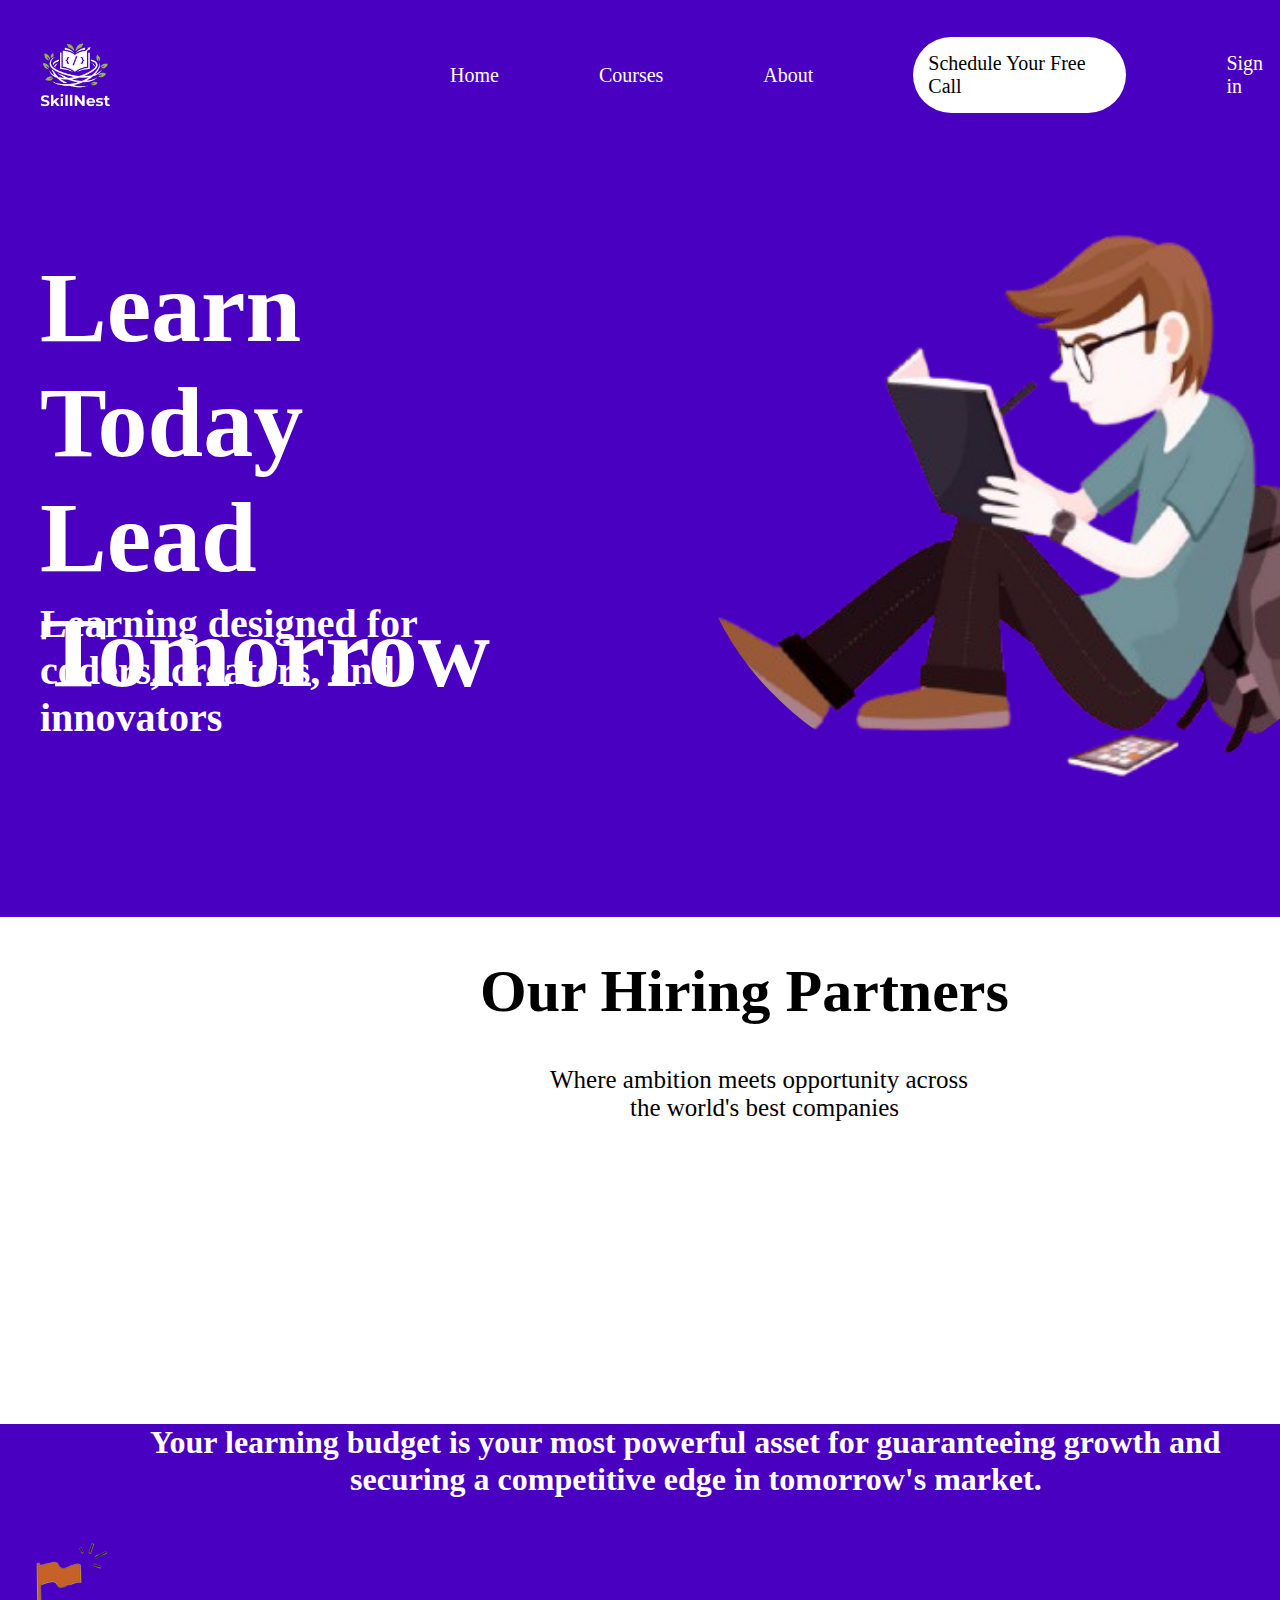
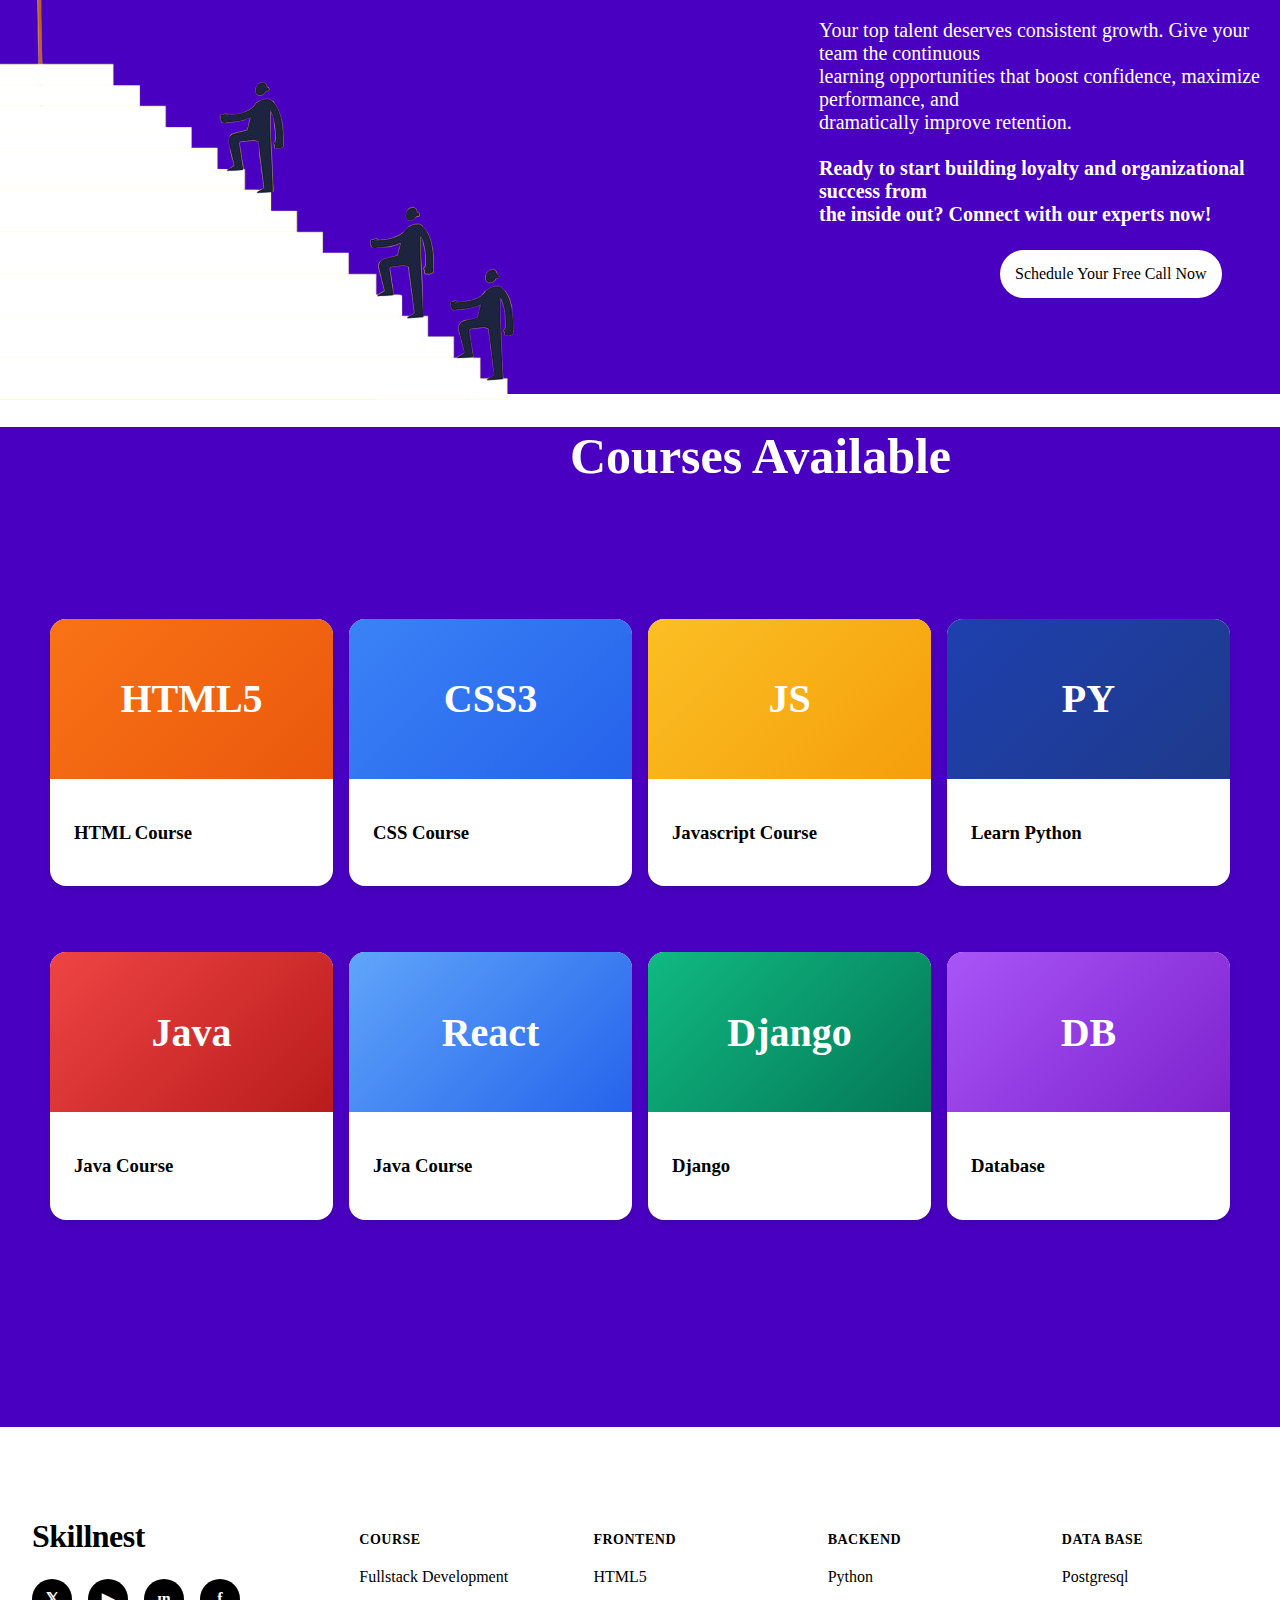
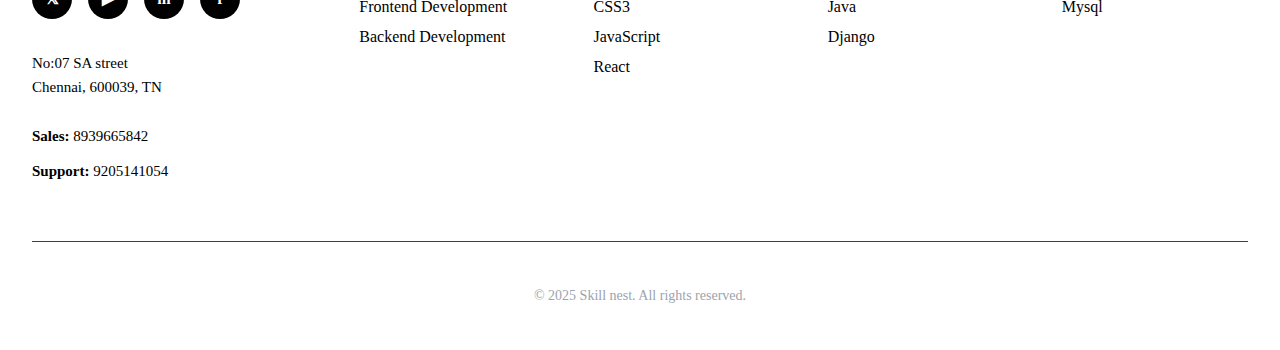
<file: index.html>
<!DOCTYPE html>
<html lang="en">
<head>
    <meta charset="UTF-8">
    <meta name="viewport" content="width=device-width, initial-scale=1.0">
    <title>Document</title>
    <link rel="stylesheet" href="index.css">
</head>
<body>
  
       <div class="class">
        <div class="navbar">
            <img class="logo" src="assests/Gemini_Generated_Image_x40bmax40bmax40b-removebg-preview.png" alt="logo image">
            <a class="firsta" href="#">Home</a>
            <a  href="Courses">Courses</a>
            <a href="/pages/about.html">About</a>
            <a class="fcall" href="/pages/call.html"><span class="call">Schedule Your Free Call</span></a>
            <a class="Signin" href="pages/login.html">Sign in</a>
        </div>
   
    
        <div class="maintag">
            <h1 class="tagline">Learn Today <br> Lead Tomorrow</h1>
            <img src="/assests/study-digital-art-mdvztdvpqpto6n63-removebg-preview.png" alt="">
        </div>
        <h1 class="subtag">Learning designed for <br> coders, creators, and <br>innovators</h1>
    </div>
    <div class="hiring">
        <h1 class="hire">Our Hiring Partners</h1>
        <p class="hirep">Where ambition meets opportunity across <br> <span class="hirespace">the world's best companies</span></p>
    </div>

    <div class="wapper">
        <img class="item item1" src="/assests/kula.png" alt="">
        <img class="item item2" src="/assests/kiss.png" alt="">
        <img class="item item3" src="/assests/lumel.png" alt="">
        <img class="item item4" src="/assests/box.png" alt="">
        <img class="item item5" src="/assests/agni.png" alt="">
        <img class="item item6" src="/assests/maxy.png" alt="">
        <img class="item item7" src="/assests/invi.png" alt="">
        <img class="item item8" src="/assests/super.png" alt="">

    </div>

        <div class="wapper-d">
        <img class="itemd item1d" src="/assests/kula.png" alt="">
        <img class="itemd item2d" src="/assests/kiss.png" alt="">
        <img class="itemd item3d" src="/assests/lumel.png" alt="">
        <img class="itemd item4d" src="/assests/box.png" alt="">
        <img class="itemd item5d" src="/assests/agni.png" alt="">
        <img class="itemd item6d" src="/assests/maxy.png" alt="">
        <img class="itemd item7d" src="/assests/invi.png" alt="">
        <img class="itemd item8d" src="/assests/super.png" alt="">

    </div>

    <div class="step">
        <h1 class="quote" > Your learning budget is your most powerful asset for guaranteeing growth and <br><span> securing a competitive  edge in tomorrow's  market. </span></h1>
        <div class="flex">
            <img src="/assests/Screenshot_2025-11-01_173402-removebg-preview.png" alt="">
            <p>Your top talent deserves consistent growth. Give your team the continuous <br> learning opportunities that boost confidence, maximize performance, and <br>dramatically improve retention. <br><br>
 <b> Ready to start building loyalty and organizational success from <br>the inside out? Connect with our experts now! </b></p>
        </div>
          <a class="fcall scall"  href="/pages/call.html"><span class="call">Schedule Your Free Call Now</span></a>
    </div>

    <div id="course-a" class="course">
        <h1 class="titlecourse">Courses Available</h1>
       
   
  
            <div class="courses-grid">
                <div class="course-card">
                    <div class="course-header html">HTML5</div>
                    <div class="course-body">
                        <h3 class="course-title">HTML Course</h3>
                     
                    </div>
                </div>

                <div class="course-card">
                    <div class="course-header css">CSS3</div>
                    <div class="course-body">
                        <h3 class="course-title">CSS Course</h3>
                       
                    </div>
                </div>

                <div class="course-card">
                    <div class="course-header js">JS</div>
                    <div class="course-body">
                        <h3 class="course-title">Javascript Course</h3>
                       
                    </div>
                </div>

                <div class="course-card">
                    <div class="course-header python">PY</div>
                    <div class="course-body">
                        <h3 class="course-title">Learn Python</h3>
                     
                    </div>
                </div>
                 <div class="course-card">
                    <div class="course-header java">Java</div>
                    <div class="course-body">
                        <h3 class="course-title">Java Course</h3>
                       
                    </div>
                </div>

                 <div class="course-card">
                    <div class="course-header React">React</div>
                    <div class="course-body">
                        <h3 class="course-title">Java Course</h3>
                       
                    </div>
                </div>

                 <div class="course-card">
                    <div class="course-header Django">Django</div>
                    <div class="course-body">
                        <h3 class="course-title">Django</h3>
                       
                    </div>
                </div>

                 <div class="course-card">
                    <div class="course-header DB">DB</div>
                    <div class="course-body">
                        <h3 class="course-title">Database</h3>
                       
                    </div>
                </div>
                 </div>
                 
    <footer class="footer">
        <div class="footer-container">
            <div class="footer-grid">
    
                <div class="footer-brand">
                    <div class="brand-logo">Skillnest</div>
                    
                    <div class="social-icons">
                        <a href="#" class="social-icon" >&#120143;</a>
                        <a href="#" class="social-icon" >&#9654;</a>
                        <a href="#" class="social-icon" >&#618&#110;</a>
                        <a href="#" class="social-icon" >&#102;</a>
                        
                    </div>

                    <div class="footer-address">
                        No:07 SA street<br>
                        Chennai, 600039, TN
                    </div>

                    <div class="footer-contact">
                        <div>
                            <span class="contact-label">Sales:</span>
                            <span class="contact-value">8939665842</span>
                        </div>
                        <div>
                            <span class="contact-label">Support:</span>
                            <span class="contact-value">9205141054</span>
                        </div>
                    </div>
                </div>

      
                <div class="footer-column">
                    <h3>course</h3>
                    <ul class="footer-links">
                        <li>Fullstack Development</li>
                        <li>Frontend Development</li>
                        <li>Backend Development</li>
                    </ul>
                </div>

                <div class="footer-column">
                    <h3>Frontend</h3>
                    <ul class="footer-links">
                        <li>HTML5</li>
                        <li>CSS3</li>
                        <li>JavaScript</li>
                        <li>React</li>
                       
                    </ul>
                </div>

                <div class="footer-column">
                    <h3>Backend</h3>
                    <ul class="footer-links">
                        <li>Python</li>
                        <li>Java</li>
                        <li>Django</li>
                    </ul>

              
                </div>
                <div class="footer-column">
                    <h3>Data base</h3>
                    <ul class="footer-links">
                        <li>Postgresql</li>
                        <li>Mysql</li>
                    </ul>

                </div>
            </div>

          
            <div class="footer-bottom">
                <p>&copy; 2025 Skill nest. All rights reserved.</p>
            </div>
        </div>
    </footer>

</body>
</html>
</file>
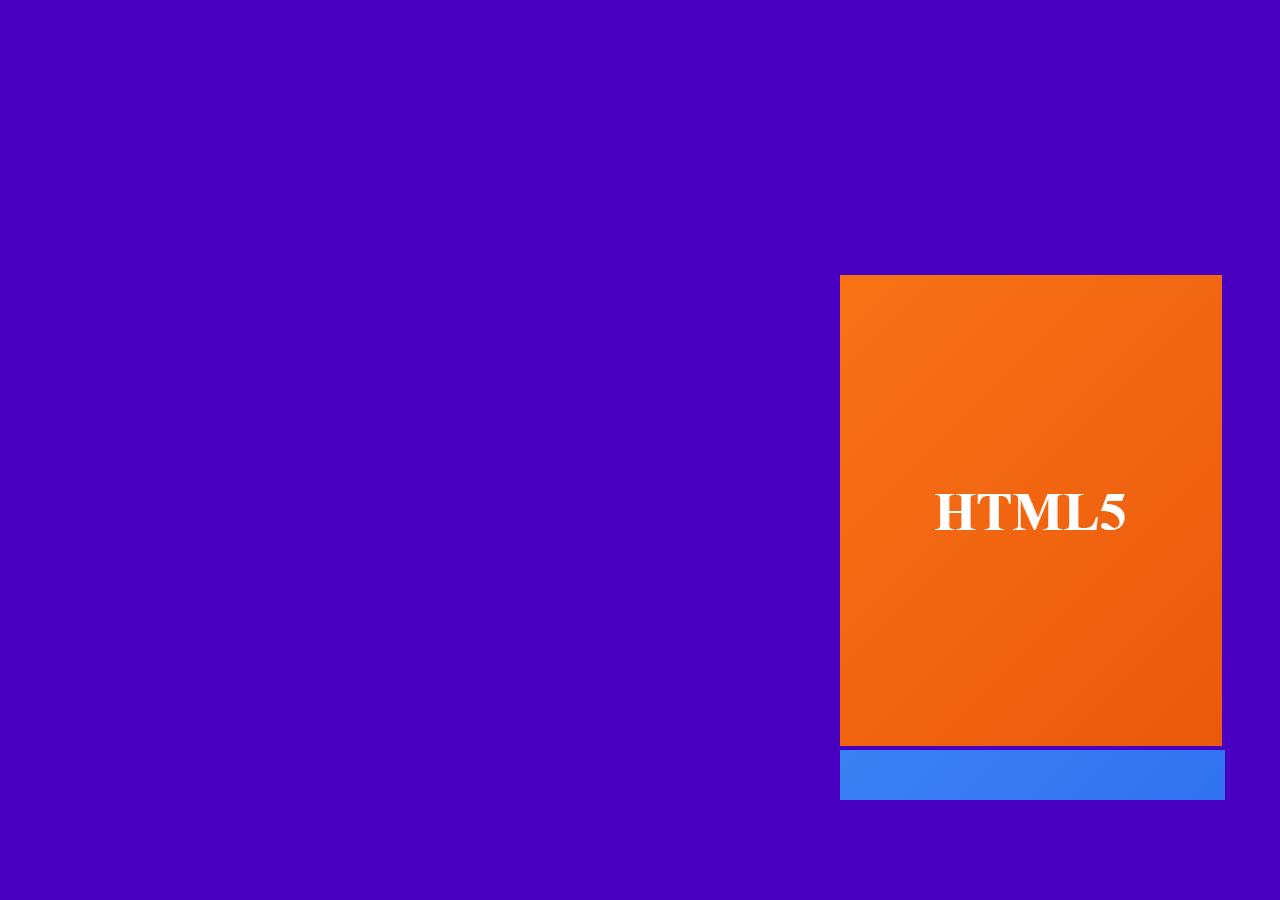
<file: pages/2.html>
<!DOCTYPE html>
<html lang="en">
<head>
    <meta charset="UTF-8">
    <meta name="viewport" content="width=device-width, initial-scale=1.0">
    <title>3D Slider</title>
    <link rel="stylesheet" href="/css/2.css">
    <style>
        html, body {
            height: 100%;
            margin: 0;
            padding: 0;
            background-color:#4900c1;
        }
    </style>
</head>
<body>
    <div class="banner">
        <div class="slider">
            <div class="item" style="--position: 1; --quantity: 8;"><img src="/assests/html.png" alt="HTML"></div>
            <div class="item" style="--position: 2; --quantity: 8;"><img src="/assests/css.png" alt="CSS"></div>
            <div class="item" style="--position: 3; --quantity: 8;"><img src="/assests/js.png" alt="JavaScript"></div>
            <div class="item" style="--position: 4; --quantity: 8;"><img src="/assests/py.png" alt="Python"></div>
            <div class="item" style="--position: 5; --quantity: 8;"><img src="/assests/java.png" alt="Java"></div>
            <div class="item" style="--position: 6; --quantity: 8;"><img src="/assests/react.png" alt="React"></div>
            <div class="item" style="--position: 7; --quantity: 8;"><img src="/assests/dj.png" alt="Django"></div>
            <div class="item" style="--position: 8; --quantity: 8;"><img src="/assests/db.png" alt="Database"></div>
        </div>
    </div>
</body>
</html>
</file>
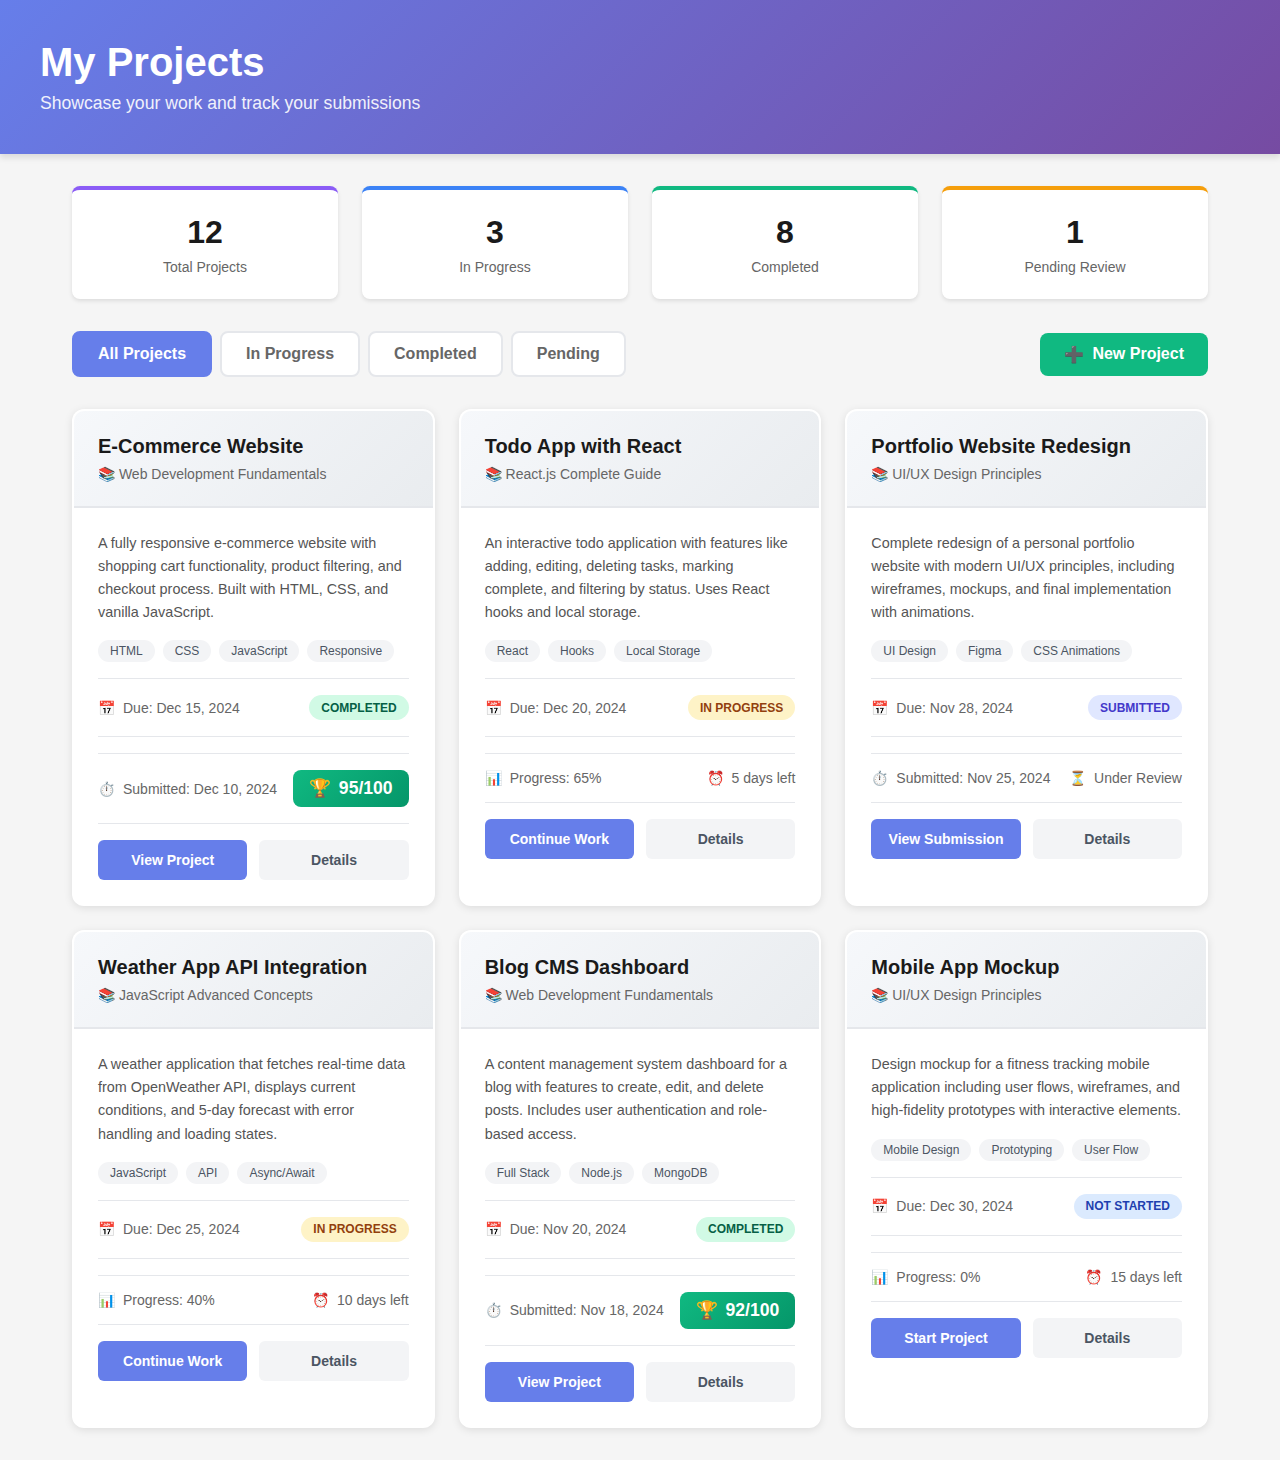
<file: pages/4.html>
<!DOCTYPE html>
<html lang="en">
<head>
    <meta charset="UTF-8">
    <meta name="viewport" content="width=device-width, initial-scale=1.0">
    <title>My Projects - LMS Student Portal</title>
    <style>
        * {
            margin: 0;
            padding: 0;
            box-sizing: border-box;
        }

        body {
            font-family: 'Segoe UI', Tahoma, Geneva, Verdana, sans-serif;
            background-color: #f5f5f5;
            color: #333;
        }

        .header {
            background: linear-gradient(135deg, #667eea 0%, #764ba2 100%);
            color: #fff;
            padding: 2.5rem 2rem;
            box-shadow: 0 4px 6px rgba(0,0,0,0.1);
        }

        .header-content {
            max-width: 1200px;
            margin: 0 auto;
        }

        .header h1 {
            font-size: 2.5rem;
            margin-bottom: 0.5rem;
        }

        .header p {
            font-size: 1.1rem;
            opacity: 0.9;
        }

        .container {
            max-width: 1200px;
            margin: 0 auto;
            padding: 2rem;
        }

        .action-bar {
            display: flex;
            justify-content: space-between;
            align-items: center;
            margin-bottom: 2rem;
            flex-wrap: wrap;
            gap: 1rem;
        }

        .filter-tabs {
            display: flex;
            gap: 0.5rem;
            flex-wrap: wrap;
        }

        .filter-btn {
            padding: 0.75rem 1.5rem;
            border: 2px solid #e5e7eb;
            background: #fff;
            color: #666;
            border-radius: 8px;
            font-weight: 600;
            cursor: pointer;
            transition: all 0.3s;
            text-decoration: none;
            display: inline-block;
        }

        .filter-btn:hover {
            border-color: #667eea;
            color: #667eea;
        }

        .filter-btn.active {
            background: #667eea;
            color: #fff;
            border-color: #667eea;
        }

        .new-project-btn {
            padding: 0.75rem 1.5rem;
            background: #10b981;
            color: #fff;
            border-radius: 8px;
            font-weight: 600;
            text-decoration: none;
            display: inline-flex;
            align-items: center;
            gap: 0.5rem;
            transition: background 0.3s;
        }

        .new-project-btn:hover {
            background: #059669;
        }

        .stats-row {
            display: grid;
            grid-template-columns: repeat(auto-fit, minmax(200px, 1fr));
            gap: 1.5rem;
            margin-bottom: 2rem;
        }

        .stat-box {
            background: #fff;
            padding: 1.5rem;
            border-radius: 8px;
            box-shadow: 0 2px 4px rgba(0,0,0,0.1);
            text-align: center;
            border-top: 4px solid;
        }

        .stat-box.purple { border-top-color: #8b5cf6; }
        .stat-box.blue { border-top-color: #3b82f6; }
        .stat-box.green { border-top-color: #10b981; }
        .stat-box.orange { border-top-color: #f59e0b; }

        .stat-box h3 {
            font-size: 2rem;
            color: #1a1a1a;
            margin-bottom: 0.5rem;
        }

        .stat-box p {
            color: #666;
            font-size: 0.875rem;
        }

        .projects-grid {
            display: grid;
            grid-template-columns: repeat(auto-fill, minmax(320px, 1fr));
            gap: 1.5rem;
        }

        .project-card {
            background: #fff;
            border-radius: 12px;
            overflow: hidden;
            box-shadow: 0 2px 8px rgba(0,0,0,0.1);
            transition: all 0.3s;
            border: 2px solid transparent;
        }

        .project-card:hover {
            transform: translateY(-4px);
            box-shadow: 0 8px 16px rgba(0,0,0,0.15);
            border-color: #667eea;
        }

        .project-header {
            padding: 1.5rem;
            background: linear-gradient(135deg, #f6f8fb 0%, #e9ecef 100%);
            border-bottom: 2px solid #e5e7eb;
        }

        .project-title {
            font-size: 1.25rem;
            font-weight: 700;
            color: #1a1a1a;
            margin-bottom: 0.5rem;
        }

        .project-course {
            color: #666;
            font-size: 0.875rem;
            display: flex;
            align-items: center;
            gap: 0.5rem;
        }

        .project-body {
            padding: 1.5rem;
        }

        .project-description {
            color: #555;
            font-size: 0.9rem;
            line-height: 1.6;
            margin-bottom: 1rem;
        }

        .project-meta {
            display: flex;
            justify-content: space-between;
            align-items: center;
            padding: 1rem 0;
            border-top: 1px solid #e5e7eb;
            border-bottom: 1px solid #e5e7eb;
            margin-bottom: 1rem;
            font-size: 0.875rem;
        }

        .meta-item {
            display: flex;
            align-items: center;
            gap: 0.5rem;
            color: #666;
        }

        .status-badge {
            display: inline-block;
            padding: 0.35rem 0.75rem;
            border-radius: 20px;
            font-size: 0.75rem;
            font-weight: 700;
            text-transform: uppercase;
        }

        .status-completed {
            background: #d1fae5;
            color: #065f46;
        }

        .status-progress {
            background: #fef3c7;
            color: #92400e;
        }

        .status-pending {
            background: #dbeafe;
            color: #1e40af;
        }

        .status-submitted {
            background: #e0e7ff;
            color: #4338ca;
        }

        .project-tags {
            display: flex;
            flex-wrap: wrap;
            gap: 0.5rem;
            margin-bottom: 1rem;
        }

        .tag {
            padding: 0.25rem 0.75rem;
            background: #f3f4f6;
            color: #4b5563;
            border-radius: 12px;
            font-size: 0.75rem;
            font-weight: 500;
        }

        .project-footer {
            display: flex;
            gap: 0.75rem;
        }

        .btn {
            flex: 1;
            padding: 0.75rem;
            border-radius: 6px;
            text-align: center;
            text-decoration: none;
            font-weight: 600;
            font-size: 0.875rem;
            transition: all 0.3s;
        }

        .btn-primary {
            background: #667eea;
            color: #fff;
        }

        .btn-primary:hover {
            background: #5568d3;
        }

        .btn-secondary {
            background: #f3f4f6;
            color: #4b5563;
        }

        .btn-secondary:hover {
            background: #e5e7eb;
        }

        .grade-badge {
            display: inline-flex;
            align-items: center;
            gap: 0.5rem;
            padding: 0.5rem 1rem;
            background: linear-gradient(135deg, #10b981 0%, #059669 100%);
            color: #fff;
            border-radius: 8px;
            font-weight: 700;
            font-size: 1.1rem;
        }

        .empty-state {
            text-align: center;
            padding: 4rem 2rem;
            background: #fff;
            border-radius: 12px;
            box-shadow: 0 2px 4px rgba(0,0,0,0.1);
        }

        .empty-state-icon {
            font-size: 4rem;
            margin-bottom: 1rem;
        }

        .empty-state h3 {
            font-size: 1.5rem;
            color: #1a1a1a;
            margin-bottom: 0.5rem;
        }

        .empty-state p {
            color: #666;
            margin-bottom: 1.5rem;
        }

        @media (max-width: 768px) {
            .header {
                padding: 2rem 1rem;
            }

            .header h1 {
                font-size: 1.75rem;
            }

            .container {
                padding: 1rem;
            }

            .action-bar {
                flex-direction: column;
                align-items: stretch;
            }

            .filter-tabs {
                justify-content: center;
            }

            .projects-grid {
                grid-template-columns: 1fr;
            }

            .stats-row {
                grid-template-columns: repeat(2, 1fr);
            }
        }
    </style>
</head>
<body>
    <!-- Header -->
    <div class="header">
        <div class="header-content">
            <h1>My Projects</h1>
            <p>Showcase your work and track your submissions</p>
        </div>
    </div>

    <!-- Main Container -->
    <div class="container">
        <!-- Stats Row -->
        <div class="stats-row">
            <div class="stat-box purple">
                <h3>12</h3>
                <p>Total Projects</p>
            </div>
            <div class="stat-box blue">
                <h3>3</h3>
                <p>In Progress</p>
            </div>
            <div class="stat-box green">
                <h3>8</h3>
                <p>Completed</p>
            </div>
            <div class="stat-box orange">
                <h3>1</h3>
                <p>Pending Review</p>
            </div>
        </div>

        <!-- Action Bar -->
        <div class="action-bar">
            <div class="filter-tabs">
                <a href="#all" class="filter-btn active">All Projects</a>
                <a href="#progress" class="filter-btn">In Progress</a>
                <a href="#completed" class="filter-btn">Completed</a>
                <a href="#pending" class="filter-btn">Pending</a>
            </div>
            <a href="#new" class="new-project-btn">
                <span>➕</span>
                <span>New Project</span>
            </a>
        </div>

        <!-- Projects Grid -->
        <div class="projects-grid">
            <!-- Project Card 1 -->
            <div class="project-card">
                <div class="project-header">
                    <h3 class="project-title">E-Commerce Website</h3>
                    <p class="project-course">📚 Web Development Fundamentals</p>
                </div>
                <div class="project-body">
                    <p class="project-description">
                        A fully responsive e-commerce website with shopping cart functionality, product filtering, and checkout process. Built with HTML, CSS, and vanilla JavaScript.
                    </p>
                    
                    <div class="project-tags">
                        <span class="tag">HTML</span>
                        <span class="tag">CSS</span>
                        <span class="tag">JavaScript</span>
                        <span class="tag">Responsive</span>
                    </div>

                    <div class="project-meta">
                        <div class="meta-item">
                            <span>📅</span>
                            <span>Due: Dec 15, 2024</span>
                        </div>
                        <span class="status-badge status-completed">Completed</span>
                    </div>

                    <div class="project-meta">
                        <div class="meta-item">
                            <span>⏱️</span>
                            <span>Submitted: Dec 10, 2024</span>
                        </div>
                        <div class="grade-badge">
                            <span>🏆</span>
                            <span>95/100</span>
                        </div>
                    </div>

                    <div class="project-footer">
                        <a href="#view" class="btn btn-primary">View Project</a>
                        <a href="#details" class="btn btn-secondary">Details</a>
                    </div>
                </div>
            </div>

            <!-- Project Card 2 -->
            <div class="project-card">
                <div class="project-header">
                    <h3 class="project-title">Todo App with React</h3>
                    <p class="project-course">📚 React.js Complete Guide</p>
                </div>
                <div class="project-body">
                    <p class="project-description">
                        An interactive todo application with features like adding, editing, deleting tasks, marking complete, and filtering by status. Uses React hooks and local storage.
                    </p>
                    
                    <div class="project-tags">
                        <span class="tag">React</span>
                        <span class="tag">Hooks</span>
                        <span class="tag">Local Storage</span>
                    </div>

                    <div class="project-meta">
                        <div class="meta-item">
                            <span>📅</span>
                            <span>Due: Dec 20, 2024</span>
                        </div>
                        <span class="status-badge status-progress">In Progress</span>
                    </div>

                    <div class="project-meta">
                        <div class="meta-item">
                            <span>📊</span>
                            <span>Progress: 65%</span>
                        </div>
                        <div class="meta-item">
                            <span>⏰</span>
                            <span>5 days left</span>
                        </div>
                    </div>

                    <div class="project-footer">
                        <a href="#continue" class="btn btn-primary">Continue Work</a>
                        <a href="#details" class="btn btn-secondary">Details</a>
                    </div>
                </div>
            </div>

            <!-- Project Card 3 -->
            <div class="project-card">
                <div class="project-header">
                    <h3 class="project-title">Portfolio Website Redesign</h3>
                    <p class="project-course">📚 UI/UX Design Principles</p>
                </div>
                <div class="project-body">
                    <p class="project-description">
                        Complete redesign of a personal portfolio website with modern UI/UX principles, including wireframes, mockups, and final implementation with animations.
                    </p>
                    
                    <div class="project-tags">
                        <span class="tag">UI Design</span>
                        <span class="tag">Figma</span>
                        <span class="tag">CSS Animations</span>
                    </div>

                    <div class="project-meta">
                        <div class="meta-item">
                            <span>📅</span>
                            <span>Due: Nov 28, 2024</span>
                        </div>
                        <span class="status-badge status-submitted">Submitted</span>
                    </div>

                    <div class="project-meta">
                        <div class="meta-item">
                            <span>⏱️</span>
                            <span>Submitted: Nov 25, 2024</span>
                        </div>
                        <div class="meta-item">
                            <span>⏳</span>
                            <span>Under Review</span>
                        </div>
                    </div>

                    <div class="project-footer">
                        <a href="#view" class="btn btn-primary">View Submission</a>
                        <a href="#details" class="btn btn-secondary">Details</a>
                    </div>
                </div>
            </div>

            <!-- Project Card 4 -->
            <div class="project-card">
                <div class="project-header">
                    <h3 class="project-title">Weather App API Integration</h3>
                    <p class="project-course">📚 JavaScript Advanced Concepts</p>
                </div>
                <div class="project-body">
                    <p class="project-description">
                        A weather application that fetches real-time data from OpenWeather API, displays current conditions, and 5-day forecast with error handling and loading states.
                    </p>
                    
                    <div class="project-tags">
                        <span class="tag">JavaScript</span>
                        <span class="tag">API</span>
                        <span class="tag">Async/Await</span>
                    </div>

                    <div class="project-meta">
                        <div class="meta-item">
                            <span>📅</span>
                            <span>Due: Dec 25, 2024</span>
                        </div>
                        <span class="status-badge status-progress">In Progress</span>
                    </div>

                    <div class="project-meta">
                        <div class="meta-item">
                            <span>📊</span>
                            <span>Progress: 40%</span>
                        </div>
                        <div class="meta-item">
                            <span>⏰</span>
                            <span>10 days left</span>
                        </div>
                    </div>

                    <div class="project-footer">
                        <a href="#continue" class="btn btn-primary">Continue Work</a>
                        <a href="#details" class="btn btn-secondary">Details</a>
                    </div>
                </div>
            </div>

            <!-- Project Card 5 -->
            <div class="project-card">
                <div class="project-header">
                    <h3 class="project-title">Blog CMS Dashboard</h3>
                    <p class="project-course">📚 Web Development Fundamentals</p>
                </div>
                <div class="project-body">
                    <p class="project-description">
                        A content management system dashboard for a blog with features to create, edit, and delete posts. Includes user authentication and role-based access.
                    </p>
                    
                    <div class="project-tags">
                        <span class="tag">Full Stack</span>
                        <span class="tag">Node.js</span>
                        <span class="tag">MongoDB</span>
                    </div>

                    <div class="project-meta">
                        <div class="meta-item">
                            <span>📅</span>
                            <span>Due: Nov 20, 2024</span>
                        </div>
                        <span class="status-badge status-completed">Completed</span>
                    </div>

                    <div class="project-meta">
                        <div class="meta-item">
                            <span>⏱️</span>
                            <span>Submitted: Nov 18, 2024</span>
                        </div>
                        <div class="grade-badge">
                            <span>🏆</span>
                            <span>92/100</span>
                        </div>
                    </div>

                    <div class="project-footer">
                        <a href="#view" class="btn btn-primary">View Project</a>
                        <a href="#details" class="btn btn-secondary">Details</a>
                    </div>
                </div>
            </div>

            <!-- Project Card 6 -->
            <div class="project-card">
                <div class="project-header">
                    <h3 class="project-title">Mobile App Mockup</h3>
                    <p class="project-course">📚 UI/UX Design Principles</p>
                </div>
                <div class="project-body">
                    <p class="project-description">
                        Design mockup for a fitness tracking mobile application including user flows, wireframes, and high-fidelity prototypes with interactive elements.
                    </p>
                    
                    <div class="project-tags">
                        <span class="tag">Mobile Design</span>
                        <span class="tag">Prototyping</span>
                        <span class="tag">User Flow</span>
                    </div>

                    <div class="project-meta">
                        <div class="meta-item">
                            <span>📅</span>
                            <span>Due: Dec 30, 2024</span>
                        </div>
                        <span class="status-badge status-pending">Not Started</span>
                    </div>

                    <div class="project-meta">
                        <div class="meta-item">
                            <span>📊</span>
                            <span>Progress: 0%</span>
                        </div>
                        <div class="meta-item">
                            <span>⏰</span>
                            <span>15 days left</span>
                        </div>
                    </div>

                    <div class="project-footer">
                        <a href="#start" class="btn btn-primary">Start Project</a>
                        <a href="#details" class="btn btn-secondary">Details</a>
                    </div>
                </div>
            </div>
        </div>
    </div>
</body>
</html>
</file>
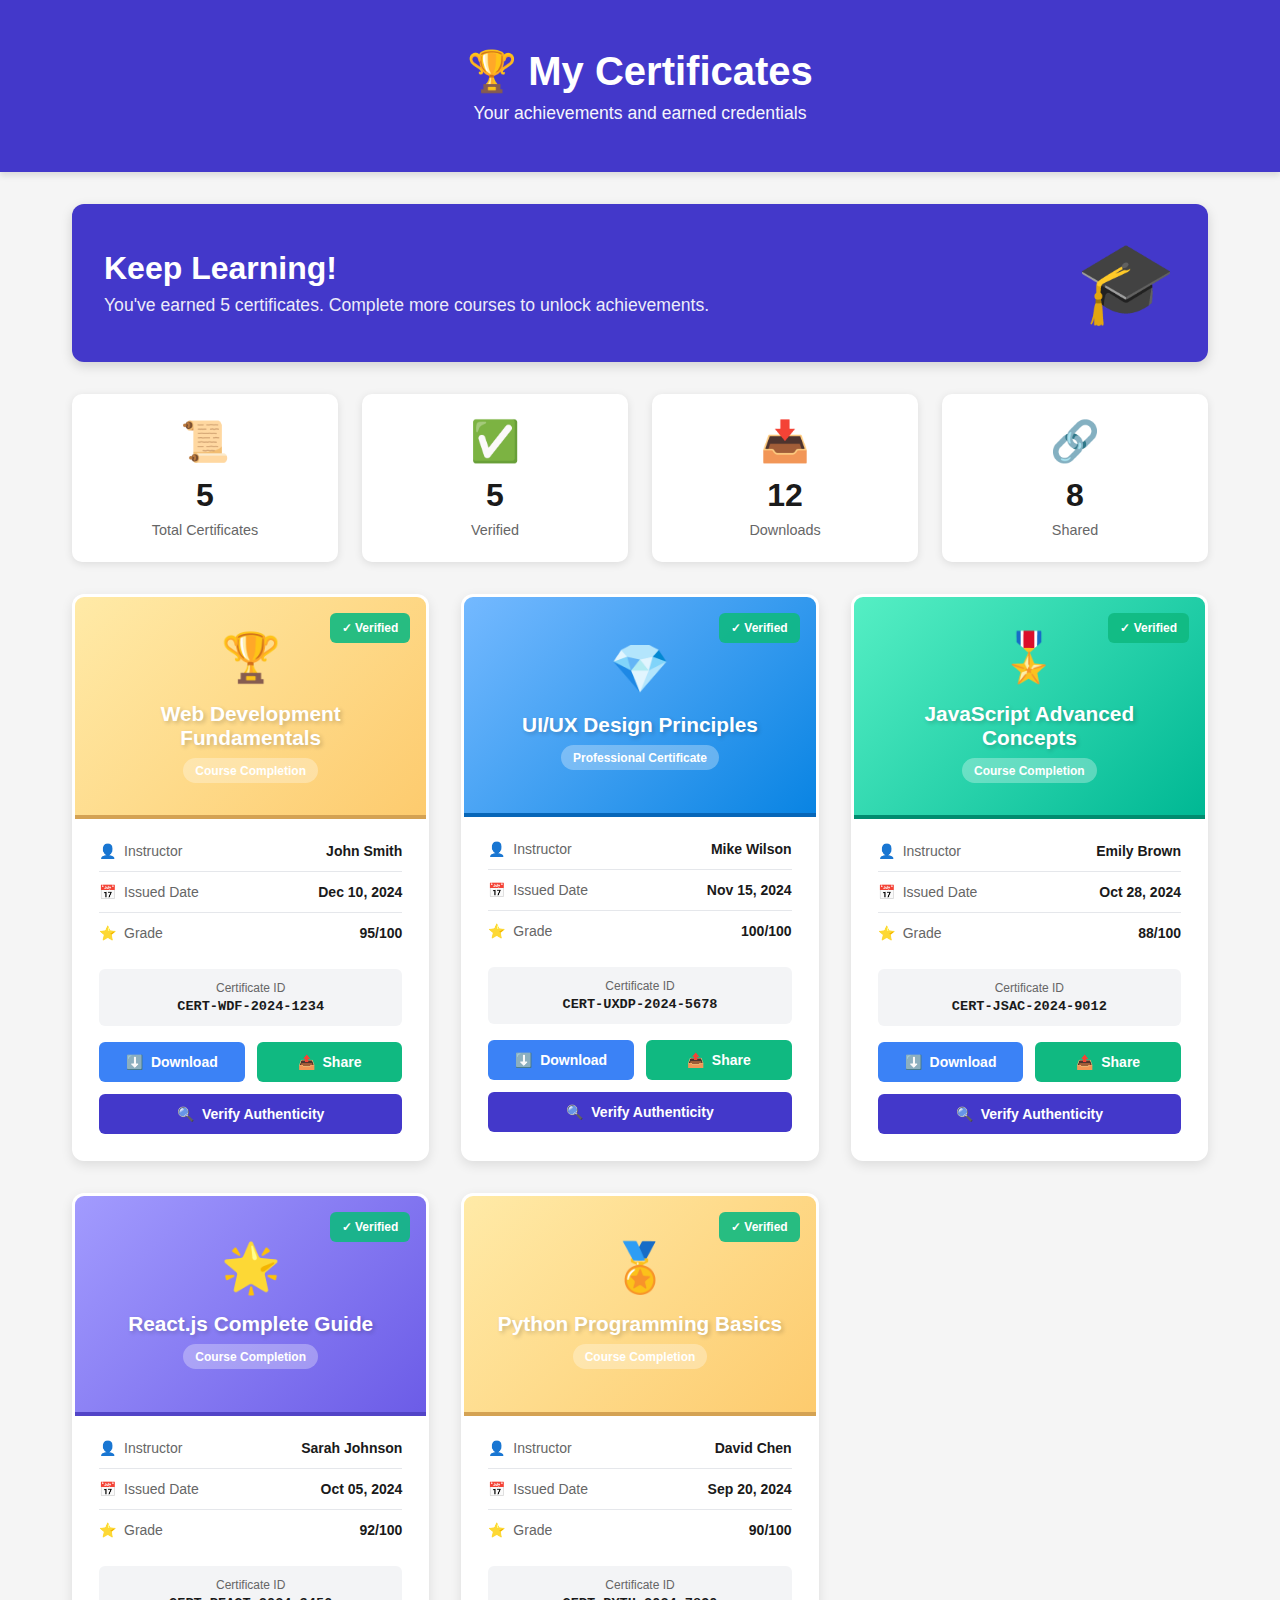
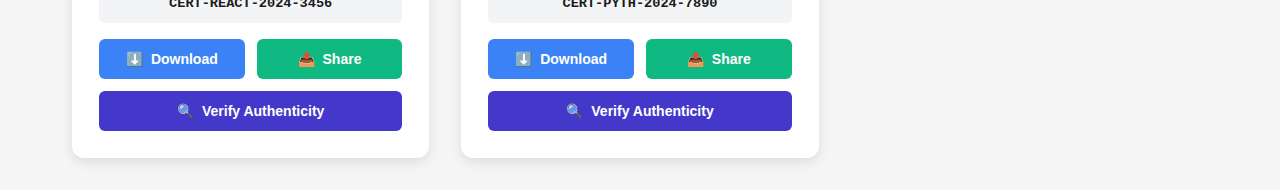
<file: pages/5.html>
<!DOCTYPE html>
<html lang="en">
<head>
    <meta charset="UTF-8">
    <meta name="viewport" content="width=device-width, initial-scale=1.0">
    <title>My Certificates - LMS Student Portal</title>
    <style>
        * {
            margin: 0;
            padding: 0;
            box-sizing: border-box;
        }

        body {
            font-family: 'Segoe UI', Tahoma, Geneva, Verdana, sans-serif;
            background-color: #f5f5f5;
            color: #333;
        }

        .header {
            background-color: #4338ca;
            color: #fff;
            padding: 3rem 2rem;
            box-shadow: 0 4px 6px rgba(0,0,0,0.1);
            text-align: center;
        }

        .header h1 {
            font-size: 2.5rem;
            margin-bottom: 0.5rem;
        }

        .header p {
            font-size: 1.1rem;
            opacity: 0.95;
        }

        .container {
            max-width: 1200px;
            margin: 0 auto;
            padding: 2rem;
        }

        .achievement-banner {
            background-color: #4338ca;
            color: #fff;
            padding: 2rem;
            border-radius: 12px;
            margin-bottom: 2rem;
            display: flex;
            justify-content: space-between;
            align-items: center;
            box-shadow: 0 4px 12px rgba(0,0,0,0.15);
        }

        .achievement-content h2 {
            font-size: 2rem;
            margin-bottom: 0.5rem;
        }

        .achievement-content p {
            font-size: 1.1rem;
            opacity: 0.9;
        }

        .achievement-icon {
            font-size: 5rem;
        }

        .stats-grid {
            display: grid;
            grid-template-columns: repeat(auto-fit, minmax(220px, 1fr));
            gap: 1.5rem;
            margin-bottom: 2rem;
        }

        .stat-card {
            background: #fff;
            padding: 1.5rem;
            border-radius: 10px;
            box-shadow: 0 2px 8px rgba(0,0,0,0.1);
            text-align: center;
            transition: transform 0.3s;
        }

        .stat-card:hover {
            transform: translateY(-5px);
        }

        .stat-icon {
            font-size: 2.5rem;
            margin-bottom: 0.75rem;
        }

        .stat-number {
            font-size: 2rem;
            font-weight: 700;
            color: #1a1a1a;
            margin-bottom: 0.5rem;
        }

        .stat-label {
            color: #666;
            font-size: 0.9rem;
        }


        .certificates-grid {
            display: grid;
            grid-template-columns: repeat(auto-fill, minmax(350px, 1fr));
            gap: 2rem;
        }

        .certificate-card {
            background: #fff;
            border-radius: 12px;
            overflow: hidden;
            box-shadow: 0 4px 12px rgba(0,0,0,0.1);
            transition: all 0.3s;
            border: 3px solid transparent;
        }

        .certificate-card:hover {
            transform: translateY(-8px);
            box-shadow: 0 8px 24px rgba(0,0,0,0.15);
            border-color: #f093fb;
        }

        .certificate-preview {
            position: relative;
            background: linear-gradient(135deg, #ffeaa7 0%, #fdcb6e 100%);
            padding: 2rem;
            min-height: 220px;
            display: flex;
            flex-direction: column;
            justify-content: center;
            align-items: center;
            text-align: center;
            border-bottom: 4px solid #d4a253;
        }

        .certificate-preview.blue {
            background: linear-gradient(135deg, #74b9ff 0%, #0984e3 100%);
            border-bottom-color: #0766b8;
        }

        .certificate-preview.green {
            background: linear-gradient(135deg, #55efc4 0%, #00b894 100%);
            border-bottom-color: #008c6f;
        }

        .certificate-preview.purple {
            background: linear-gradient(135deg, #a29bfe 0%, #6c5ce7 100%);
            border-bottom-color: #5244c7;
        }

        .certificate-badge {
            font-size: 3rem;
            margin-bottom: 1rem;
            animation: pulse 2s infinite;
        }

        @keyframes pulse {
            0%, 100% { transform: scale(1); }
            50% { transform: scale(1.1); }
        }

        .certificate-title {
            font-size: 1.3rem;
            font-weight: 700;
            color: #fff;
            text-shadow: 2px 2px 4px rgba(0,0,0,0.2);
            margin-bottom: 0.5rem;
        }

        .certificate-type {
            background: rgba(255,255,255,0.3);
            color: #fff;
            padding: 0.35rem 0.75rem;
            border-radius: 20px;
            font-size: 0.75rem;
            font-weight: 600;
        }

        .certificate-body {
            padding: 1.5rem;
        }

        .certificate-info {
            margin-bottom: 1rem;
        }

        .info-row {
            display: flex;
            justify-content: space-between;
            margin-bottom: 0.75rem;
            padding-bottom: 0.75rem;
            border-bottom: 1px solid #e5e7eb;
        }

        .info-row:last-child {
            border-bottom: none;
            margin-bottom: 0;
        }

        .info-label {
            color: #666;
            font-size: 0.875rem;
            display: flex;
            align-items: center;
            gap: 0.5rem;
        }

        .info-value {
            color: #1a1a1a;
            font-weight: 600;
            font-size: 0.875rem;
        }

        .certificate-id {
            background: #f3f4f6;
            padding: 0.75rem;
            border-radius: 6px;
            margin-bottom: 1rem;
            text-align: center;
        }

        .certificate-id-label {
            font-size: 0.75rem;
            color: #666;
            margin-bottom: 0.25rem;
        }

        .certificate-id-value {
            font-family: 'Courier New', monospace;
            font-size: 0.85rem;
            color: #1a1a1a;
            font-weight: 700;
        }

        .certificate-actions {
            display: grid;
            grid-template-columns: 1fr 1fr;
            gap: 0.75rem;
        }

        .action-btn {
            padding: 0.75rem;
            border-radius: 6px;
            text-align: center;
            text-decoration: none;
            font-weight: 600;
            font-size: 0.875rem;
            transition: all 0.3s;
            display: flex;
            align-items: center;
            justify-content: center;
            gap: 0.5rem;
        }

        .btn-download {
            background: #3b82f6;
            color: #fff;
        }

        .btn-download:hover {
            background: #2563eb;
        }

        .btn-share {
            background: #10b981;
            color: #fff;
        }

        .btn-share:hover {
            background: #059669;
        }

        .btn-verify {
            background: #4338ca;
            color: #fff;
            grid-column: 1 / -1;
        }

        .btn-verify:hover {
            background: #7c3aed;
        }

        .empty-state {
            text-align: center;
            padding: 4rem 2rem;
            background: #fff;
            border-radius: 12px;
            box-shadow: 0 2px 4px rgba(0,0,0,0.1);
        }

        .empty-icon {
            font-size: 5rem;
            margin-bottom: 1rem;
            opacity: 0.5;
        }

        .empty-state h3 {
            font-size: 1.5rem;
            color: #1a1a1a;
            margin-bottom: 0.5rem;
        }

        .empty-state p {
            color: #666;
            margin-bottom: 1.5rem;
        }

        .empty-state-btn {
            padding: 0.75rem 1.5rem;
            background: linear-gradient(135deg, #667eea 0%, #764ba2 100%);
            color: #fff;
            border-radius: 8px;
            font-weight: 600;
            text-decoration: none;
            display: inline-block;
        }

        .verified-badge {
            position: absolute;
            top: 1rem;
            right: 1rem;
            background: rgba(16, 185, 129, 0.9);
            color: #fff;
            padding: 0.5rem 0.75rem;
            border-radius: 6px;
            font-size: 0.75rem;
            font-weight: 700;
            display: flex;
            align-items: center;
            gap: 0.25rem;
        }

        @media (max-width: 768px) {
            .header {
                padding: 2rem 1rem;
            }

            .header h1 {
                font-size: 1.75rem;
            }

            .container {
                padding: 1rem;
            }

            .achievement-banner {
                flex-direction: column;
                text-align: center;
                gap: 1rem;
            }

            .achievement-content h2 {
                font-size: 1.5rem;
            }

            .filter-section {
                flex-direction: column;
                align-items: stretch;
            }

            .filter-tabs {
                justify-content: center;
            }

            .certificates-grid {
                grid-template-columns: 1fr;
            }

            .stats-grid {
                grid-template-columns: repeat(2, 1fr);
            }
        }
    </style>
</head>
<body>
 
    <div class="header">
        <h1>🏆 My Certificates</h1>
        <p>Your achievements and earned credentials</p>
    </div>

   
    <div class="container">
      
        <div class="achievement-banner">
            <div class="achievement-content">
                <h2>Keep Learning!</h2>
                <p>You've earned 5 certificates. Complete more courses to unlock achievements.</p>
            </div>
            <div class="achievement-icon">🎓</div>
        </div>


        <div class="stats-grid">
            <div class="stat-card">
                <div class="stat-icon">📜</div>
                <div class="stat-number">5</div>
                <div class="stat-label">Total Certificates</div>
            </div>
            <div class="stat-card">
                <div class="stat-icon">✅</div>
                <div class="stat-number">5</div>
                <div class="stat-label">Verified</div>
            </div>
            <div class="stat-card">
                <div class="stat-icon">📥</div>
                <div class="stat-number">12</div>
                <div class="stat-label">Downloads</div>
            </div>
            <div class="stat-card">
                <div class="stat-icon">🔗</div>
                <div class="stat-number">8</div>
                <div class="stat-label">Shared</div>
            </div>
        </div>

   
     

     
        <div class="certificates-grid">

            <div class="certificate-card">
                <div class="certificate-preview">
                    <div class="verified-badge">✓ Verified</div>
                    <div class="certificate-badge">🏆</div>
                    <h3 class="certificate-title">Web Development Fundamentals</h3>
                    <span class="certificate-type">Course Completion</span>
                </div>
                <div class="certificate-body">
                    <div class="certificate-info">
                        <div class="info-row">
                            <span class="info-label">
                                <span>👤</span>
                                Instructor
                            </span>
                            <span class="info-value">John Smith</span>
                        </div>
                        <div class="info-row">
                            <span class="info-label">
                                <span>📅</span>
                                Issued Date
                            </span>
                            <span class="info-value">Dec 10, 2024</span>
                        </div>
                        <div class="info-row">
                            <span class="info-label">
                                <span>⭐</span>
                                Grade
                            </span>
                            <span class="info-value">95/100</span>
                        </div>
                    </div>

                    <div class="certificate-id">
                        <div class="certificate-id-label">Certificate ID</div>
                        <div class="certificate-id-value">CERT-WDF-2024-1234</div>
                    </div>

                    <div class="certificate-actions">
                        <a href="#download" class="action-btn btn-download">
                            <span>⬇️</span>
                            <span>Download</span>
                        </a>
                        <a href="#share" class="action-btn btn-share">
                            <span>📤</span>
                            <span>Share</span>
                        </a>
                        <a href="#verify" class="action-btn btn-verify">
                            <span>🔍</span>
                            <span>Verify Authenticity</span>
                        </a>
                    </div>
                </div>
            </div>

    
            <div class="certificate-card">
                <div class="certificate-preview blue">
                    <div class="verified-badge">✓ Verified</div>
                    <div class="certificate-badge">💎</div>
                    <h3 class="certificate-title">UI/UX Design Principles</h3>
                    <span class="certificate-type">Professional Certificate</span>
                </div>
                <div class="certificate-body">
                    <div class="certificate-info">
                        <div class="info-row">
                            <span class="info-label">
                                <span>👤</span>
                                Instructor
                            </span>
                            <span class="info-value">Mike Wilson</span>
                        </div>
                        <div class="info-row">
                            <span class="info-label">
                                <span>📅</span>
                                Issued Date
                            </span>
                            <span class="info-value">Nov 15, 2024</span>
                        </div>
                        <div class="info-row">
                            <span class="info-label">
                                <span>⭐</span>
                                Grade
                            </span>
                            <span class="info-value">100/100</span>
                        </div>
                    </div>

                    <div class="certificate-id">
                        <div class="certificate-id-label">Certificate ID</div>
                        <div class="certificate-id-value">CERT-UXDP-2024-5678</div>
                    </div>

                    <div class="certificate-actions">
                        <a href="#download" class="action-btn btn-download">
                            <span>⬇️</span>
                            <span>Download</span>
                        </a>
                        <a href="#share" class="action-btn btn-share">
                            <span>📤</span>
                            <span>Share</span>
                        </a>
                        <a href="#verify" class="action-btn btn-verify">
                            <span>🔍</span>
                            <span>Verify Authenticity</span>
                        </a>
                    </div>
                </div>
            </div>

       
            <div class="certificate-card">
                <div class="certificate-preview green">
                    <div class="verified-badge">✓ Verified</div>
                    <div class="certificate-badge">🎖️</div>
                    <h3 class="certificate-title">JavaScript Advanced Concepts</h3>
                    <span class="certificate-type">Course Completion</span>
                </div>
                <div class="certificate-body">
                    <div class="certificate-info">
                        <div class="info-row">
                            <span class="info-label">
                                <span>👤</span>
                                Instructor
                            </span>
                            <span class="info-value">Emily Brown</span>
                        </div>
                        <div class="info-row">
                            <span class="info-label">
                                <span>📅</span>
                                Issued Date
                            </span>
                            <span class="info-value">Oct 28, 2024</span>
                        </div>
                        <div class="info-row">
                            <span class="info-label">
                                <span>⭐</span>
                                Grade
                            </span>
                            <span class="info-value">88/100</span>
                        </div>
                    </div>

                    <div class="certificate-id">
                        <div class="certificate-id-label">Certificate ID</div>
                        <div class="certificate-id-value">CERT-JSAC-2024-9012</div>
                    </div>

                    <div class="certificate-actions">
                        <a href="#download" class="action-btn btn-download">
                            <span>⬇️</span>
                            <span>Download</span>
                        </a>
                        <a href="#share" class="action-btn btn-share">
                            <span>📤</span>
                            <span>Share</span>
                        </a>
                        <a href="#verify" class="action-btn btn-verify">
                            <span>🔍</span>
                            <span>Verify Authenticity</span>
                        </a>
                    </div>
                </div>
            </div>

            <div class="certificate-card">
                <div class="certificate-preview purple">
                    <div class="verified-badge">✓ Verified</div>
                    <div class="certificate-badge">🌟</div>
                    <h3 class="certificate-title">React.js Complete Guide</h3>
                    <span class="certificate-type">Course Completion</span>
                </div>
                <div class="certificate-body">
                    <div class="certificate-info">
                        <div class="info-row">
                            <span class="info-label">
                                <span>👤</span>
                                Instructor
                            </span>
                            <span class="info-value">Sarah Johnson</span>
                        </div>
                        <div class="info-row">
                            <span class="info-label">
                                <span>📅</span>
                                Issued Date
                            </span>
                            <span class="info-value">Oct 05, 2024</span>
                        </div>
                        <div class="info-row">
                            <span class="info-label">
                                <span>⭐</span>
                                Grade
                            </span>
                            <span class="info-value">92/100</span>
                        </div>
                    </div>

                    <div class="certificate-id">
                        <div class="certificate-id-label">Certificate ID</div>
                        <div class="certificate-id-value">CERT-REACT-2024-3456</div>
                    </div>

                    <div class="certificate-actions">
                        <a href="#download" class="action-btn btn-download">
                            <span>⬇️</span>
                            <span>Download</span>
                        </a>
                        <a href="#share" class="action-btn btn-share">
                            <span>📤</span>
                            <span>Share</span>
                        </a>
                        <a href="#verify" class="action-btn btn-verify">
                            <span>🔍</span>
                            <span>Verify Authenticity</span>
                        </a>
                    </div>
                </div>
            </div>

       
            <div class="certificate-card">
                <div class="certificate-preview">
                    <div class="verified-badge">✓ Verified</div>
                    <div class="certificate-badge">🏅</div>
                    <h3 class="certificate-title">Python Programming Basics</h3>
                    <span class="certificate-type">Course Completion</span>
                </div>
                <div class="certificate-body">
                    <div class="certificate-info">
                        <div class="info-row">
                            <span class="info-label">
                                <span>👤</span>
                                Instructor
                            </span>
                            <span class="info-value">David Chen</span>
                        </div>
                        <div class="info-row">
                            <span class="info-label">
                                <span>📅</span>
                                Issued Date
                            </span>
                            <span class="info-value">Sep 20, 2024</span>
                        </div>
                        <div class="info-row">
                            <span class="info-label">
                                <span>⭐</span>
                                Grade
                            </span>
                            <span class="info-value">90/100</span>
                        </div>
                    </div>

                    <div class="certificate-id">
                        <div class="certificate-id-label">Certificate ID</div>
                        <div class="certificate-id-value">CERT-PYTH-2024-7890</div>
                    </div>

                    <div class="certificate-actions">
                        <a href="#download" class="action-btn btn-download">
                            <span>⬇️</span>
                            <span>Download</span>
                        </a>
                        <a href="#share" class="action-btn btn-share">
                            <span>📤</span>
                            <span>Share</span>
                        </a>
                        <a href="#verify" class="action-btn btn-verify">
                            <span>🔍</span>
                            <span>Verify Authenticity</span>
                        </a>
                    </div>
                </div>
            </div>
        </div>
    </div>
</body>
</html>
</file>
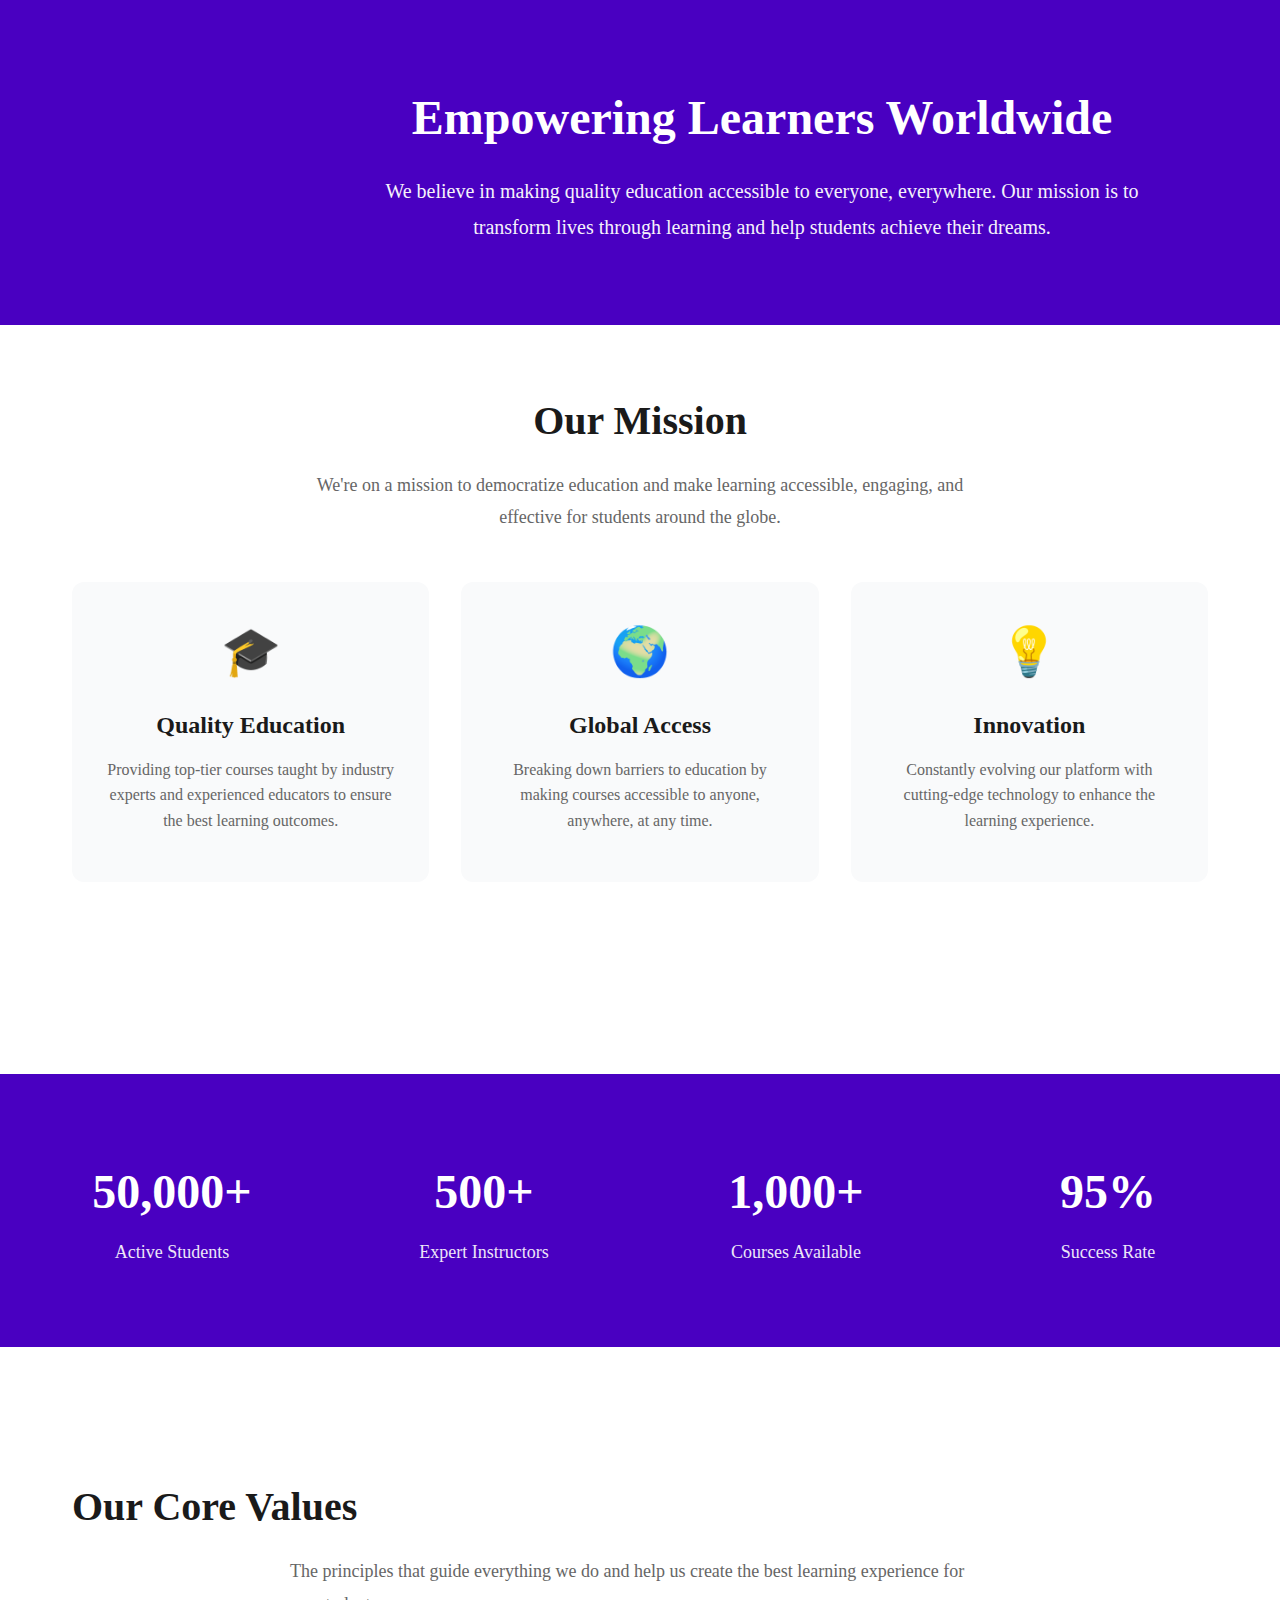
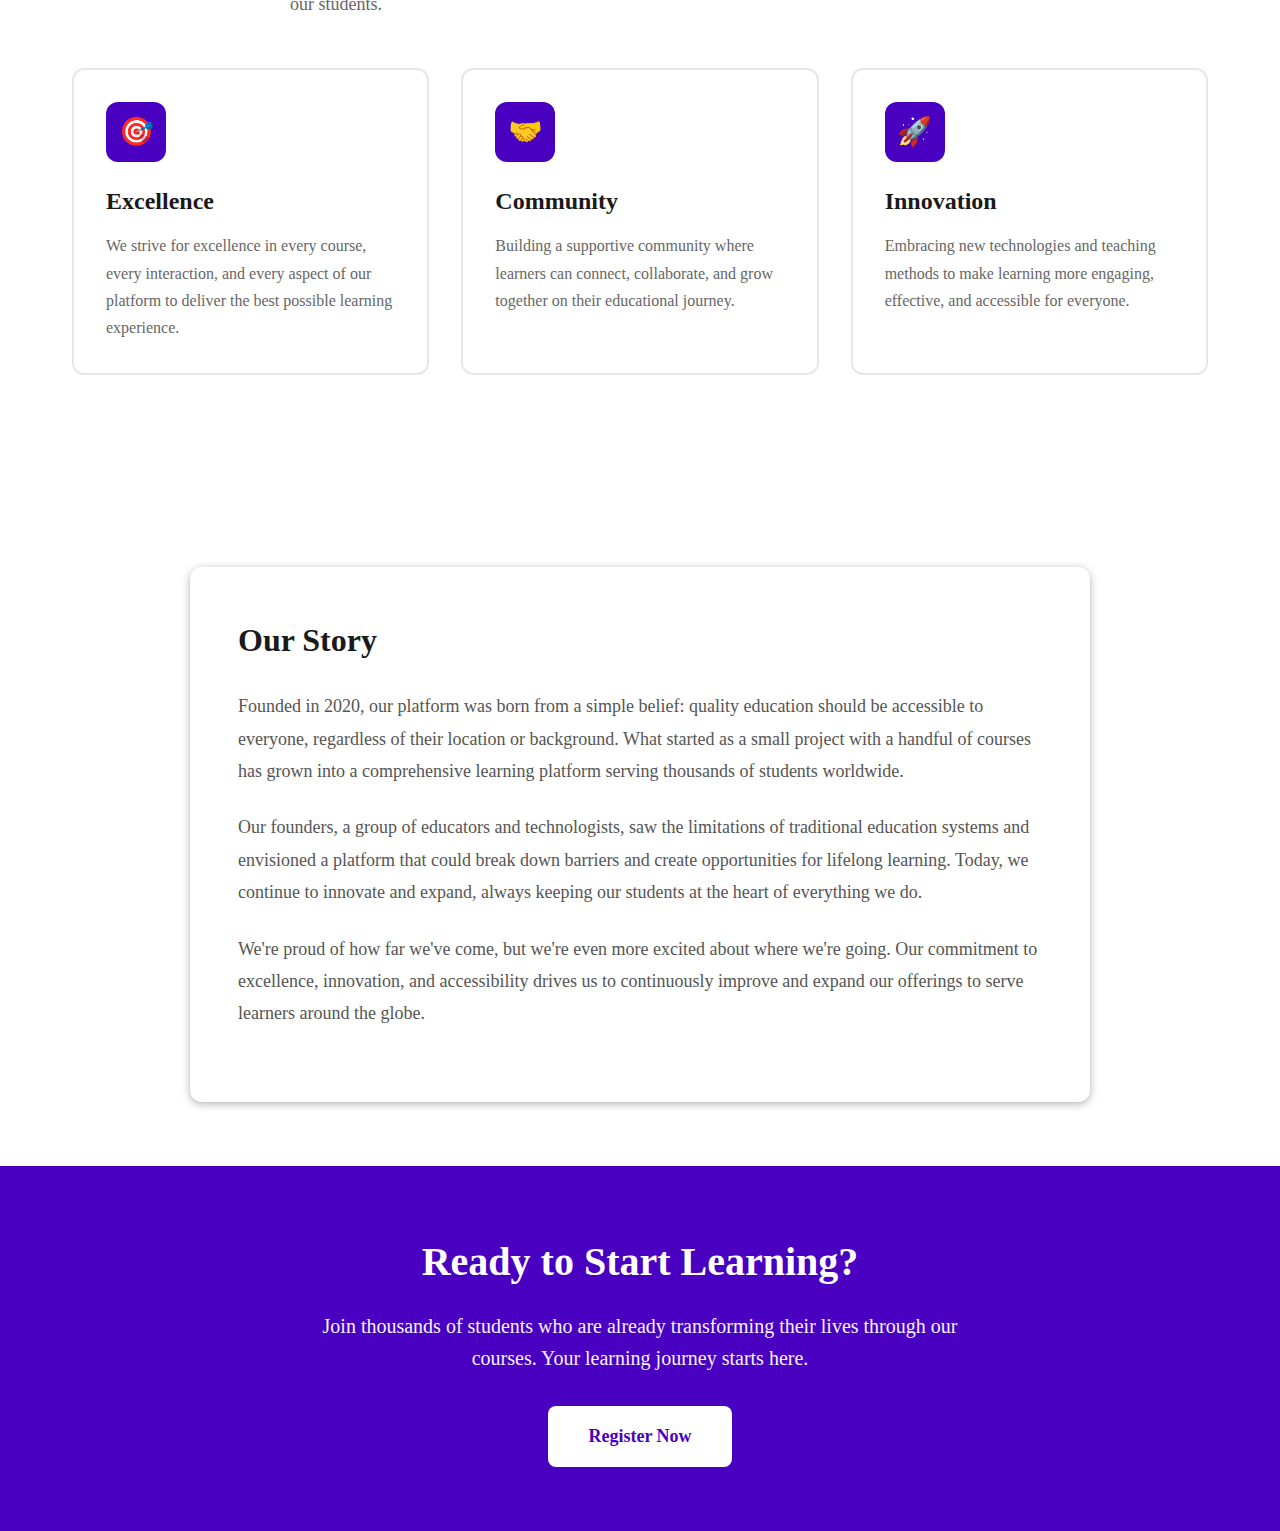
<file: pages/about.html>
<!DOCTYPE html>
<html lang="en">
<head>
    <meta charset="UTF-8">
    <meta name="viewport" content="width=device-width, initial-scale=1.0">
    <title>About Us - LMS Platform</title>
    <link rel="stylesheet" href="/css/about.css">
</head>
<body>

    <div class="title">
        <div class="title-content">
            <h1>Empowering Learners Worldwide</h1>
            <p>We believe in making quality education accessible to everyone, everywhere. Our mission is to transform lives through learning and help students achieve their dreams.</p>
        </div>
    </div>

    <div class="container">
        <div class="mission-section">
            <h2 class="section-title">Our Mission</h2>
            <p class="section-subtitle">We're on a mission to democratize education and make learning accessible, engaging, and effective for students around the globe.</p>

            <div class="mission-cards">
                <div class="mission-card">
                    <div class="mission-icon">🎓</div>
                    <h3>Quality Education</h3>
                    <p>Providing top-tier courses taught by industry experts and experienced educators to ensure the best learning outcomes.</p>
                </div>

                <div class="mission-card">
                    <div class="mission-icon">🌍</div>
                    <h3>Global Access</h3>
                    <p>Breaking down barriers to education by making courses accessible to anyone, anywhere, at any time.</p>
                </div>

                <div class="mission-card">
                    <div class="mission-icon">💡</div>
                    <h3>Innovation</h3>
                    <p>Constantly evolving our platform with cutting-edge technology to enhance the learning experience.</p>
                </div>
            </div>
        </div>
    </div>

    <div class="stats-section">
        <div class="stats-container">
            <div class="stat-item">
                <div class="stat-number">50,000+</div>
                <div class="stat-label">Active Students</div>
            </div>
            <div class="stat-item">
                <div class="stat-number">500+</div>
                <div class="stat-label">Expert Instructors</div>
            </div>
            <div class="stat-item">
                <div class="stat-number">1,000+</div>
                <div class="stat-label">Courses Available</div>
            </div>
            <div class="stat-item">
                <div class="stat-number">95%</div>
                <div class="stat-label">Success Rate</div>
            </div>
        </div>
    </div>

    <div class="container">
        <div class="values-section">
            <h2 class="section-title">Our Core Values</h2>
            <p class="section-subtitle">The principles that guide everything we do and help us create the best learning experience for our students.</p>

            <div class="values-grid">
                <div class="value-card">
                    <div class="value-icon">🎯</div>
                    <h3>Excellence</h3>
                    <p>We strive for excellence in every course, every interaction, and every aspect of our platform to deliver the best possible learning experience.</p>
                </div>

                <div class="value-card">
                    <div class="value-icon">🤝</div>
                    <h3>Community</h3>
                    <p>Building a supportive community where learners can connect, collaborate, and grow together on their educational journey.</p>
                </div>

                <div class="value-card">
                    <div class="value-icon">🚀</div>
                    <h3>Innovation</h3>
                    <p>Embracing new technologies and teaching methods to make learning more engaging, effective, and accessible for everyone.</p>
                </div>

            
            </div>
        </div>
    </div>

 
   

    <div class="story-section">
        <div class="story-container">
            <div class="story-content">
                <h2>Our Story</h2>
                <p>Founded in 2020, our platform was born from a simple belief: quality education should be accessible to everyone, regardless of their location or background. What started as a small project with a handful of courses has grown into a comprehensive learning platform serving thousands of students worldwide.</p>
                
                <p>Our founders, a group of educators and technologists, saw the limitations of traditional education systems and envisioned a platform that could break down barriers and create opportunities for lifelong learning. Today, we continue to innovate and expand, always keeping our students at the heart of everything we do.</p>
                
                <p>We're proud of how far we've come, but we're even more excited about where we're going. Our commitment to excellence, innovation, and accessibility drives us to continuously improve and expand our offerings to serve learners around the globe.</p>
            </div>
        </div>
    </div>

    <div class="cta-section">
        <div class="cta-content">
            <h2>Ready to Start Learning?</h2>
            <p>Join thousands of students who are already transforming their lives through our courses. Your learning journey starts here.</p>
            <a href="/pages/signup.html" class="cta-button">Register Now</a>
        </div>
    </div>
</body>
</html>
</file>
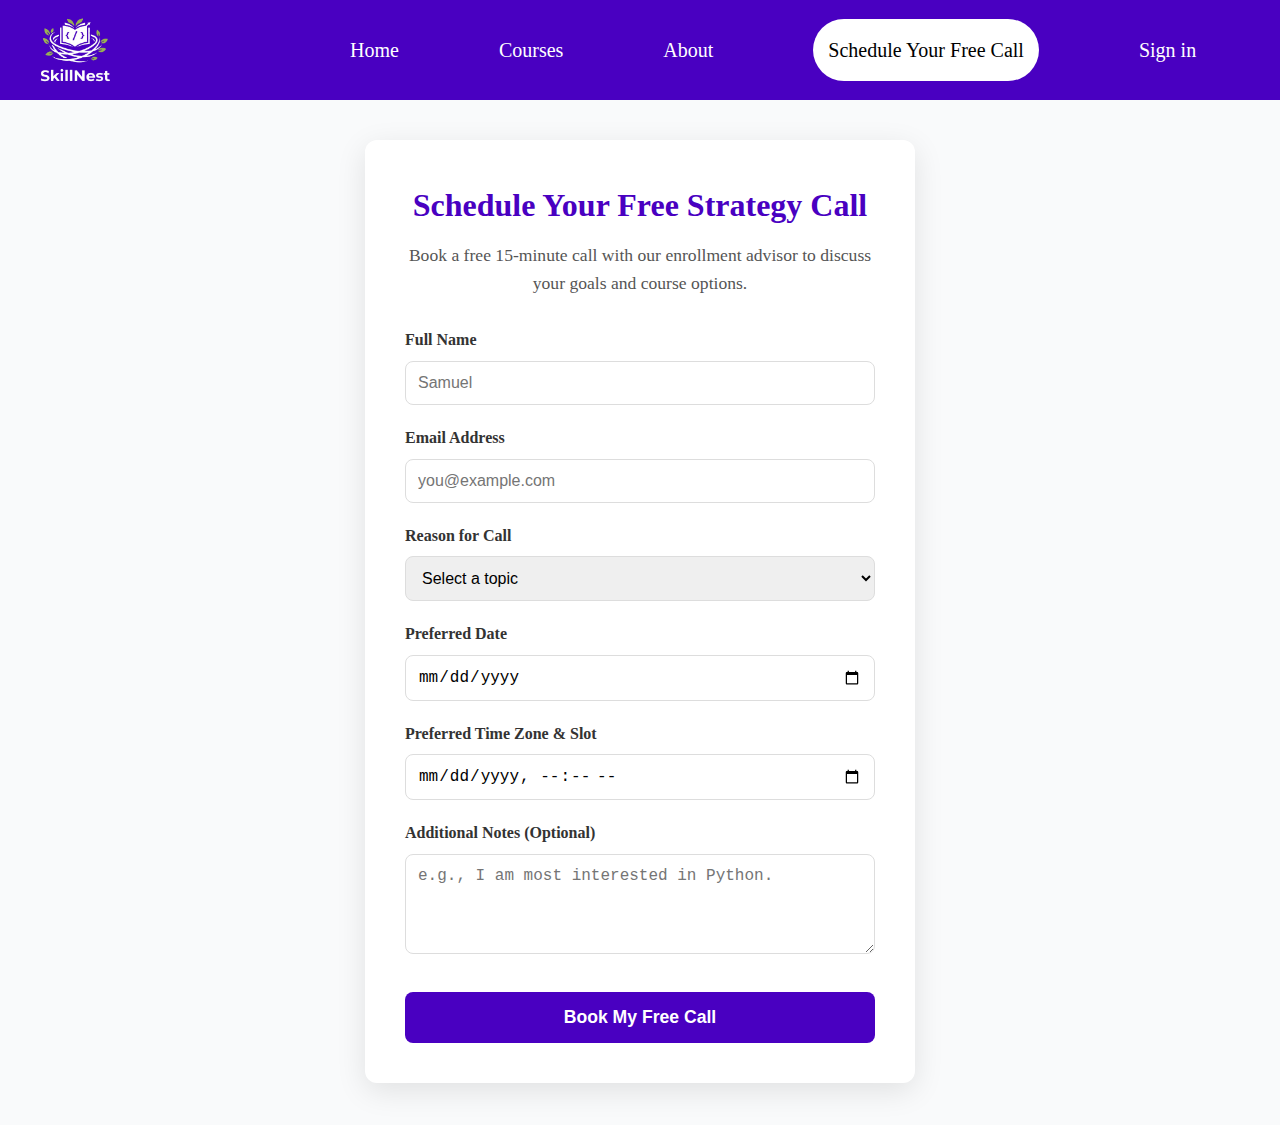
<file: pages/call.html>
<!DOCTYPE html>
<html lang="en">
<head>
    <meta charset="UTF-8">
    <meta name="viewport" content="width=device-width, initial-scale=1.0">
    <title>Schedule Your Free Call - LMS</title>
     <link rel="stylesheet" href="/css/call.css">
    

    
</head>
<body>
       <div class="class">
        <div class="navbar">
            <img class="logo" src="/assests/Gemini_Generated_Image_x40bmax40bmax40b-removebg-preview.png" alt="logo image">
            <a class="firsta" href="/index.html">Home</a>
            <a  href="Courses">Courses</a>
            <a href="/pages/about.html">About</a>
            <a class="fcall" href="/pages/call.html"><span class="call">Schedule Your Free Call</span></a>
            <a class="Signin" href="/pages/signup.html">Sign in</a>
        </div>


    <div class="container">
        <div class="scheduling-card">
            <h1>Schedule Your Free Strategy Call</h1>
            <p>Book a free 15-minute call with our enrollment advisor to discuss your goals and course options.</p>

            <form action="/submit-schedule" method="POST" class="schedule-form">
                
                <div class="form-group">
                    <label for="name">Full Name</label>
                    <input type="text" id="name" name="name" required placeholder="Samuel">
                </div>

                <div class="form-group">
                    <label for="email">Email Address</label>
                    <input type="email" id="email" name="email" required placeholder="you@example.com">
                </div>

                <div class="form-group">
                    <label for="topic">Reason for Call</label>
                    <select id="topic" name="topic" required>
                        <option value="" disabled selected>Select a topic</option>
                        <option value="course_advice">Course Enrollment & Advice</option>
                        <option value="career_path">Career Path Guidance</option>
                        <option value="platform_support">Technical Support</option>
                        <option value="other">Other Inquiry</option>
                    </select>
                </div>

                <div class="form-group">
                    <label for="date">Preferred Date</label>
                    <input type="date" id="date" name="date" required>
                </div>
                
                <div class="form-group">
                    <label for="time">Preferred Time Zone & Slot</label>
                    <input type="datetime-local" id="time" name="time" required>
                </div>

                <div class="form-group">
                    <label for="notes">Additional Notes (Optional)</label>
                    <textarea id="notes" name="notes" placeholder="e.g., I am most interested in Python."></textarea>
                </div>

                <button type="submit" class="submit-button">
                    Book My Free Call
                </button>
            </form>
        </div>
    </div>

   
</body>
</html>
</file>
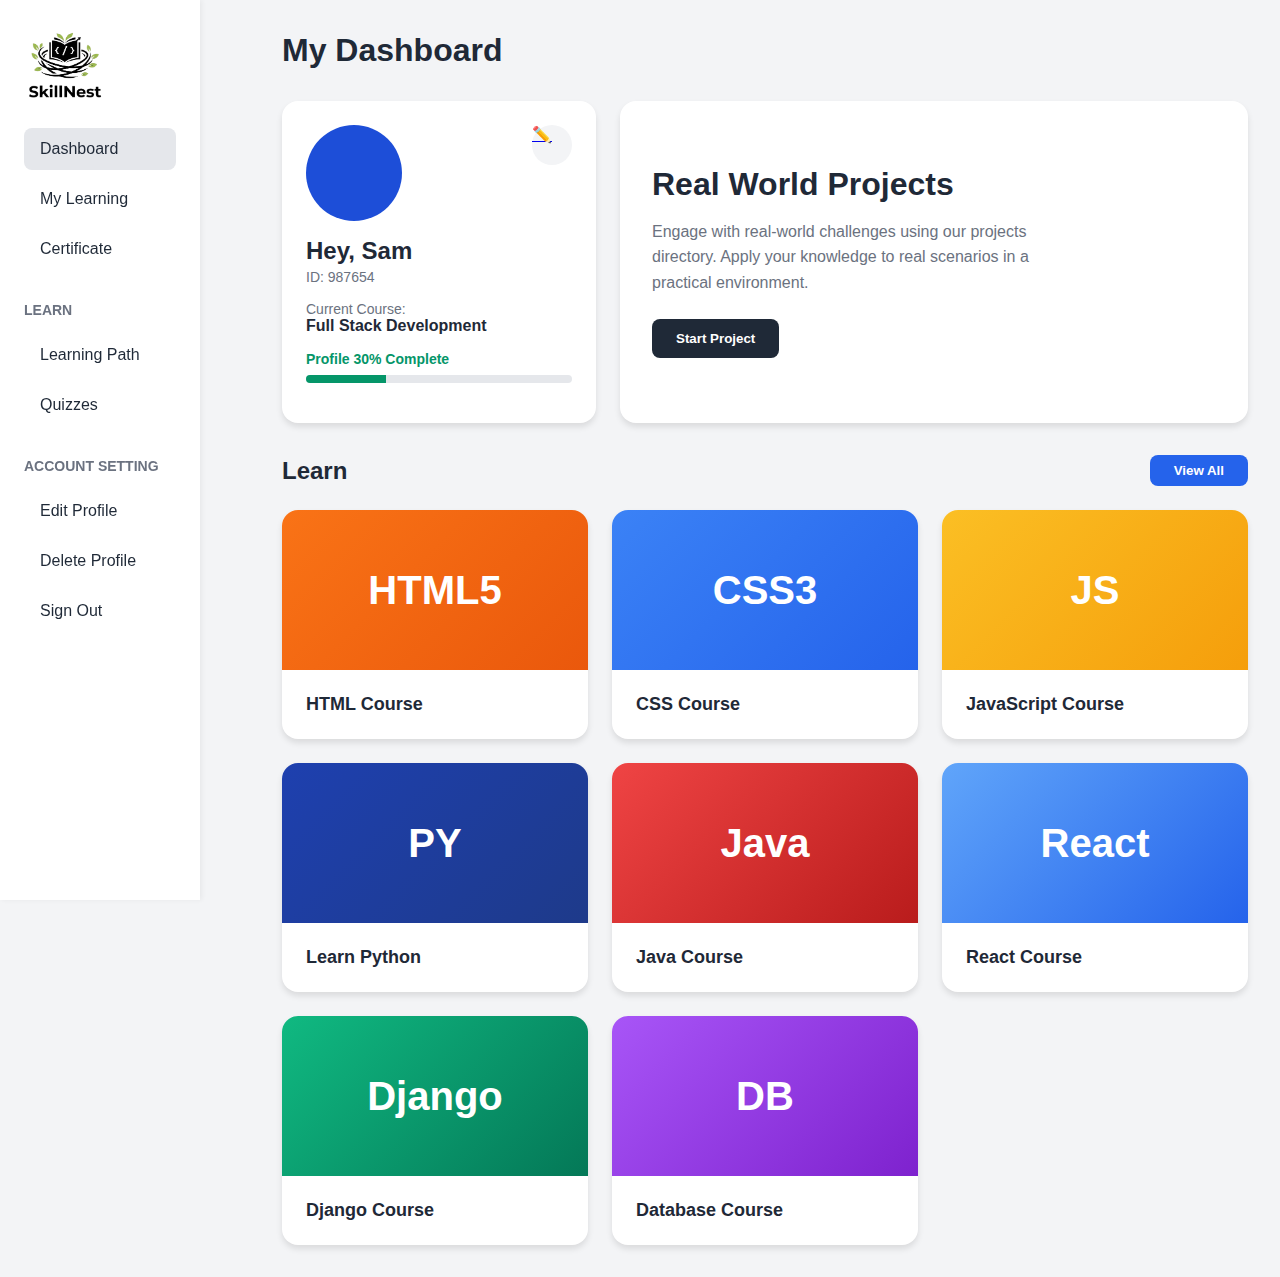
<file: pages/dashboard.html>
<!DOCTYPE html>
<html lang="en">
<head>
    <meta charset="UTF-8">
    <meta name="viewport" content="width=device-width, initial-scale=1.0">
    <title>Document</title>
    <link rel="stylesheet" href="/css/dashboard.css">
   
</head>
<body>
    <!-- Sidebar -->
    <aside class="sidebar">
        <nav>
            <div class="nav-section">
                <img class="logo" src="/assests/Gemini_Generated_Image_awja8lawja8lawja-removebg-preview.png" alt="Logo">
                <a href="#" class="nav-item active">
                    <span>Dashboard</span>
                </a>
                <a href="/pages/mylearn.html" class="nav-item">
                    <span>My Learning</span>
                </a>
                <a href="mycertificate.html" class="nav-item">
                    <span>Certificate</span>
                </a>
            </div>

            <div class="nav-section">
                <h3 class="nav-section-title">Learn</h3>
            
                </a>
                <a href="/pages/learingpath.html" class="nav-item">
                    <span>Learning Path</span>
                </a>
                <a href="/pages/quizzes.html" class="nav-item">
                    <span>Quizzes</span>
                </a>
            </div>

            <div class="nav-section">
                <h3 class="nav-section-title">Account Setting</h3>
                <a href="/pages/edit.html" class="nav-item">
                    <span>Edit Profile</span>
                </a>
                <a href="#" class="nav-item">
                    <span>Delete Profile</span>
                </a>
                <a href="/index.html" class="nav-item">
                    <span>Sign Out</span>
                </a>
            </div>
        </nav>
    </aside>

    <!-- Main Content -->
    <main class="main-content">
        <h1 class="page-title">My Dashboard</h1>

        <div class="dashboard-grid">
            <div class="profile-card">
                <div class="profile-header">
                    <div class="profile-avatar"></div>
                    <a href="edit.html" class="editbutton">&#9999;&#65039;</a>
                </div>
                <div class="profile-info">
                    <h2>Hey, Sam</h2>
                    <p class="profile-id">ID: 987654</p>
                    <div class="current-course">
                        <p>Current Course:</p>
                        <p>Full Stack Development</p>
                    </div>
                    <div class="progress-section">
                        <div class="progress-label">
                            <span>Profile 30% Complete</span>
                        </div>
                        <div class="progress-bar">
                            <div class="progress-fill"></div>
                        </div>
                    </div>
                </div>
            </div>

            <div class="projects-card">
                <div class="projects-content">
                    <h2>Real World Projects</h2>
                    <p>Engage with real-world challenges using our projects directory. Apply your knowledge to real scenarios in a practical environment.</p>
                    <button class="start-btn">Start Project</button>
                </div>
            
            </div>
        </div>

        <div class="courses-header">
            <h2 class="courses-title">Learn</h2>
            <button class="view-all-btn">View All</button>
        </div>

        <div class="courses-grid">
            <div class="course-card">
                <div class="course-header html">HTML5</div>
                <div class="course-body">
                    <h3 class="course-title">HTML Course</h3>
                </div>
            </div>

            <div class="course-card">
                <div class="course-header css">CSS3</div>
                <div class="course-body">
                    <h3 class="course-title">CSS Course</h3>
                </div>
            </div>

            <div class="course-card">
                <div class="course-header js">JS</div>
                <div class="course-body">
                    <h3 class="course-title">JavaScript Course</h3>
                </div>
            </div>

            <div class="course-card">
                <div class="course-header python">PY</div>
                <div class="course-body">
                    <h3 class="course-title">Learn Python</h3>
                </div>
            </div>

            <div class="course-card">
                <div class="course-header java">Java</div>
                <div class="course-body">
                    <h3 class="course-title">Java Course</h3>
                </div>
            </div>

            <div class="course-card">
                <div class="course-header react">React</div>
                <div class="course-body">
                    <h3 class="course-title">React Course</h3>
                </div>
            </div>

            <div class="course-card">
                <div class="course-header django">Django</div>
                <div class="course-body">
                    <h3 class="course-title">Django Course</h3>
                </div>
            </div>

            <div class="course-card">
                <div class="course-header db">DB</div>
                <div class="course-body">
                    <h3 class="course-title">Database Course</h3>
                </div>
            </div>
        </div>
    </main>
</body>
</html>
</file>
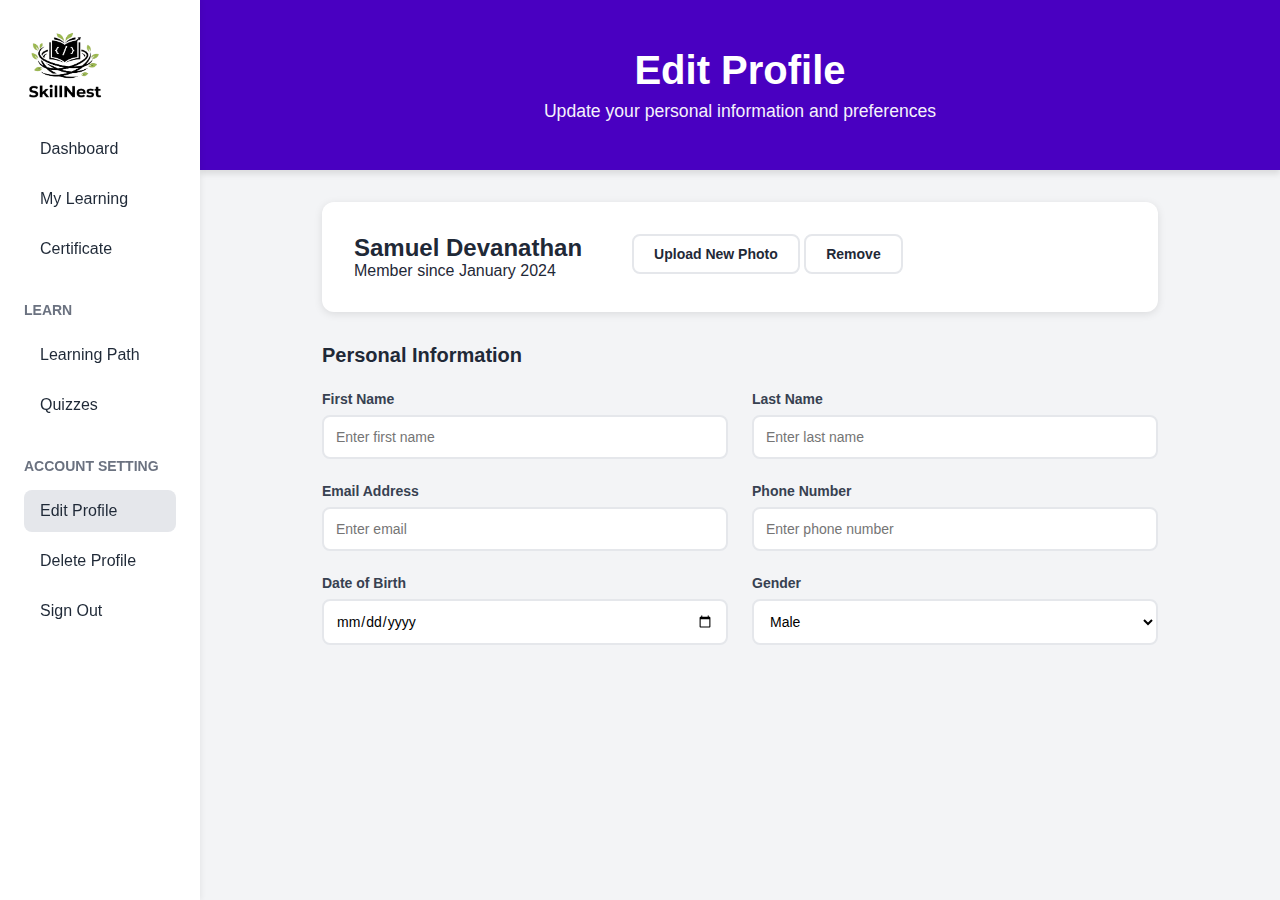
<file: pages/edit.html>
<!DOCTYPE html>
<html lang="en">
<head>
    <meta charset="UTF-8">
    <meta name="viewport" content="width=device-width, initial-scale=1.0">
    <title>Edit Profile</title>
    <link rel="stylesheet" href="/css/edit.css">
   
</head>
<body>
  
    <aside class="sidebar">
        <nav>
            <div class="nav-section">
                <img class="logo" src="/assests/Gemini_Generated_Image_awja8lawja8lawja-removebg-preview.png" alt="Logo">
                <a href="/pages/dashboard.html" class="nav-item">
                    <span>Dashboard</span>
                </a>
                <a href="/pages/mylearn.html" class="nav-item">
                    <span>My Learning</span>
                </a>
                <a href="/pages/mycertificate.html" class="nav-item">
                    <span>Certificate</span>
                </a>
            </div>

            <div class="nav-section">
                <h3 class="nav-section-title">Learn</h3>
      
                <a href="/pages/learingpath.html" class="nav-item">
                    <span>Learning Path</span>
                </a>
                <a href="/pages/quizzes.html" class="nav-item">
                    <span>Quizzes</span>
                </a>
            </div>

            <div class="nav-section">
                <h3 class="nav-section-title">Account Setting</h3>
                <a href="#" class="nav-item active">
                    <span>Edit Profile</span>
                </a>
                <a href="#" class="nav-item">
                    <span>Delete Profile</span>
                </a>
                <a href="/index.html" class="nav-item">
                    <span>Sign Out</span>
                </a>
            </div>
        </nav>
    </aside>


    <div class="main-wrapper">
        <div class="header">
            <h1> Edit Profile</h1>
            <p>Update your personal information and preferences</p>
        </div>

        <div class="container">

            <div class="profile-card">
                <div class="avatar-section">
                    
                    <div class="avatar-info">
                        <h2>Samuel Devanathan</h2>
                        <p>Member since January 2024</p></div>
                        <div class="avatar-actions">
                            <button class="btn-secondary">Upload New Photo</button>
                            <button class="btn-secondary">Remove</button>
                        </div>
                        
                    </div>
                </div>

     
                <h3 class="section-title">
                    
                    <span>Personal Information</span>
                </h3>
                <div class="form-grid">
                    <div class="form-group">
                        <label class="form-label">First Name</label>
                        <input type="text" class="form-input"  placeholder="Enter first name">
                    </div>
                    <div class="form-group">
                        <label class="form-label">Last Name</label>
                        <input type="text" class="form-input" placeholder="Enter last name">
                    </div>
                    <div class="form-group">
                        <label class="form-label">Email Address</label>
                        <input type="email" class="form-input"  placeholder="Enter email">
                    </div>
                    <div class="form-group">
                        <label class="form-label">Phone Number</label>
                        <input type="tel" class="form-input" placeholder="Enter phone number">
                    </div>
                    <div class="form-group">
                        <label class="form-label">Date of Birth</label>
                        <input type="date" class="form-input" >
                    </div>
                    <div class="form-group">
                        <label class="form-label">Gender</label>
                        <select class="form-select">
                            <option>Male</option>
                            <option>Female</option>
                            <option>Other</option>
                            <option>Prefer not to say</option>
                        </select>
                   
</body>
</html>
</file>
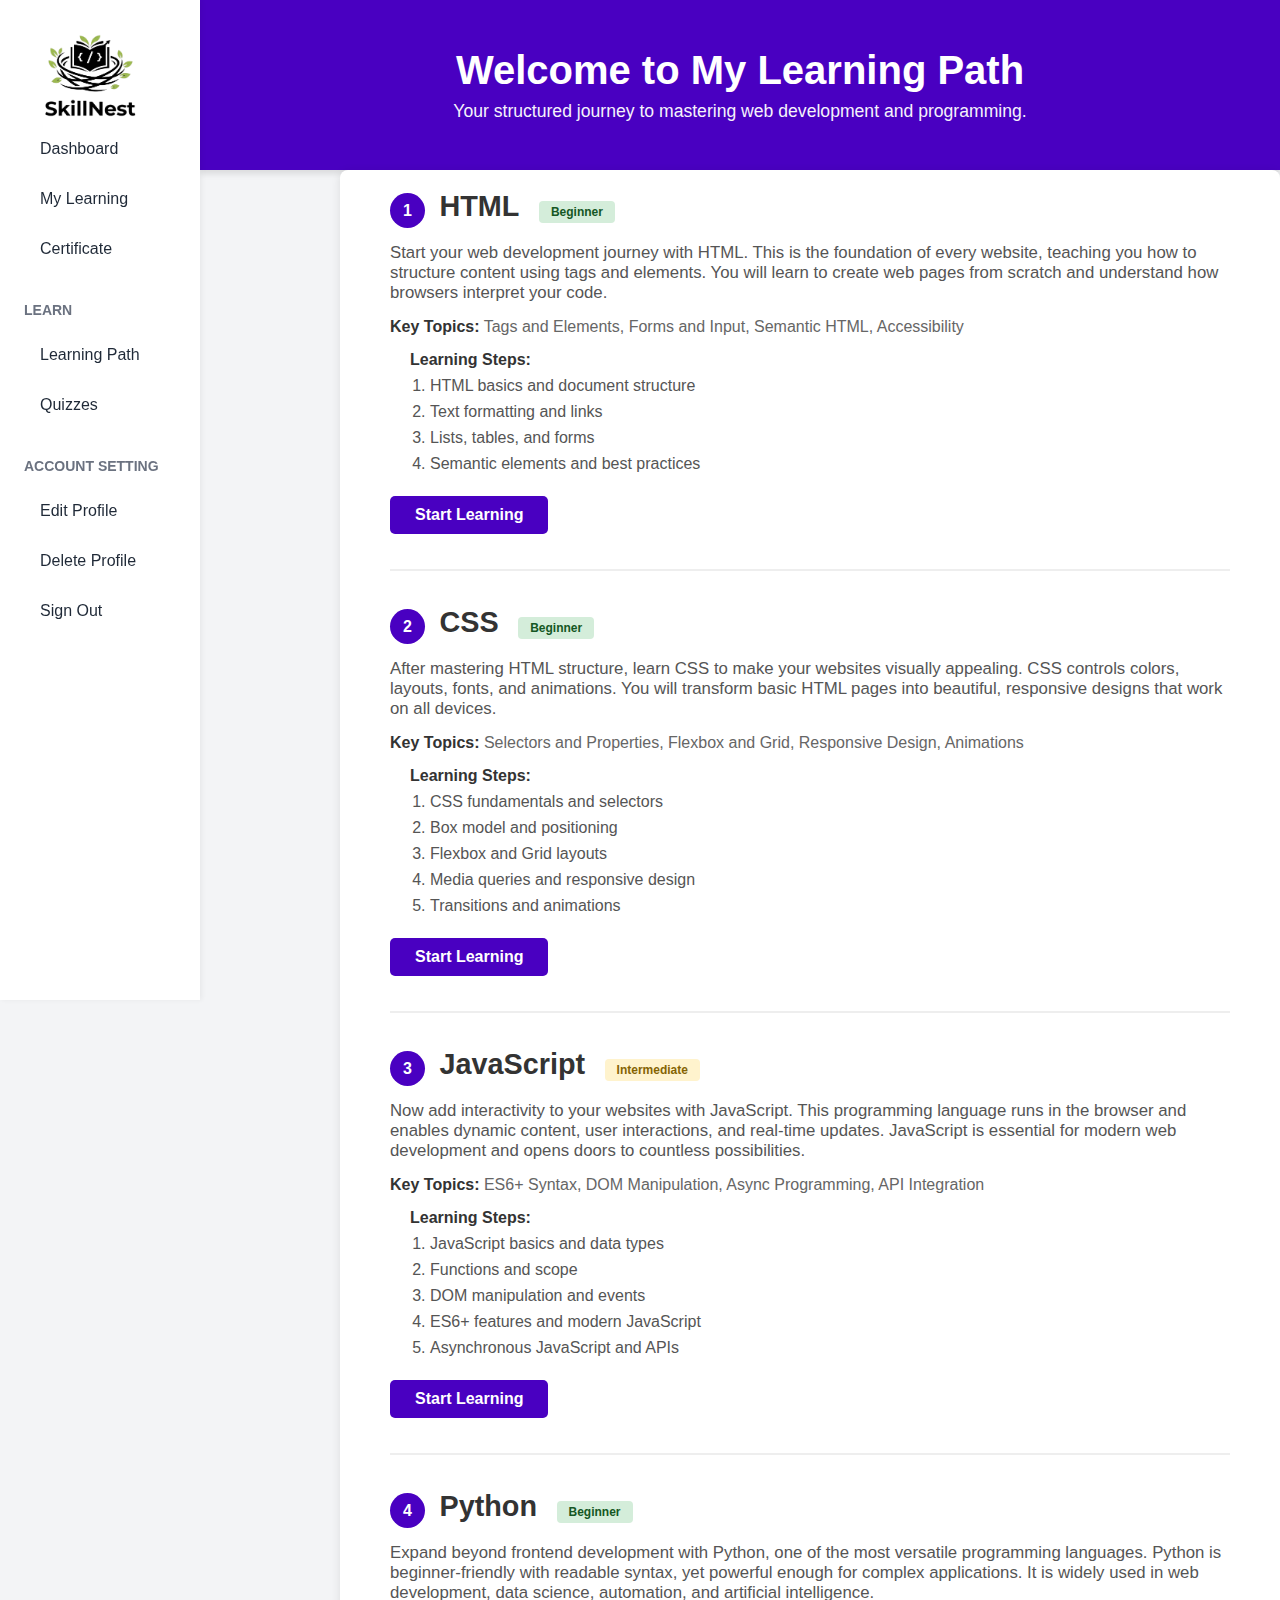
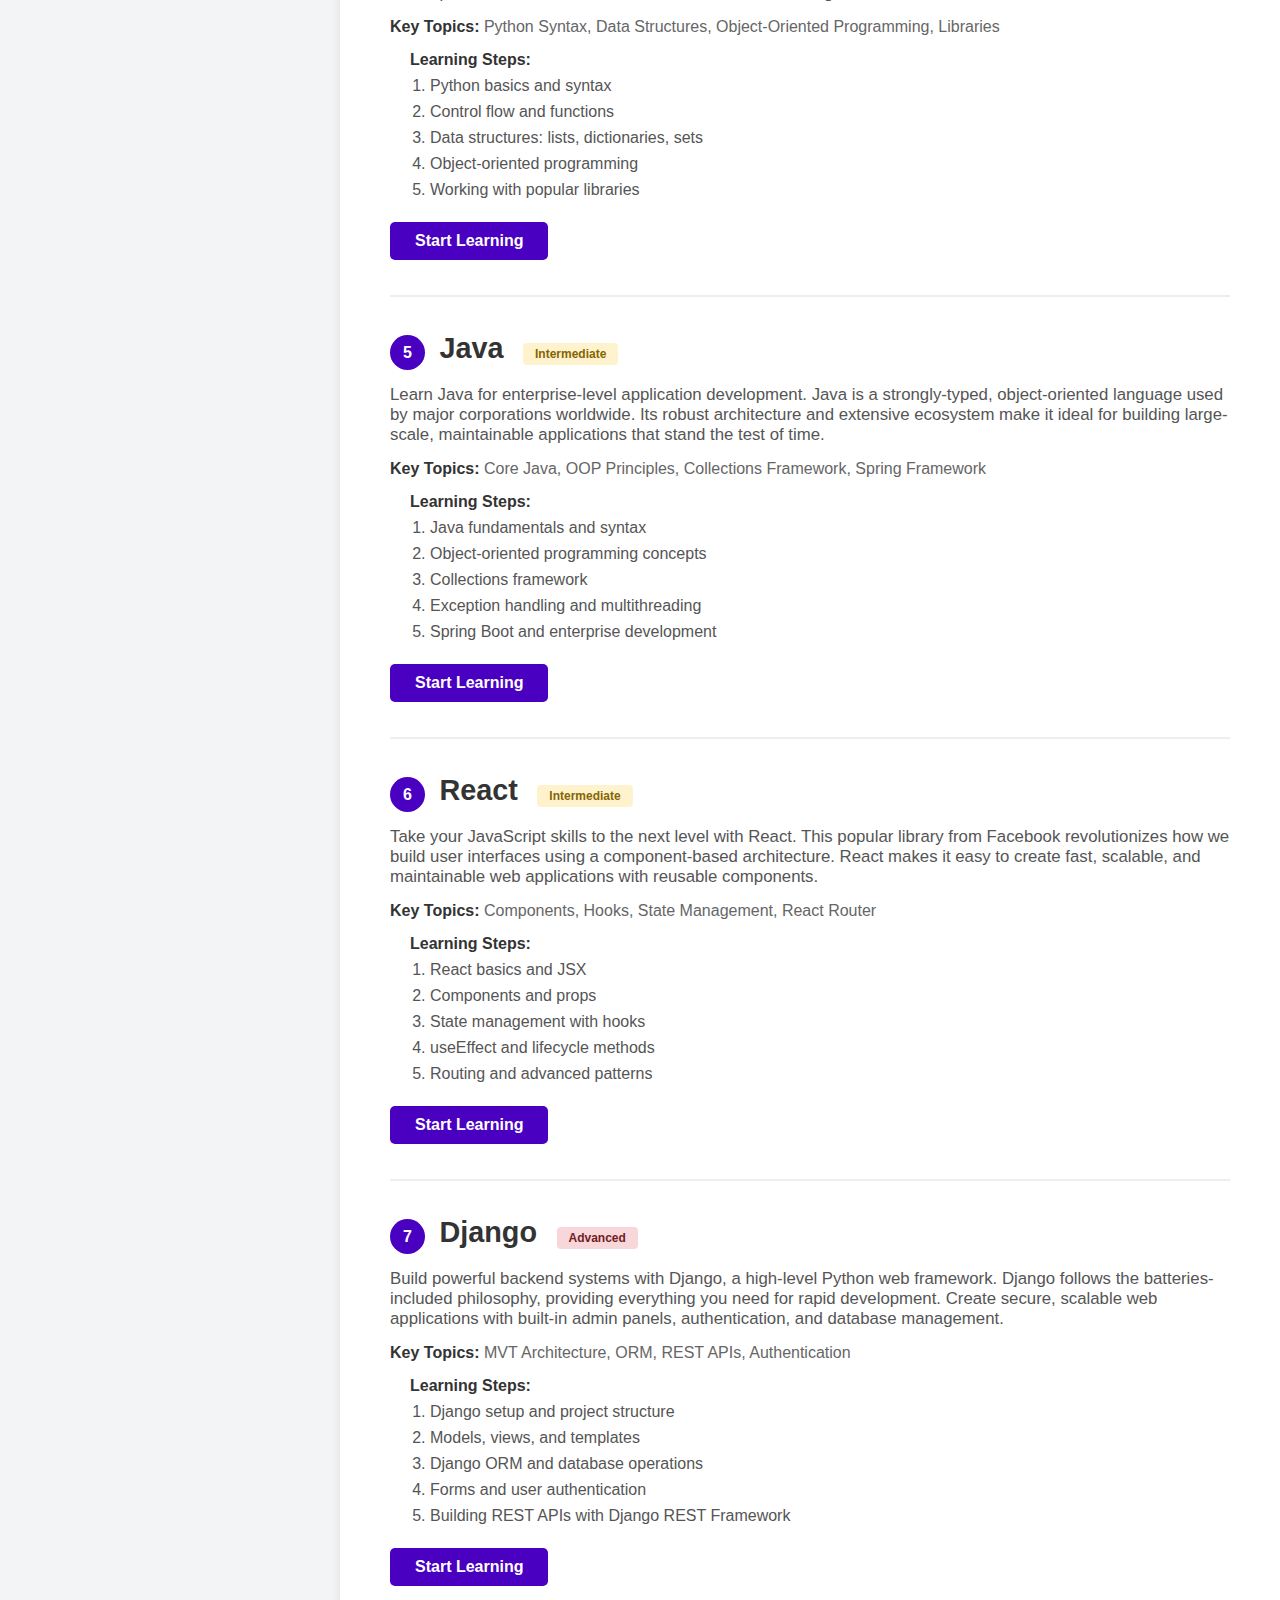
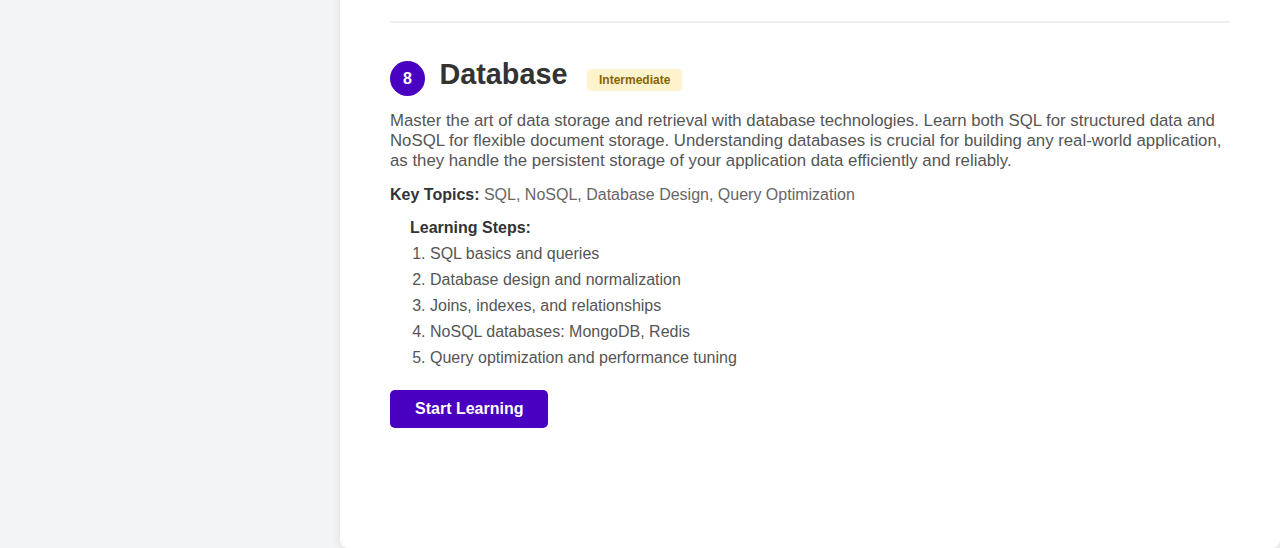
<file: pages/learingpath.html>
<!DOCTYPE html>
<html lang="en">
<head>
    <meta charset="UTF-8">
    <meta name="viewport" content="width=device-width, initial-scale=1.0">
    <title>My Learning</title>
    <link rel="stylesheet" href="/css/learningpath.css">
  
</head>
<body>
    <aside class="sidebar">
        <nav>
            <div class="nav-section">
                <img class="logo" src="/assests/Gemini_Generated_Image_awja8lawja8lawja-removebg-preview.png" alt="">
                <a href="/pages/dashboard.html" class="nav-item">
                    <span>Dashboard</span>
                </a>
                <a href="/pages/mylearn.html" class="nav-item active">
                    <span>My Learning</span>
                </a>
                
                <a href="/pages/mycertificate.html" class="nav-item">
                    <span>Certificate</span>
                </a>
            </div>

            <div class="nav-section">
                <h3 class="nav-section-title">Learn</h3>
          
                <a href="#" class="nav-item">
                    <span>Learning Path</span>
                </a>
            
                <a href="/pages/quizzes.html" class="nav-item">
                    <span>Quizzes</span>
                </a>
            </div>

            <div class="nav-section">
                <h3 class="nav-section-title">Account Setting</h3>
                <a href="/pages/edit.html" class="nav-item">
                    <span>Edit Profile</span>
                </a>
            
                <a href="#" class="nav-item">
                    <span>Delete Profile</span>
                </a>
                <a href="/index.html" class="nav-item">
                    <span>Sign Out</span>
                </a>
            </div>
        </nav>
    </aside>
    
    <header class="header">
        <h1>Welcome to My Learning Path</h1>
        <p>Your structured journey to mastering web development and programming.</p>
    </header>

    <div class="container">
    
        <div class="path-section">
            <div>
                <span class="path-number">1</span>
                <h2 class="path-title">HTML</h2>
                <span class="difficulty beginner">Beginner</span>
            </div>
            <p class="path-description">Start your web development journey with HTML. This is the foundation of every website, teaching you how to structure content using tags and elements. You will learn to create web pages from scratch and understand how browsers interpret your code.</p>
            <p class="topics"><strong>Key Topics:</strong> Tags and Elements, Forms and Input, Semantic HTML, Accessibility</p>
            <div class="steps">
                <strong>Learning Steps:</strong>
                <ol>
                    <li>HTML basics and document structure</li>
                    <li>Text formatting and links</li>
                    <li>Lists, tables, and forms</li>
                    <li>Semantic elements and best practices</li>
                </ol>
            </div>
            <a href="#" class="start-button">Start Learning</a>
        </div>

        <div class="path-section">
            <div>
                <span class="path-number">2</span>
                <h2 class="path-title">CSS</h2>
                <span class="difficulty beginner">Beginner</span>
            </div>
            <p class="path-description">After mastering HTML structure, learn CSS to make your websites visually appealing. CSS controls colors, layouts, fonts, and animations. You will transform basic HTML pages into beautiful, responsive designs that work on all devices.</p>
            <p class="topics"><strong>Key Topics:</strong> Selectors and Properties, Flexbox and Grid, Responsive Design, Animations</p>
            <div class="steps">
                <strong>Learning Steps:</strong>
                <ol>
                    <li>CSS fundamentals and selectors</li>
                    <li>Box model and positioning</li>
                    <li>Flexbox and Grid layouts</li>
                    <li>Media queries and responsive design</li>
                    <li>Transitions and animations</li>
                </ol>
            </div>
            <a href="#" class="start-button">Start Learning</a>
        </div>

        <div class="path-section">
            <div>
                <span class="path-number">3</span>
                <h2 class="path-title">JavaScript</h2>
                <span class="difficulty intermediate">Intermediate</span>
            </div>
            <p class="path-description">Now add interactivity to your websites with JavaScript. This programming language runs in the browser and enables dynamic content, user interactions, and real-time updates. JavaScript is essential for modern web development and opens doors to countless possibilities.</p>
            <p class="topics"><strong>Key Topics:</strong> ES6+ Syntax, DOM Manipulation, Async Programming, API Integration</p>
            <div class="steps">
                <strong>Learning Steps:</strong>
                <ol>
                    <li>JavaScript basics and data types</li>
                    <li>Functions and scope</li>
                    <li>DOM manipulation and events</li>
                    <li>ES6+ features and modern JavaScript</li>
                    <li>Asynchronous JavaScript and APIs</li>
                </ol>
            </div>
            <a href="#" class="start-button">Start Learning</a>
        </div>

        <div class="path-section">
            <div>
                <span class="path-number">4</span>
                <h2 class="path-title">Python</h2>
                <span class="difficulty beginner">Beginner</span>
            </div>
            <p class="path-description">Expand beyond frontend development with Python, one of the most versatile programming languages. Python is beginner-friendly with readable syntax, yet powerful enough for complex applications. It is widely used in web development, data science, automation, and artificial intelligence.</p>
            <p class="topics"><strong>Key Topics:</strong> Python Syntax, Data Structures, Object-Oriented Programming, Libraries</p>
            <div class="steps">
                <strong>Learning Steps:</strong>
                <ol>
                    <li>Python basics and syntax</li>
                    <li>Control flow and functions</li>
                    <li>Data structures: lists, dictionaries, sets</li>
                    <li>Object-oriented programming</li>
                    <li>Working with popular libraries</li>
                </ol>
            </div>
            <a href="#" class="start-button">Start Learning</a>
        </div>

        <div class="path-section">
            <div>
                <span class="path-number">5</span>
                <h2 class="path-title">Java</h2>
                <span class="difficulty intermediate">Intermediate</span>
            </div>
            <p class="path-description">Learn Java for enterprise-level application development. Java is a strongly-typed, object-oriented language used by major corporations worldwide. Its robust architecture and extensive ecosystem make it ideal for building large-scale, maintainable applications that stand the test of time.</p>
            <p class="topics"><strong>Key Topics:</strong> Core Java, OOP Principles, Collections Framework, Spring Framework</p>
            <div class="steps">
                <strong>Learning Steps:</strong>
                <ol>
                    <li>Java fundamentals and syntax</li>
                    <li>Object-oriented programming concepts</li>
                    <li>Collections framework</li>
                    <li>Exception handling and multithreading</li>
                    <li>Spring Boot and enterprise development</li>
                </ol>
            </div>
            <a href="#" class="start-button">Start Learning</a>
        </div>

        <div class="path-section">
            <div>
                <span class="path-number">6</span>
                <h2 class="path-title">React</h2>
                <span class="difficulty intermediate">Intermediate</span>
            </div>
            <p class="path-description">Take your JavaScript skills to the next level with React. This popular library from Facebook revolutionizes how we build user interfaces using a component-based architecture. React makes it easy to create fast, scalable, and maintainable web applications with reusable components.</p>
            <p class="topics"><strong>Key Topics:</strong> Components, Hooks, State Management, React Router</p>
            <div class="steps">
                <strong>Learning Steps:</strong>
                <ol>
                    <li>React basics and JSX</li>
                    <li>Components and props</li>
                    <li>State management with hooks</li>
                    <li>useEffect and lifecycle methods</li>
                    <li>Routing and advanced patterns</li>
                </ol>
            </div>
            <a href="#" class="start-button">Start Learning</a>
        </div>

        <div class="path-section">
            <div>
                <span class="path-number">7</span>
                <h2 class="path-title">Django</h2>
                <span class="difficulty advanced">Advanced</span>
            </div>
            <p class="path-description">Build powerful backend systems with Django, a high-level Python web framework. Django follows the batteries-included philosophy, providing everything you need for rapid development. Create secure, scalable web applications with built-in admin panels, authentication, and database management.</p>
            <p class="topics"><strong>Key Topics:</strong> MVT Architecture, ORM, REST APIs, Authentication</p>
            <div class="steps">
                <strong>Learning Steps:</strong>
                <ol>
                    <li>Django setup and project structure</li>
                    <li>Models, views, and templates</li>
                    <li>Django ORM and database operations</li>
                    <li>Forms and user authentication</li>
                    <li>Building REST APIs with Django REST Framework</li>
                </ol>
            </div>
            <a href="#" class="start-button">Start Learning</a>
        </div>

        <div class="path-section">
            <div>
                <span class="path-number">8</span>
                <h2 class="path-title">Database</h2>
                <span class="difficulty intermediate">Intermediate</span>
            </div>
            <p class="path-description">Master the art of data storage and retrieval with database technologies. Learn both SQL for structured data and NoSQL for flexible document storage. Understanding databases is crucial for building any real-world application, as they handle the persistent storage of your application data efficiently and reliably.</p>
            <p class="topics"><strong>Key Topics:</strong> SQL, NoSQL, Database Design, Query Optimization</p>
            <div class="steps">
                <strong>Learning Steps:</strong>
                <ol>
                    <li>SQL basics and queries</li>
                    <li>Database design and normalization</li>
                    <li>Joins, indexes, and relationships</li>
                    <li>NoSQL databases: MongoDB, Redis</li>
                    <li>Query optimization and performance tuning</li>
                </ol>
            </div>
            <a href="#" class="start-button">Start Learning</a>
        </div>

    </div>
</body>
</html>
</file>
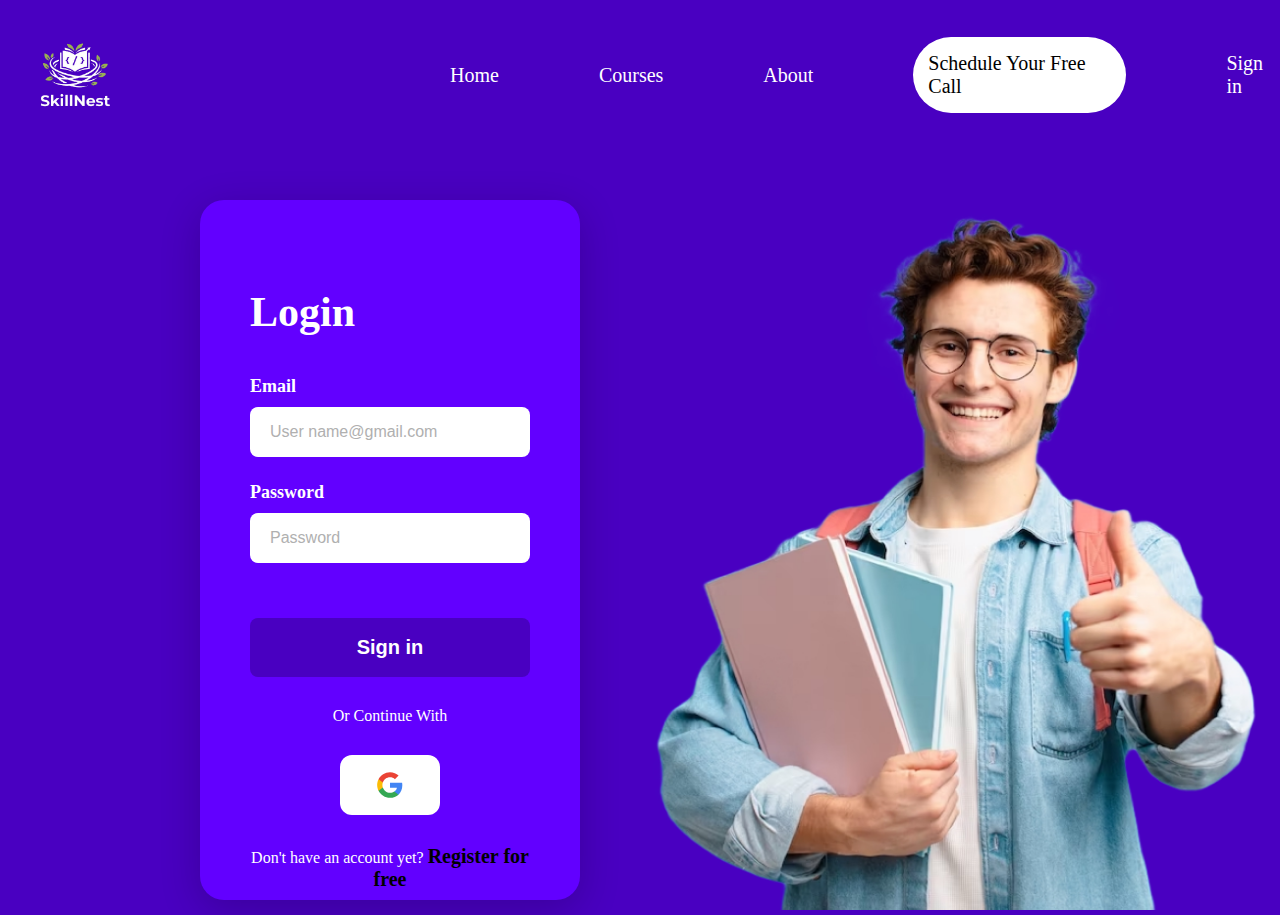
<file: pages/login.html>
<!DOCTYPE html>
<html lang="en">
<head>
    <meta charset="UTF-8">
    <meta name="viewport" content="width=device-width, initial-scale=1.0">
    <title>Document</title>
    <link rel="stylesheet" href="/css/login.css">
</head>
<body>
    
       <div class="class">
        <div class="navbar">
            <img class="logo" src="/assests/Gemini_Generated_Image_x40bmax40bmax40b-removebg-preview.png" alt="logo image">
            <a class="firsta" href="/index.html">Home</a>
            <a  href="Courses">Courses</a>
            <a href="/pages/about.html">About</a>
            <a class="fcall" href="/pages/call.html"><span class="call">Schedule Your Free Call</span></a>
            <a href="sign">Sign in</a>
        </div>
        <div class="flex">
        <div class="login-container">
        <h1>Login</h1>
        
        <form action="dashboard.html" method="get"> 
            <div class="form-group">
                <label for="email">Email</label>
                <input type="email" id="email" placeholder="User name@gmail.com">
            </div>

            <div class="form-group">
                <label for="password">Password</label>
                <input type="password" id="password" placeholder="Password">
            </div>

            <button type="submit" class="sign-in-btn">Sign in</button>
        </form>

        <div class="divider">Or Continue With</div>

        <div class="social-buttons">
            <button class="social-btn" aria-label="Sign in with Google">
                <svg viewBox="0 0 24 24">
                    <path fill="#4285F4" d="M22.56 12.25c0-.78-.07-1.53-.2-2.25H12v4.26h5.92c-.26 1.37-1.04 2.53-2.21 3.31v2.77h3.57c2.08-1.92 3.28-4.74 3.28-8.09z"/>
                    <path fill="#34A853" d="M12 23c2.97 0 5.46-.98 7.28-2.66l-3.57-2.77c-.98.66-2.23 1.06-3.71 1.06-2.86 0-5.29-1.93-6.16-4.53H2.18v2.84C3.99 20.53 7.7 23 12 23z"/>
                    <path fill="#FBBC05" d="M5.84 14.09c-.22-.66-.35-1.36-.35-2.09s.13-1.43.35-2.09V7.07H2.18C1.43 8.55 1 10.22 1 12s.43 3.45 1.18 4.93l2.85-2.22.81-.62z"/>
                    <path fill="#EA4335" d="M12 5.38c1.62 0 3.06.56 4.21 1.64l3.15-3.15C17.45 2.09 14.97 1 12 1 7.7 1 3.99 3.47 2.18 7.07l3.66 2.84c.87-2.6 3.3-4.53 6.16-4.53z"/>
                </svg>
            </button>

        </div>

        <div class="register-text">
            Don't have an account yet? <a href="signup.html">Register for free</a>
        </div>
        </div>
        <div>
        <img class="thumb" src="/assests/image-uM5ZOTW7R-transformed-1-2-1.png" alt="">
    </div>
    </div>
    


</body>
</html>
</file>
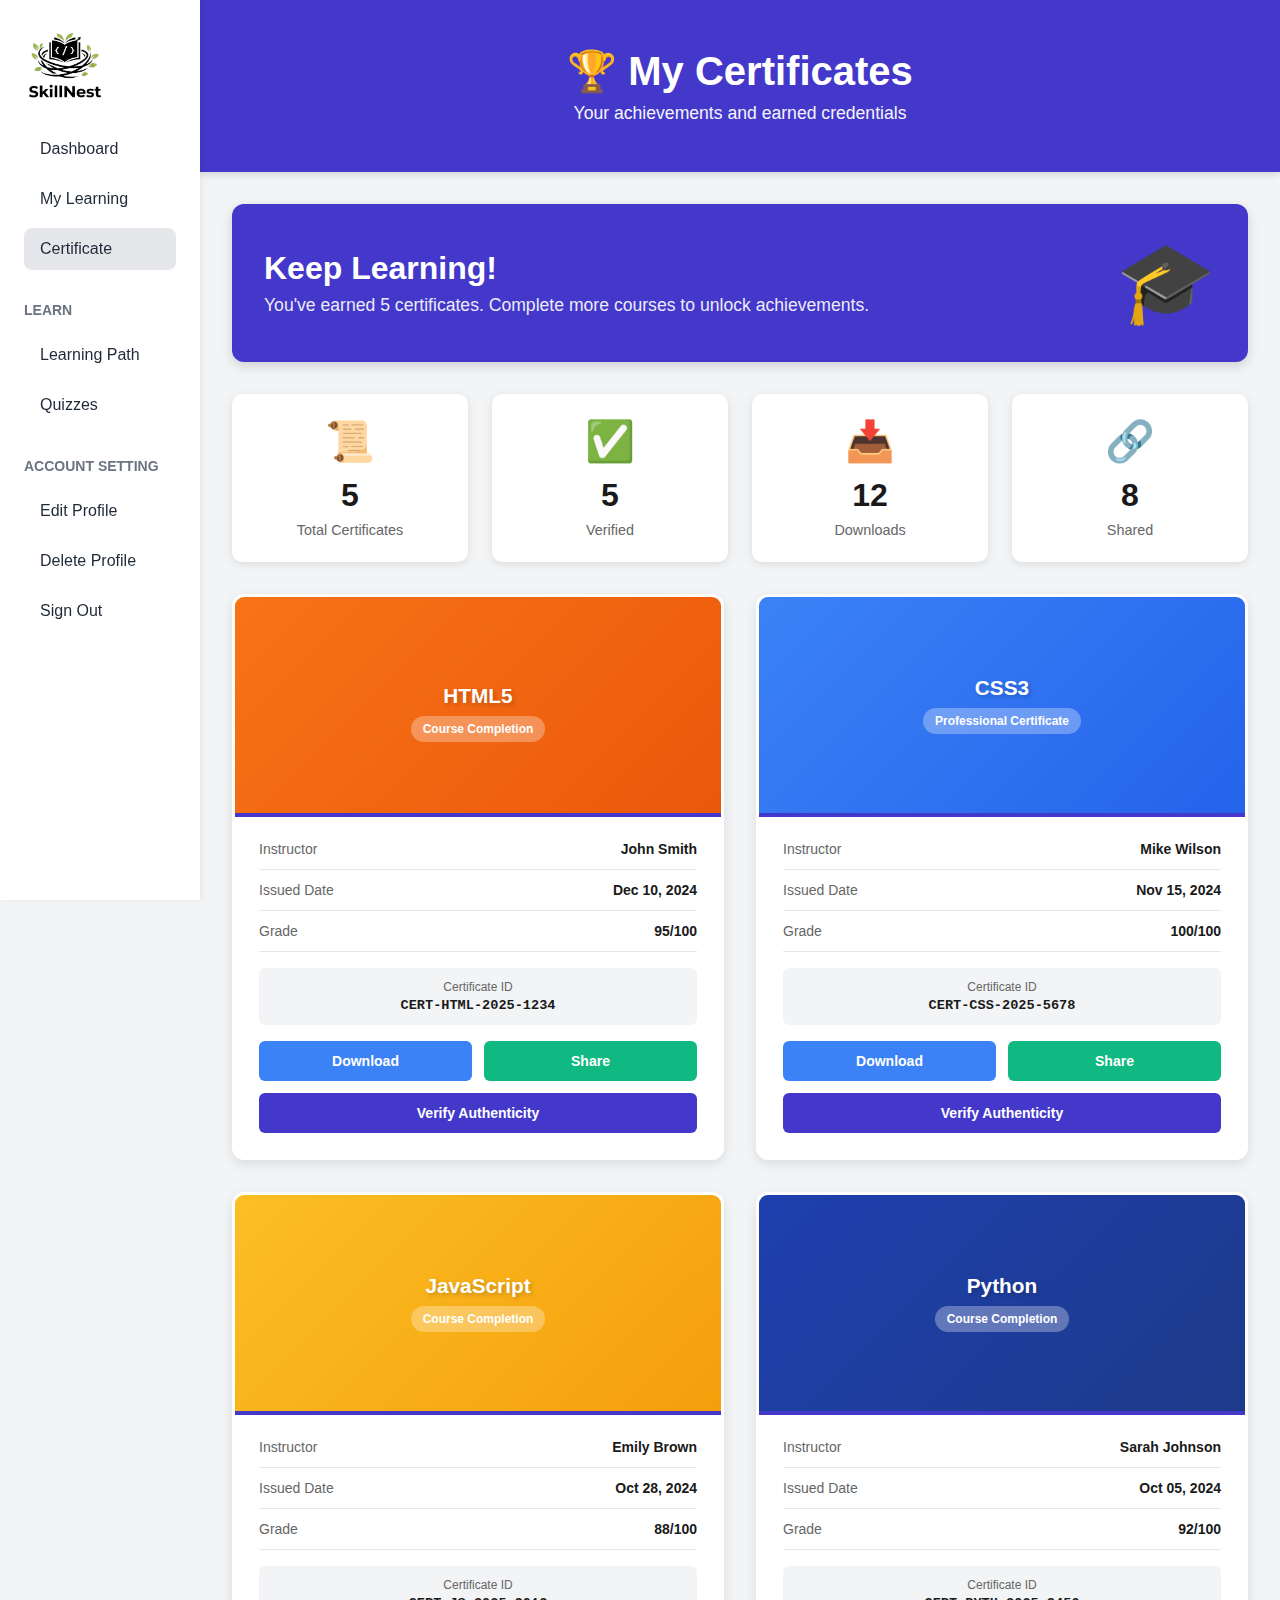
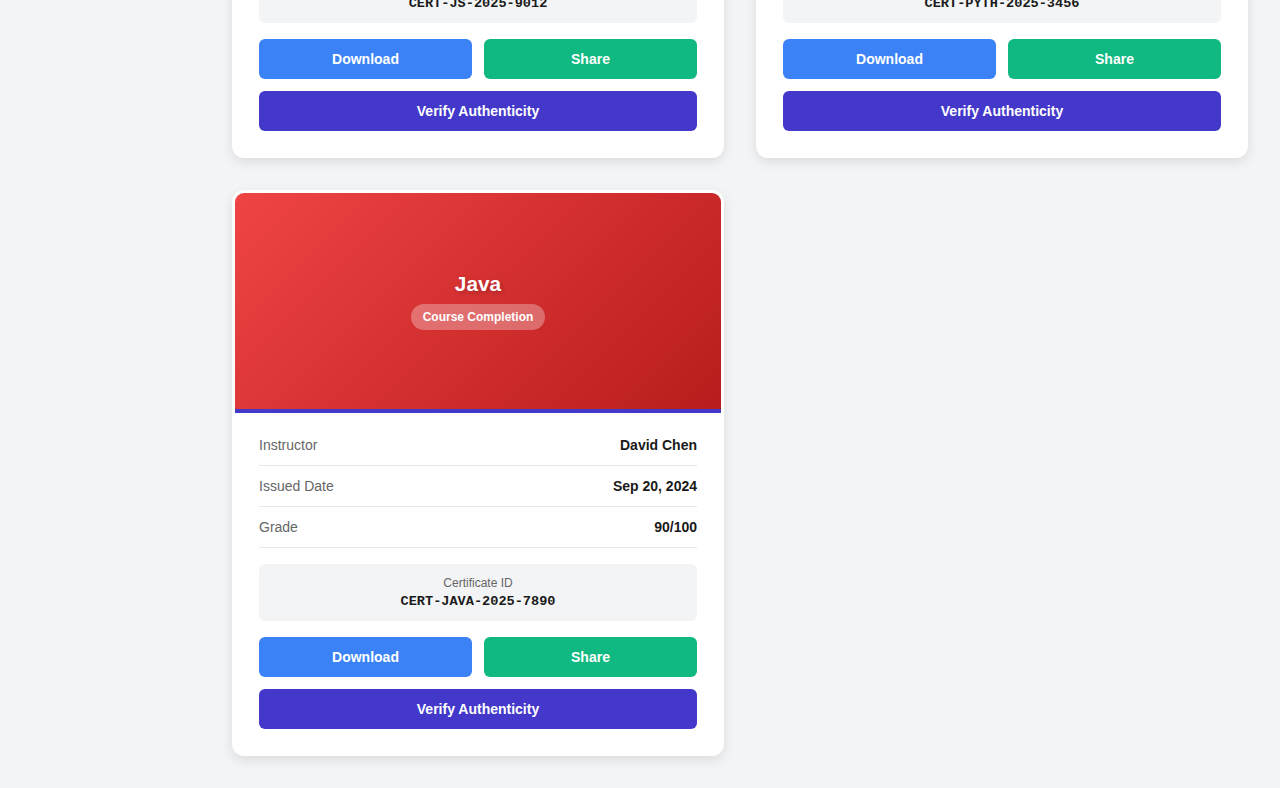
<file: pages/mycertificate.html>
<!DOCTYPE html>
<html lang="en">
<head>
    <meta charset="UTF-8">
    <meta name="viewport" content="width=device-width, initial-scale=1.0">
    <title>My Certificates</title>
    <link rel="stylesheet" href="/css/mycertificate.css">
   
</head>
<body>
    <!-- Sidebar -->
    <aside class="sidebar">
        <nav>
            <div class="nav-section">
                <img class="logo" src="/assests/Gemini_Generated_Image_awja8lawja8lawja-removebg-preview.png" alt="Logo">
                <a href="dashboard.html" class="nav-item">
                    <span>Dashboard</span>
                </a>
                <a href="mylearn.html" class="nav-item">
                    <span>My Learning</span>
                </a>
                <a href="#" class="nav-item active">
                    <span>Certificate</span>
                </a>
            </div>

            <div class="nav-section">
                <h3 class="nav-section-title">Learn</h3>
         
                <a href="/pages/learingpath.html" class="nav-item">
                    <span>Learning Path</span>
                </a>
                <a href="/pages/quizzes.html" class="nav-item">
                    <span>Quizzes</span>
                </a>
            </div>

            <div class="nav-section">
                <h3 class="nav-section-title">Account Setting</h3>
                <a href="#" class="nav-item">
                    <span>Edit Profile</span>
                </a>
                <a href="#" class="nav-item">
                    <span>Delete Profile</span>
                </a>
                <a href="/index.html" class="nav-item">
                    <span>Sign Out</span>
                </a>
            </div>
        </nav>
    </aside>

    <!-- Main Content -->
    <div class="main-wrapper">
        <div class="header">
            <h1>&#127942; My Certificates</h1>
            <p>Your achievements and earned credentials</p>
        </div>

        <div class="container">
            <!-- Achievement Banner -->
            <div class="achievement-banner">
                <div class="achievement-content">
                    <h2>Keep Learning!</h2>
                    <p>You've earned 5 certificates. Complete more courses to unlock achievements.</p>
                </div>
                <div class="achievement-icon">&#127891;</div>
            </div>

            <!-- Stats Grid -->
            <div class="stats-grid">
                <div class="stat-card">
                    <div class="stat-icon">&#128220;</div>
                    <div class="stat-number">5</div>
                    <div class="stat-label">Total Certificates</div>
                </div>
                <div class="stat-card">
                    <div class="stat-icon">&#9989;</div>
                    <div class="stat-number">5</div>
                    <div class="stat-label">Verified</div>
                </div>
                <div class="stat-card">
                    <div class="stat-icon">&#128229;</div>
                    <div class="stat-number">12</div>
                    <div class="stat-label">Downloads</div>
                </div>
                <div class="stat-card">
                    <div class="stat-icon">&#128279;</div>
                    <div class="stat-number">8</div>
                    <div class="stat-label">Shared</div>
                </div>
            </div>

            <!-- Certificates Grid -->
            <div class="certificates-grid">
                <div class="certificate-card">
                    <div class="certificate-preview HTML ">
               
                        <div class="certificate-badge"></div>
                        <h3 class="certificate-title">HTML5</h3>
                        <span class="certificate-type">Course Completion</span>
                    </div>
                    <div class="certificate-body">
                        <div class="certificate-info">
                            <div class="info-row">
                                <span class="info-label">
                                    Instructor
                                </span>
                                <span class="info-value">John Smith</span>
                            </div>
                            <div class="info-row">
                                <span class="info-label">
                                    Issued Date
                                </span>
                                <span class="info-value">Dec 10, 2024</span>
                            </div>
                            <div class="info-row">
                                <span class="info-label">
                                    Grade
                                </span>
                                <span class="info-value">95/100</span>
                            </div>
                        </div>
                        <div class="certificate-id">
                            <div class="certificate-id-label">Certificate ID</div>
                            <div class="certificate-id-value">CERT-HTML-2025-1234</div>
                        </div>
                        <div class="certificate-actions">
                            <a href="#download" class="action-btn btn-download">
                                <span>Download</span>
                            </a>
                            <a href="#share" class="action-btn btn-share">

                                <span>Share</span>
                            </a>
                            <a href="#verify" class="action-btn btn-verify">
                   
                                <span>Verify Authenticity</span>
                            </a>
                        </div>
                    </div>
                </div>

                <div class="certificate-card">
                    <div class="certificate-preview CSS">
            
                        
                        <h3 class="certificate-title">CSS3</h3>
                        <span class="certificate-type">Professional Certificate</span>
                    </div>
                    <div class="certificate-body">
                        <div class="certificate-info">
                            <div class="info-row">
                                <span class="info-label">
                              
                                    Instructor
                                </span>
                                <span class="info-value">Mike Wilson</span>
                            </div>
                            <div class="info-row">
                                <span class="info-label">
                       
                                    Issued Date
                                </span>
                                <span class="info-value">Nov 15, 2024</span>
                            </div>
                            <div class="info-row">
                                <span class="info-label">
                           
                                    Grade
                                </span>
                                <span class="info-value">100/100</span>
                            </div>
                        </div>
                        <div class="certificate-id">
                            <div class="certificate-id-label">Certificate ID</div>
                            <div class="certificate-id-value">CERT-CSS-2025-5678</div>
                        </div>
                        <div class="certificate-actions">
                            <a href="#download" class="action-btn btn-download">
                   
                                <span>Download</span>
                            </a>
                            <a href="#share" class="action-btn btn-share">
                        
                                <span>Share</span>
                            </a>
                            <a href="#verify" class="action-btn btn-verify">
                                <span>Verify Authenticity</span>
                            </a>
                        </div>
                    </div>
                </div>

                <div class="certificate-card">
                    <div class="certificate-preview JavaScript">
   
                        <h3 class="certificate-title">JavaScript </h3>
                        <span class="certificate-type">Course Completion</span>
                    </div>
                    <div class="certificate-body">
                        <div class="certificate-info">
                            <div class="info-row">
                                <span class="info-label">
                                    Instructor
                                </span>
                                <span class="info-value">Emily Brown</span>
                            </div>
                            <div class="info-row">
                                <span class="info-label">
                                    Issued Date
                                </span>
                                <span class="info-value">Oct 28, 2024</span>
                            </div>
                            <div class="info-row">
                                <span class="info-label">
                                    Grade
                                </span>
                                <span class="info-value">88/100</span>
                            </div>
                        </div>
                        <div class="certificate-id">
                            <div class="certificate-id-label">Certificate ID</div>
                            <div class="certificate-id-value">CERT-JS-2025-9012</div>
                        </div>
                        <div class="certificate-actions">
                            <a href="#download" class="action-btn btn-download">
                                <span>Download</span>
                            </a>
                            <a href="#share" class="action-btn btn-share">
                                <span>Share</span>
                            </a>
                            <a href="#verify" class="action-btn btn-verify">
                                <span>Verify Authenticity</span>
                            </a>
                        </div>
                    </div>
                </div>

                <div class="certificate-card">
                    <div class="certificate-preview Python">
                        <h3 class="certificate-title">Python</h3>
                        <span class="certificate-type">Course Completion</span>
                    </div>
                    <div class="certificate-body">
                        <div class="certificate-info">
                            <div class="info-row">
                                <span class="info-label">
                                    Instructor
                                </span>
                                <span class="info-value">Sarah Johnson</span>
                            </div>
                            <div class="info-row">
                                <span class="info-label">
                                    Issued Date
                                </span>
                                <span class="info-value">Oct 05, 2024</span>
                            </div>
                            <div class="info-row">
                                <span class="info-label">
                                    Grade
                                </span>
                                <span class="info-value">92/100</span>
                            </div>
                        </div>
                        <div class="certificate-id">
                            <div class="certificate-id-label">Certificate ID</div>
                            <div class="certificate-id-value">CERT-PYTH-2025-3456</div>
                        </div>
                        <div class="certificate-actions">
                            <a href="#download" class="action-btn btn-download">

                                <span>Download</span>
                            </a>
                            <a href="#share" class="action-btn btn-share">
                                <span>Share</span>
                            </a>
                            <a href="#verify" class="action-btn btn-verify">
                                <span>Verify Authenticity</span>
                            </a>
                        </div>
                    </div>
                </div>

                <div class="certificate-card">
                    <div class="certificate-preview java">
                        <h3 class="certificate-title">Java</h3>
                        <span class="certificate-type">Course Completion</span>
                    </div>
                    <div class="certificate-body">
                        <div class="certificate-info">
                            <div class="info-row">
                                <span class="info-label">
                                    Instructor
                                </span>
                                <span class="info-value">David Chen</span>
                            </div>
                            <div class="info-row">
                                <span class="info-label">
                                    Issued Date
                                </span>
                                <span class="info-value">Sep 20, 2024</span>
                            </div>
                            <div class="info-row">
                                <span class="info-label">
                          
                                    Grade
                                </span>
                                <span class="info-value">90/100</span>
                            </div>
                        </div>
                        <div class="certificate-id">
                            <div class="certificate-id-label">Certificate ID</div>
                            <div class="certificate-id-value">CERT-JAVA-2025-7890</div>
                        </div>
                        <div class="certificate-actions">
                            <a href="#download" class="action-btn btn-download">
                                <span>Download</span>
                            </a>
                            <a href="#share" class="action-btn btn-share">
                                <span>Share</span>
                            </a>
                            <a href="#verify" class="action-btn btn-verify">
                                <span>Verify Authenticity</span>
                            </a>
                        </div>
                    </div>
                </div>
            </div>
        </div>
    </div>
</body>
</html>
</file>
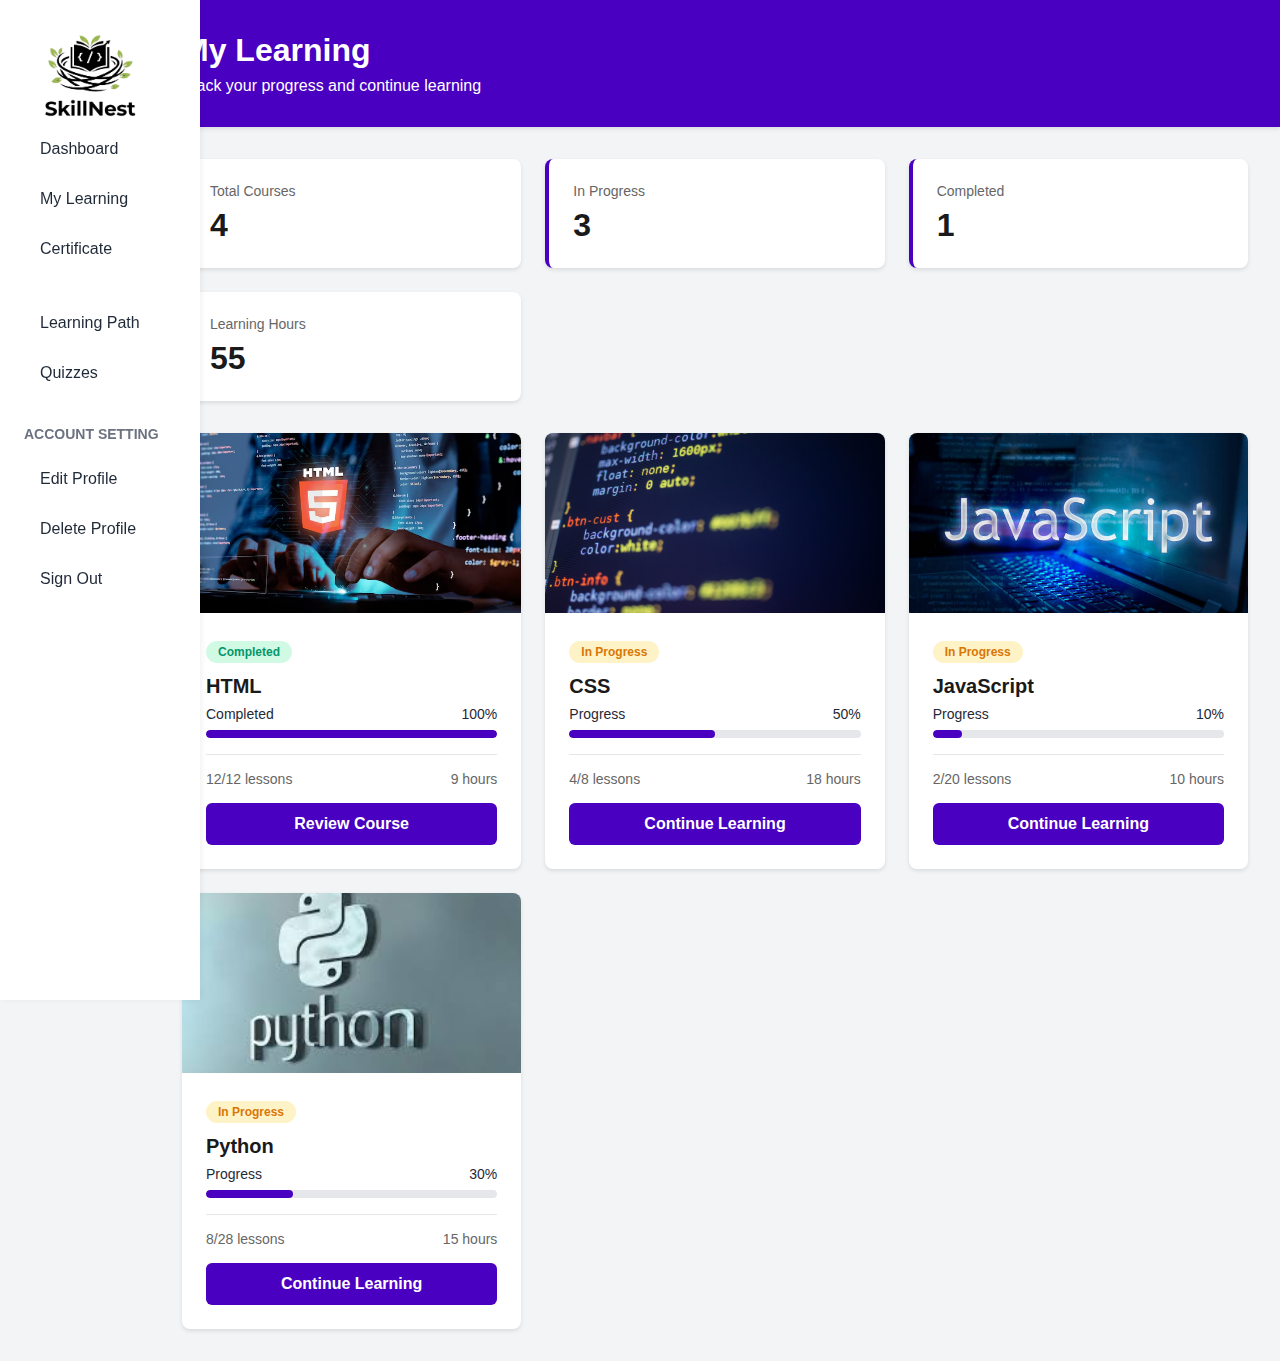
<file: pages/mylearn.html>
<!DOCTYPE html>
<html lang="en">
<head>
    <meta charset="UTF-8">
    <meta name="viewport" content="width=device-width, initial-scale=1.0">
    <title>My Learning </title>
  <link rel="stylesheet" href="/css/mylearn.css">
</head>
<body>
  <!-- Sidebar -->
    <aside class="sidebar">
        <nav>
            <div class="nav-section">
                <img class="logo" src="/assests/Gemini_Generated_Image_awja8lawja8lawja-removebg-preview.png" alt="">
                <a href="/pages/dashboard.html" class="nav-item">
                    <span>Dashboard</span>
                </a>
                <a href="#" class="nav-item active">
                    <span>My Learning</span>
                </a>
              
                <a href="/pages/mycertificate.html" class="nav-item">
                    <span>Certificate</span>
                </a>
            </div>

            <div class="nav-section">
                <a href="/pages/learingpath.html" class="nav-item">
                    <span>Learning Path</span>
                </a>
           
                <a href="/pages/quizzes.html" class="nav-item">
                    <span>Quizzes</span>
                </a>
            </div>

            <div class="nav-section">
                <h3 class="nav-section-title">Account Setting</h3>
                <a href="#" class="nav-item">
                    <span>Edit Profile</span>
                </a>
            
                <a href="#" class="nav-item">
                    <span>Delete Profile</span>
                </a>
                <a href="/index.html" class="nav-item">
                    <span>Sign Out</span>
                </a>
            </div>
        </nav>
    </aside>

    <!-- Main Content -->
    <main class="main-content">
        <div class="header">
            <div class="header-content">
                <h1>My Learning</h1>
                <p>Track your progress and continue learning</p>
            </div>
        </div>

        <div class="container">
            <!-- Stats Cards -->
            <div class="stats-grid">
                <div class="stat-card">
                    <div class="stat-info">
                        <h3>Total Courses</h3>
                        <p>4</p>
                    </div>
                </div>

                <div class="stat-card">
                    <div class="stat-info">
                        <h3>In Progress</h3>
                        <p>3</p>
                    </div>
                </div>

                <div class="stat-card">
                    <div class="stat-info">
                        <h3>Completed</h3>
                        <p>1</p>
                    </div>
                </div>

                <div class="stat-card">
                    <div class="stat-info">
                        <h3>Learning Hours</h3>
                        <p>55</p>
                    </div>
                </div>
            </div>

            <!-- Courses Grid -->
            <div class="courses-grid">
                <div class="course-card">
                    <img src="/assests/html-system-websites-concept_23-2150323518.avif" alt="HTML Course" class="course-thumbnail">
                    <div class="course-content">
                        <span class="course-status status-completed">Completed</span>
                        <h3 class="course-title">HTML</h3>
                        
                        <div class="progress-section">
                            <div class="progress-info">
                                <span>Completed</span>
                                <span>100%</span>
                            </div>
                            <div class="progress-bar-bg">
                                <div class="progress-bar-fill" style="width: 100%"></div>
                            </div>
                        </div>

                        <div class="course-meta">
                            <div class="course-lessons">
                                <span>12/12 lessons</span>
                            </div>
                            <div class="course-duration">
                                <span>9 hours</span>
                            </div>
                        </div>

                        <a href="#continue" class="continue-btn">Review Course</a>
                    </div>
                </div>

                <div class="course-card">
                    <img src="/assests/CSS-stylesheet-on-a-screen-programming-concept.jpeg" alt="CSS Course" class="course-thumbnail">
                    <div class="course-content">
                        <span class="course-status status-progress">In Progress</span>
                        <h3 class="course-title">CSS</h3>
                        
                        <div class="progress-section">
                            <div class="progress-info">
                                <span>Progress</span>
                                <span>50%</span>
                            </div>
                            <div class="progress-bar-bg">
                                <div class="progress-bar-fill" style="width: 50%"></div>
                            </div>
                        </div>

                        <div class="course-meta">
                            <div class="course-lessons">
                                <span>4/8 lessons</span>
                            </div>
                            <div class="course-duration">
                                <span>18 hours</span>
                            </div>
                        </div>

                        <a href="#continue" class="continue-btn">Continue Learning</a>
                    </div>
                </div>

                <div class="course-card">
                    <img src="/assests/jsS.png" alt="JavaScript Course" class="course-thumbnail">
                    <div class="course-content">
                        <span class="course-status status-progress">In Progress</span>
                        <h3 class="course-title">JavaScript</h3>
                        
                        <div class="progress-section">
                            <div class="progress-info">
                                <span>Progress</span>
                                <span>10%</span>
                            </div>
                            <div class="progress-bar-bg">
                                <div class="progress-bar-fill" style="width: 10%"></div>
                            </div>
                        </div>

                        <div class="course-meta">
                            <div class="course-lessons">
                                <span>2/20 lessons</span>
                            </div>
                            <div class="course-duration">
                                <span>10 hours</span>
                            </div>
                        </div>

                        <a href="#continue" class="continue-btn">Continue Learning</a>
                    </div>
                </div>

                <div class="course-card">
                    <img src="/assests/images (1).jpg" alt="Python Course" class="course-thumbnail">
                    <div class="course-content">
                        <span class="course-status status-progress">In Progress</span>
                        <h3 class="course-title">Python</h3>
                        
                        <div class="progress-section">
                            <div class="progress-info">
                                <span>Progress</span>
                                <span>30%</span>
                            </div>
                            <div class="progress-bar-bg">
                                <div class="progress-bar-fill" style="width: 30%"></div>
                            </div>
                        </div>

                        <div class="course-meta">
                            <div class="course-lessons">
                                <span>8/28 lessons</span>
                            </div>
                            <div class="course-duration">
                                <span>15 hours</span>
                            </div>
                        </div>

                        <a href="#continue" class="continue-btn">Continue Learning</a>
                    </div>
                </div>
            </div>
        </div>
    </main>

</body>
</html>
</file>
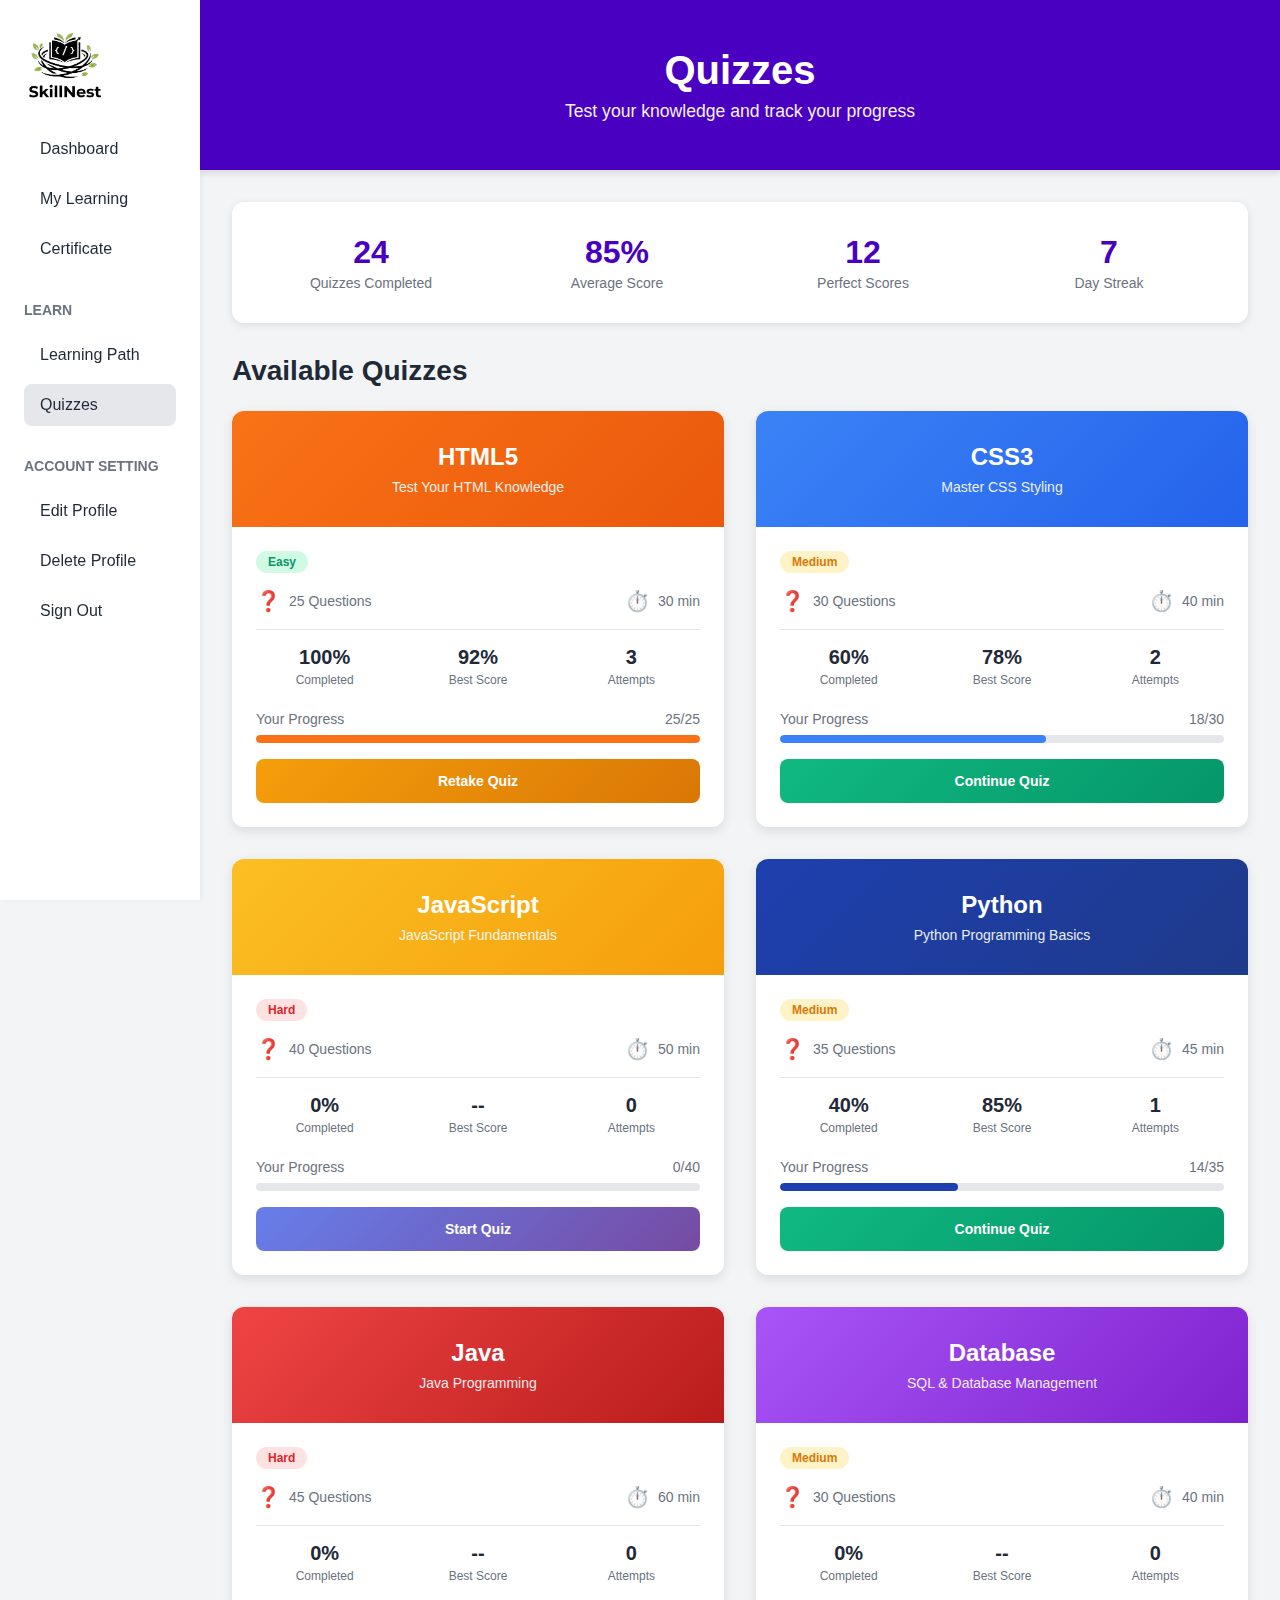
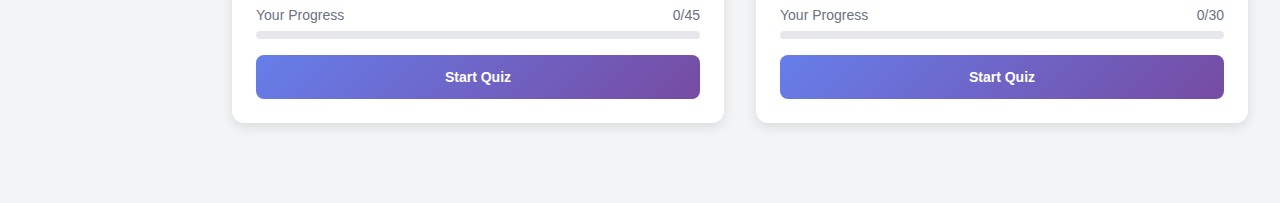
<file: pages/quizzes.html>
<!DOCTYPE html>
<html lang="en">
<head>
    <meta charset="UTF-8">
    <meta name="viewport" content="width=device-width, initial-scale=1.0">
    <title>Quizzes</title>
    <link rel="stylesheet" href="/css/quizzes.css">

</head>
<body>
    <!-- Sidebar -->
    <aside class="sidebar">
        <nav>
            <div class="nav-section">
                <img class="logo" src="/assests/Gemini_Generated_Image_awja8lawja8lawja-removebg-preview.png" alt="Logo">
                <a href="/pages/dashboard.html" class="nav-item">
                    <span>Dashboard</span>
                </a>
                <a href="/pages/mylearn.html" class="nav-item">
                    <span>My Learning</span>
                </a>
                <a href="/pages/mycertificate.html" class="nav-item">
                    <span>Certificate</span>
                </a>
            </div>

            <div class="nav-section">
                <h3 class="nav-section-title">Learn</h3>
           
                <a href="/pages/learingpath.html" class="nav-item">
                    <span>Learning Path</span>
                </a>
                <a href="/pages/quizzes.html" class="nav-item active">
                    <span>Quizzes</span>
                </a>
            </div>

            <div class="nav-section">
                <h3 class="nav-section-title">Account Setting</h3>
                <a href="/pages/edit.html" class="nav-item">
                    <span>Edit Profile</span>
                </a>
                <a href="#" class="nav-item">
                    <span>Delete Profile</span>
                </a>
                <a href="/index.html" class="nav-item">
                    <span>Sign Out</span>
                </a>
            </div>
        </nav>
    </aside>


    <div class="main-wrapper">
        <div class="header">
            <h1>Quizzes</h1>
            <p>Test your knowledge and track your progress</p>
        </div>

        <div class="container">
      
            <div class="stats-banner">
                <div class="stat-item">
                  
                    <div class="stat-number">24</div>
                    <div class="stat-label">Quizzes Completed</div>
                </div>
                <div class="stat-item">
    
                    <div class="stat-number">85%</div>
                    <div class="stat-label">Average Score</div>
                </div>
                <div class="stat-item">
             
                    <div class="stat-number">12</div>
                    <div class="stat-label">Perfect Scores</div>
                </div>
                <div class="stat-item">
              
                    <div class="stat-number">7</div>
                    <div class="stat-label">Day Streak</div>
                </div>
            </div>

        
            <h2 class="section-title">Available Quizzes</h2>
            <div class="quizzes-grid">
            
                <div class="quiz-card">
                    <div class="quiz-header html">
                
                        <h3 class="quiz-title">HTML5</h3>
                        <p class="quiz-subtitle">Test Your HTML Knowledge</p>
                    </div>
                    <div class="quiz-body">
                        <span class="difficulty-badge difficulty-easy">Easy</span>
                        <div class="quiz-info">
                            <div class="info-item">
                                <span>❓</span>
                                <span>25 Questions</span>
                            </div>
                            <div class="info-item">
                                <span>⏱️</span>
                                <span>30 min</span>
                            </div>
                        </div>
                        <div class="quiz-stats">
                            <div class="quiz-stat">
                                <div class="quiz-stat-value">100%</div>
                                <div class="quiz-stat-label">Completed</div>
                            </div>
                            <div class="quiz-stat">
                                <div class="quiz-stat-value">92%</div>
                                <div class="quiz-stat-label">Best Score</div>
                            </div>
                            <div class="quiz-stat">
                                <div class="quiz-stat-value">3</div>
                                <div class="quiz-stat-label">Attempts</div>
                            </div>
                        </div>
                        <div class="quiz-progress">
                            <div class="progress-label">
                                <span>Your Progress</span>
                                <span>25/25</span>
                            </div>
                            <div class="progress-bar">
                                <div class="progress-fill html" style="width: 100%"></div>
                            </div>
                        </div>
                        <button class="start-btn retake-btn">
                      
                            <span>Retake Quiz</span>
                        </button>
                    </div>
                </div>

                <!-- CSS Quiz -->
                <div class="quiz-card">
                    <div class="quiz-header css">
            
                        <h3 class="quiz-title">CSS3</h3>
                        <p class="quiz-subtitle">Master CSS Styling</p>
                    </div>
                    <div class="quiz-body">
                        <span class="difficulty-badge difficulty-medium">Medium</span>
                        <div class="quiz-info">
                            <div class="info-item">
                                <span>❓</span>
                                <span>30 Questions</span>
                            </div>
                            <div class="info-item">
                                <span>⏱️</span>
                                <span>40 min</span>
                            </div>
                        </div>
                        <div class="quiz-stats">
                            <div class="quiz-stat">
                                <div class="quiz-stat-value">60%</div>
                                <div class="quiz-stat-label">Completed</div>
                            </div>
                            <div class="quiz-stat">
                                <div class="quiz-stat-value">78%</div>
                                <div class="quiz-stat-label">Best Score</div>
                            </div>
                            <div class="quiz-stat">
                                <div class="quiz-stat-value">2</div>
                                <div class="quiz-stat-label">Attempts</div>
                            </div>
                        </div>
                        <div class="quiz-progress">
                            <div class="progress-label">
                                <span>Your Progress</span>
                                <span>18/30</span>
                            </div>
                            <div class="progress-bar">
                                <div class="progress-fill css" style="width: 60%"></div>
                            </div>
                        </div>
                        <button class="start-btn continue-btn">
                      
                            <span>Continue Quiz</span>
                        </button>
                    </div>
                </div>

                <!-- JavaScript Quiz -->
                <div class="quiz-card">
                    <div class="quiz-header js">
                 
                        <h3 class="quiz-title">JavaScript</h3>
                        <p class="quiz-subtitle">JavaScript Fundamentals</p>
                    </div>
                    <div class="quiz-body">
                        <span class="difficulty-badge difficulty-hard">Hard</span>
                        <div class="quiz-info">
                            <div class="info-item">
                                <span>❓</span>
                                <span>40 Questions</span>
                            </div>
                            <div class="info-item">
                                <span>⏱️</span>
                                <span>50 min</span>
                            </div>
                        </div>
                        <div class="quiz-stats">
                            <div class="quiz-stat">
                                <div class="quiz-stat-value">0%</div>
                                <div class="quiz-stat-label">Completed</div>
                            </div>
                            <div class="quiz-stat">
                                <div class="quiz-stat-value">--</div>
                                <div class="quiz-stat-label">Best Score</div>
                            </div>
                            <div class="quiz-stat">
                                <div class="quiz-stat-value">0</div>
                                <div class="quiz-stat-label">Attempts</div>
                            </div>
                        </div>
                        <div class="quiz-progress">
                            <div class="progress-label">
                                <span>Your Progress</span>
                                <span>0/40</span>
                            </div>
                            <div class="progress-bar">
                                <div class="progress-fill js" style="width: 0%"></div>
                            </div>
                        </div>
                        <button class="start-btn">
                    
                            <span>Start Quiz</span>
                        </button>
                    </div>
                </div>

                <!-- Python Quiz -->
                <div class="quiz-card">
                    <div class="quiz-header python">
               
                        <h3 class="quiz-title">Python</h3>
                        <p class="quiz-subtitle">Python Programming Basics</p>
                    </div>
                    <div class="quiz-body">
                        <span class="difficulty-badge difficulty-medium">Medium</span>
                        <div class="quiz-info">
                            <div class="info-item">
                                <span>❓</span>
                                <span>35 Questions</span>
                            </div>
                            <div class="info-item">
                                <span>⏱️</span>
                                <span>45 min</span>
                            </div>
                        </div>
                        <div class="quiz-stats">
                            <div class="quiz-stat">
                                <div class="quiz-stat-value">40%</div>
                                <div class="quiz-stat-label">Completed</div>
                            </div>
                            <div class="quiz-stat">
                                <div class="quiz-stat-value">85%</div>
                                <div class="quiz-stat-label">Best Score</div>
                            </div>
                            <div class="quiz-stat">
                                <div class="quiz-stat-value">1</div>
                                <div class="quiz-stat-label">Attempts</div>
                            </div>
                        </div>
                        <div class="quiz-progress">
                            <div class="progress-label">
                                <span>Your Progress</span>
                                <span>14/35</span>
                            </div>
                            <div class="progress-bar">
                                <div class="progress-fill python" style="width: 40%"></div>
                            </div>
                        </div>
                        <button class="start-btn continue-btn">
                    
                            <span>Continue Quiz</span>
                        </button>
                    </div>
                </div>

                <!-- Java Quiz -->
                <div class="quiz-card">
                    <div class="quiz-header java">
         
                        <h3 class="quiz-title">Java</h3>
                        <p class="quiz-subtitle">Java Programming</p>
                    </div>
                    <div class="quiz-body">
                        <span class="difficulty-badge difficulty-hard">Hard</span>
                        <div class="quiz-info">
                            <div class="info-item">
                                <span>❓</span>
                                <span>45 Questions</span>
                            </div>
                            <div class="info-item">
                                <span>⏱️</span>
                                <span>60 min</span>
                            </div>
                        </div>
                        <div class="quiz-stats">
                            <div class="quiz-stat">
                                <div class="quiz-stat-value">0%</div>
                                <div class="quiz-stat-label">Completed</div>
                            </div>
                            <div class="quiz-stat">
                                <div class="quiz-stat-value">--</div>
                                <div class="quiz-stat-label">Best Score</div>
                            </div>
                            <div class="quiz-stat">
                                <div class="quiz-stat-value">0</div>
                                <div class="quiz-stat-label">Attempts</div>
                            </div>
                        </div>
                        <div class="quiz-progress">
                            <div class="progress-label">
                                <span>Your Progress</span>
                                <span>0/45</span>
                            </div>
                            <div class="progress-bar">
                                <div class="progress-fill java" style="width: 0%"></div>
                            </div>
                        </div>
                        <button class="start-btn">
                   
                            <span>Start Quiz</span>
                        </button>
                    </div>
                </div>

                <!-- Database Quiz -->
                <div class="quiz-card">
                    <div class="quiz-header db">
             
                        <h3 class="quiz-title">Database</h3>
                        <p class="quiz-subtitle">SQL & Database Management</p>
                    </div>
                    <div class="quiz-body">
                        <span class="difficulty-badge difficulty-medium">Medium</span>
                        <div class="quiz-info">
                            <div class="info-item">
                                <span>❓</span>
                                <span>30 Questions</span>
                            </div>
                            <div class="info-item">
                                <span>⏱️</span>
                                <span>40 min</span>
                            </div>
                        </div>
                        <div class="quiz-stats">
                            <div class="quiz-stat">
                                <div class="quiz-stat-value">0%</div>
                                <div class="quiz-stat-label">Completed</div>
                            </div>
                            <div class="quiz-stat">
                                <div class="quiz-stat-value">--</div>
                                <div class="quiz-stat-label">Best Score</div>
                            </div>
                            <div class="quiz-stat">
                                <div class="quiz-stat-value">0</div>
                                <div class="quiz-stat-label">Attempts</div>
                            </div>
                        </div>
                        <div class="quiz-progress">
                            <div class="progress-label">
                                <span>Your Progress</span>
                                <span>0/30</span>
                            </div>
                            <div class="progress-bar">
                                <div class="progress-fill db" style="width: 0%"></div>
                            </div>
                        </div>
                        <button class="start-btn">
                           
                            <span>Start Quiz</span>
                        </button>
                    </div>
                </div>
            </div>
</body>
</html>
</file>
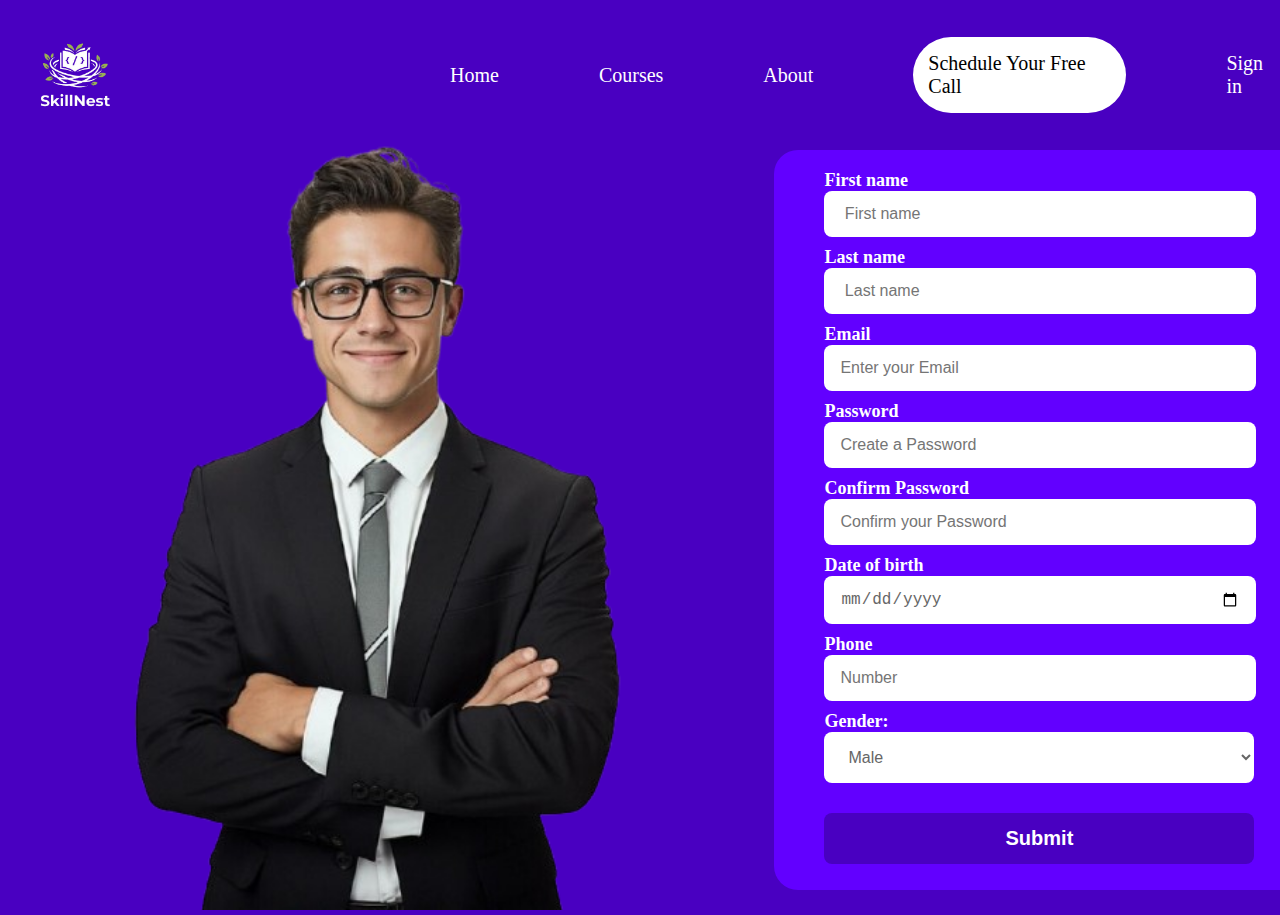
<file: pages/signup.html>
<!DOCTYPE html>
<html lang="en">
<head>
    <meta charset="UTF-8">
    <meta name="viewport" content="width=device-width, initial-scale=1.0">
    <title>Document</title>
    <link rel="stylesheet" href="/css/signup.css">
</head>
<body>
    
        <div class="class">
        <div class="navbar">
            <img class="logo" src="/assests/Gemini_Generated_Image_x40bmax40bmax40b-removebg-preview.png" alt="logo image">
            <a class="firsta" href="/index.html">Home</a>
            <a  href="Courses">Courses</a>
            <a href="/pages/signup.html">About</a>
            <a class="fcall" href="/pages/call.html"><span class="call">Schedule Your Free Call</span></a>
            <a href="pages/signup.html">Sign in</a>
        </div>
        <div class="flex">
            <img src="/assests/A_Man_In_A_Suit_And_Tie_With_His_Arms_Crossed-removebg-preview.png" alt="">
         <div class="container">
        <form action="">
        <div class="signup">
            <label for="name" class="first">First name</label>
            <input type="text" id="name" placeholder=" First name" required>
        </div>

         <div class="signup">
            <label for="name">Last name</label>
            <input type="text" id="name" placeholder=" Last name" required>
        </div>

         <div class="signup">
            <label for="email">Email</label>
            <input type="email" id="email" placeholder="Enter your Email" required>
        </div>

        <div class="signup">
            <label for="password">Password</label>
            <input type="password" id="password" placeholder="Create a Password" required>
        </div>

         <div class="signup">
            <label for="password">Confirm Password</label>
            <input type="password" id="password" placeholder="Confirm your Password" required>
        </div>

        <div class="signup">
            <label for="dob">Date of birth</label>
            <input type="date" id="dob" placeholder="DOB" required>
        </div>

        
        <div class="signup">
            <label for="num">Phone</label>
            <input type="number" id="num" placeholder="Number" required>
        </div>


        <label for="gen">Gender:</label required>
        <select name="gen" id="gen">
        <option value="male">Male</option>
        <option value="Female">Female</option>
         <option value="other">Other Gender</option>
        </select>
        <button type="submit">Submit</button>

        </form>
        </div>
        </div>
        </div>
</body>
</html>
</file>
<file: index.css>
*{  font-family: 'Segoe UI';}
body{ margin: 0%;
   
width: 100%;
height: 200px;}
.class{
    background-color: #4900c1;
    
    height: 917px;
    z-index: -1;
}
    
.logo{
    width: 150px;
}
.navbar{
    display: flex;
    align-items: center;
    gap: 100px;
 

}
.navbar a{
    font-family: Serif; 
    text-decoration: none;
    color: white;
    font-size: 20px;}
.firsta{
    margin-left: 200px;

}   

.fcall{
    font-family: Serif; 
    color: black;
    background-color: white;
    padding: 15px;
    border-radius: 50px;
}
.call{
    font-family: Serif; 
    color: #000;
}


.tagline{
    margin-left: 40px;
    color:white;
    font-size: 100px;
    margin-top: 100px;
    font-family: Serif; 
}
.maintag{
    display: flex;
}
.maintag img{
    border-radius: 50%;
    margin-left: 200PX;
    margin-top: 50px;
    width: 700px;
    height: 600px;
   
}
.subtag{
     color:white;
    margin-left: 40px;
    margin-top: -200px;
    font-size: 40px;
    font-family: Serif;
}
.hire{  font-family: 'Segoe UI';
    margin-left: 480px;
    font-size: 60px;
}

.hirespace{
    margin-left: 80px;
}
.hirep{margin-left: 550px;
font-size: 25px;}

@keyframes scrollleft {
    from {
        left: 100%;
    }
    to {
        left: -200px;
    }
}
.wapper{
    
    width: 100%;
    max-width: 1500px;
    margin-inline: auto;
    position: relative;
    height: 100px;
    margin-top: 5rem;
    overflow: hidden;

}

.item {
    width: 200px;
    height: 100px;
    background-color: red;
    border-radius: 6px;
    position: absolute;
    left: 100%;
    animation-name: scrollleft;
    animation-duration: 30s;
    animation-timing-function: linear;
    animation-iteration-count: infinite;
}

.item1 {
    animation-delay: calc(30s / 8 * (8 - 1) * -1);
}

.item2 {
    animation-delay: calc(30s / 8 * (8 - 2) * -1);
}

.item3 {
    animation-delay: calc(30s / 8 * (8 - 3) * -1);
}

.item4 {
    animation-delay: calc(30s / 8 * (8 - 4) * -1);
}

.item5 {
    animation-delay: calc(30s / 8 * (8 - 5) * -1);
}

.item6 {
    animation-delay: calc(30s / 8 * (8 - 6) * -1);
}

.item7 {
    animation-delay: calc(30s / 8 * (8 - 7) * -1);
}

.item8 {
    animation-delay: calc(30s / 8 * (8 - 8) * -1);
}



@keyframes scrollright {
    from {
        left: -200px;
    }
    to {
        left: 100%;
    }
}
.wapper-d{
    
    width: 100%;
    max-width: 1650px;
    margin-inline: auto;
    position: relative;
    height: 100px;
   
    overflow: hidden;

}

.itemd {
    width: 200px;
    height: 100px;
    background-color: red;
    border-radius: 6px;
    position: absolute;
    left: 100%;
    animation-name: scrollright;
    animation-duration: 30s;
    animation-timing-function: linear;
    animation-iteration-count: infinite;
}

.item1d {
    animation-delay: calc(30s / 8 * (8 - 1) * -1);
}

.item2d {
    animation-delay: calc(30s / 8 * (8 - 2) * -1);
}

.item3d {
    animation-delay: calc(30s / 8 * (8 - 3) * -1);
}

.item4d {
    animation-delay: calc(30s / 8 * (8 - 4) * -1);
}

.item5d {
    animation-delay: calc(30s / 8 * (8 - 5) * -1);
}

.item6d {
    animation-delay: calc(30s / 8 * (8 - 6) * -1);
}

.item7d {
    animation-delay: calc(30s / 8 * (8 - 7) * -1);
}

.item8d {
    animation-delay: calc(30s / 8 * (8 - 8) * -1);
}

.step{
    background-color:    
#4900c1;
width: 100%;
 height: 570px;
 color: white;
}

.quote{
    margin-left: 150px;}
.quote span{margin-left: 200px;}
.flex{
    display: flex;
}
.flex p{  font-family: 'Segoe UI';
    margin-left: 300px;
    margin-top: 100px;
    font-size: 20px;
}
.scall{
    position: absolute;
    margin-top: -150px;
    margin-left: 1000px;
    text-decoration: none;
}
.course{
    color: white;
    margin-top: 0px;
    background-color: #4900c1;
    height: 1000px;

}
.course h1{margin-left: 570px;
font-size: 50px;}


        .courses-grid {
            display: grid;
            grid-template-columns: 1fr 1fr 1fr 1fr;
            gap: 1rem;
            padding: 50px;
            color: #000;
        }

        .course-card {
            margin-top: 50px;
            background-color: white;
            border-radius: 1rem;
            overflow: hidden;
            box-shadow: 0 4px 6px rgba(0,0,0,0.1);
            transition: transform 0.3s;
        }

        .course-card:hover {
            transform: translateY(-5px);
        }

        .course-header {
            height: 160px;
            display: flex;
            align-items: center;
            justify-content: center;
            color: white;
            font-size: 2.5rem;
            font-weight: bold;
        }

        .course-header.html {
            background: linear-gradient(135deg, #f97316, #ea580c);
        }

        .course-header.css {
            background: linear-gradient(135deg, #3b82f6, #2563eb);
        }

        .course-header.js {
            background: linear-gradient(135deg, #fbbf24, #f59e0b);
        }

        .course-header.python {
            background: linear-gradient(135deg, #1e40af, #1e3a8a);
        }
        .course-header.java {
            background: linear-gradient(135deg, #EF4444, #B91C1C);
        } 
        .course-header.React {
           background: linear-gradient(135deg, #60A5FA, #2563EB);
        }
          .course-header.Django {
            background: linear-gradient(135deg, #10B981, #047857);
        }
            .course-header.DB {
            background: linear-gradient(135deg, #A855F7, #7E22CE);
        }
       

        .course-body {
            padding: 1.5rem;
        }

        
        .footer {
            margin-top: 200px;
            background-color: #ffffff;
            color: #000000;
            padding: 3rem 2rem 2rem;
            margin-top: auto;
        }

        .footer-container {
            max-width: 1400px;
            margin: 0 auto;
        }

        .footer-grid {
            display: grid;
            grid-template-columns: 1.5fr 1fr 1fr 1fr 1fr;
            gap: 3rem;
            margin-bottom: 3rem;
        }

    

        .brand-logo {
            font-size: 2rem;
            font-weight: 700;
            color: #000000;
            margin-bottom: 1.5rem;
            letter-spacing: -0.5px;
        }

        .social-icons {
            display: flex;
            gap: 1rem;
            margin-bottom: 2rem;
        }

        .social-icon {
            width: 40px;
            height: 40px;
            border-radius: 50%;
            background-color: #000000;
            color: #ffffff;
            display: flex;
            align-items: center;
            justify-content: center;
            text-decoration: none;
            font-weight: 700;
            font-size: 1rem;
            transition: all 0.3s;
        }

        .social-icon:hover {
            transform: translateY(-3px);
            box-shadow: 0 4px 12px rgba(255, 255, 255, 0.3);
        }
        .footer{margin-top: 200px;}
        .footer-address {
            font-size: 0.9375rem;
            line-height: 1.6;
            color: #000000;
            margin-bottom: 1.5rem;
        }

        .footer-contact {
            font-size: 0.9375rem;
            line-height: 1.8;
        }

        .footer-contact div {
            margin-bottom: 0.5rem;
        }

        .contact-label {
            font-weight: 600;
            color: #000000;
        }

        .contact-value {
            color: #000000;
        }

        .footer-column h3 {
            font-size: 0.875rem;
            font-weight: 700;
            color: #000000;
            text-transform: uppercase;
            letter-spacing: 0.5px;
            margin-bottom: 1.25rem;
        }

        .footer-links {
            list-style: none;
        }

        .footer-links li {
            margin-bottom: 0.75rem;
            margin-left: -40px;
        }


        .footer-bottom {
            padding-top: 2rem;
            border-top: 1px solid #374151;
            text-align: center;
            color: #9ca3af;
            font-size: 0.875rem;
        }
</file>
<file: css/2.css>
.banner{
    margin-left: 300px;
    width: 100%;
    height: 800px;
    display: flex;
    justify-content: center;
    align-items: center;
    overflow: hidden;
    position: relative;
}

.banner .slider{
    position: absolute;
    width: 200px;
    height: 250px;
    transform-style: preserve-3d;
    transform: perspective(1000px);
    animation: autorun 20s linear infinite;
}

@keyframes autorun{
    from{transform: perspective(1000px)  rotateY(0deg);}
    to{transform: perspective(1000px)rotateY(360deg);}
}

.banner .slider .item-c{
    position: absolute;
    inset: 0;
    transform: 
        rotateY(calc((var(--position) - 1) * (360 / var(--quantity)) * 1deg)) 
        translateZ(300px);
    backface-visibility:hidden ;
}

.banner .slider .item-c img{
    width: 100%;
    height: 100%;
    object-fit: cover;
    border-radius: 10px;
    box-shadow: 0 5px 15px rgba(0, 0, 0, 0.5);
}

.banner .slider:hover {
    animation-play-state: paused;
}
</file>
<file: css/about.css>
* {
            margin: 0;
            padding: 0;
            box-sizing: border-box;
        }

        body {
            font-family: 'Segoe UI';
            background-color: #fff;
            color: #333;
            line-height: 1.6;
        }

       
        .title {
            background: #4900c1;
            color: #fff;
            padding: 5rem 2rem;
            text-align: center;
        }

        .title-content {
            max-width: 800px;
            margin-left: 330px;
         
        }

        .title h1 {
            font-size: 3rem;
            margin-bottom: 1rem;
            font-weight: 700;
        }

        .title p {
            font-size: 1.25rem;
            opacity: 0.95;
            line-height: 1.8;
        }

    
        .container {
            max-width: 1200px;
            margin: 0 auto;
            padding: 4rem 2rem;
        }

        .mission-section {
            text-align: center;
            margin-bottom: 4rem;
        }

        .section-title {
            font-size: 2.5rem;
            color: #1a1a1a;
            margin-bottom: 1rem;
            font-weight: 700;
        }

        .section-subtitle {
            font-size: 1.125rem;
            color: #666;
            max-width: 700px;
            margin: 0 auto 3rem;
            line-height: 1.8;
        }

        .mission-cards {
            display: grid;
            grid-template-columns:1fr 1fr 1fr;
            height: 300px;
            gap: 2rem;
            margin-top: 2rem;
        }

        .mission-card {
            background: #f9fafb;
            padding: 2rem;
            border-radius: 12px;
            text-align: center;
            transition: all 0.3s;
        }

        .mission-card:hover {
            transform: translateY(-8px);
            box-shadow: 0 8px 24px rgba(0,0,0,0.1);
        }

        .mission-icon {
            font-size: 3rem;
            margin-bottom: 1rem;
        }

        .mission-card h3 {
            font-size: 1.5rem;
            color: #1a1a1a;
            margin-bottom: 0.75rem;
        }

        .mission-card p {
            color: #666;
            line-height: 1.6;
        }

   
        .stats-section {
            background:#4900c1;
            color: #fff;
            padding: 4rem 2rem;
            margin: 4rem 0;
        }

        .stats-container {
            max-width: 1200px;
            margin: 0 auto;
            display: grid;
            grid-template-columns: repeat(auto-fit, minmax(200px, 1fr));
            gap: 3rem;
            text-align: center;
        }

        .stat-item {
            padding: 1rem;
        }

        .stat-number {
            font-size: 3rem;
            font-weight: 700;
            margin-bottom: 0.5rem;
        }

        .stat-label {
            font-size: 1.125rem;
            opacity: 0.9;
        }

  
        .values-section {
            margin-bottom: 4rem;
        }

        .values-grid {
            display: grid;
            grid-template-columns:1fr 1fr 1fr;
            gap: 2rem;
            margin-top: 3rem;
        }

        .value-card {
            background: #fff;
            padding: 2rem;
            border-radius: 12px;
            border: 2px solid #e5e7eb;
            transition: all 0.3s;
        }

        .value-card:hover {
            border-color: #4900c1;
            box-shadow: 0 4px 16px rgba(102, 126, 234, 0.2);
        }

        .value-icon {
            width: 60px;
            height: 60px;
            background-color: #4900c1;
            color: #fff;
            border-radius: 12px;
            display: flex;
            align-items: center;
            justify-content: center;
            font-size: 1.75rem;
            margin-bottom: 1.25rem;
        }

        .value-card h3 {
            font-size: 1.5rem;
            color: #1a1a1a;
            margin-bottom: 0.75rem;
        }

        .value-card p {
            color: #666;
            line-height: 1.7;
        }

               .story-section {
            padding: 4rem 2rem;
        }

        .story-container {
            max-width: 900px;
            margin: 0 auto;
        }

        .story-content {
            background: #fff;
            padding: 3rem;
            border-radius: 12px;
            box-shadow: 0 2px 8px rgba(0,0,0,0.3);
        }

        .story-content h2 {
            font-size: 2rem;
            color: #1a1a1a;
            margin-bottom: 1.5rem;
        }

        .story-content p {
            color: #555;
            font-size: 1.125rem;
            line-height: 1.8;
            margin-bottom: 1.5rem;
        }

        .cta-section {
            background: #4900c1;
            color: #fff;
            padding: 4rem 2rem;
            text-align: center;
        }

        .cta-content {
            max-width: 700px;
            margin: 0 auto;
        }

        .cta-content h2 {
            font-size: 2.5rem;
            margin-bottom: 1rem;
        }

        .cta-content p {
            font-size: 1.25rem;
            margin-bottom: 2rem;
            opacity: 0.95;
        }

        .cta-button {
            display: inline-block;
            padding: 1rem 2.5rem;
            background: #fff;
            color:#4900c1;
            border-radius: 8px;
            font-weight: 700;
            font-size: 1.125rem;
            text-decoration: none;
            transition: all 0.3s;
        }

        .cta-button:hover {
            transform: translateY(-2px);
            box-shadow: 0 8px 24px rgba(0,0,0,0.2);
        }
</file>
<file: css/call.css>
* {
            margin: 0;
            padding: 0;
            box-sizing: border-box;
        }

        body {
            font-family: 'Segoe UI';
            background-color: #f9fafb;
            color: #333;
            line-height: 1.6;
            min-height: 100vh;
            display: flex;
            flex-direction: column;
        }
        
.logo{
    width: 150px;
}
.navbar{
    background-color: #4900c1;
    height: 100px;
    display: flex;
    align-items: center;
    gap: 100px;
  

}
.navbar a{
    font-family: Serif; 
    text-decoration: none;
    color: white;
    font-size: 20px;}
.firsta{
    margin-left: 100px;

}   

.fcall{
    font-family: Serif; 
    color: black;
    background-color: white;
    padding: 15px;
    border-radius: 50px;
}
    
.call{
    color: #000;
}

        
    

        .container {
            flex-grow: 1;
            display: flex;
            justify-content: center;
            align-items: center;
            padding: 40px 20px;
        }

        .scheduling-card {
            background: #fff;
            padding: 40px;
            border-radius: 12px;
            box-shadow: 0 8px 30px rgba(0, 0, 0, 0.1);
            max-width: 550px;
            width: 100%;
            text-align: center;
        }

        .scheduling-card h1 {
            font-size: 2rem;
            color: #4900c1;
            margin-bottom: 10px;
            font-weight: 700;
        }

        .scheduling-card p {
            font-size: 1.1rem;
            color: #555;
            margin-bottom: 30px;
        }

        .schedule-form {
            display: grid;
            gap: 20px;
            text-align: left;
        }

        .form-group label {
            display: block;
            font-weight: 600;
            margin-bottom: 8px;
            color: #333;
        }

        .form-group input,
        .form-group select,
        .form-group textarea {
            width: 100%;
            padding: 12px;
            border: 1px solid #ddd;
            border-radius: 8px;
            font-size: 1rem;
            transition: border-color 0.3s;
        }

        .form-group input:focus,
        .form-group select:focus,
        .form-group textarea:focus {
            border-color: #667eea;
            outline: none;
        }

        .form-group textarea {
            resize: vertical;
            min-height: 100px;
        }

        .submit-button {
            display: block;
            width: 100%;
            padding: 15px;
            background: #4900c1;
            color: #fff;
            border: none;
            border-radius: 8px;
            font-size: 1.1rem;
            font-weight: 700;
            cursor: pointer;
            transition: opacity 0.3s, transform 0.3s;
            margin-top: 10px;
        }

        .submit-button:hover {
            opacity: 0.95;
            transform: translateY(-2px);
            box-shadow: 0 4px 10px rgba(0, 0, 0, 0.1);
        }
</file>
<file: css/dashboard.css>
* {
            margin: 0;
            padding: 0;
            box-sizing: border-box;
        }

        body {
            font-family: 'Segoe UI', Tahoma, Geneva, Verdana, sans-serif;
            background-color: #f3f4f6;
            color: #1f2937;
        }

        /* Sidebar */
        .sidebar {
            position: fixed;
            top: 0;
            left: 0;
            width: 200px;
            height: 100vh;
            background-color: white;
            padding: 1.5rem;
            box-shadow: 2px 0 5px rgba(0,0,0,0.05);
            overflow-y: auto;
            z-index: 1000;
        }

        .logo {
            height: 80px;
            width: 80px;
            margin-bottom: 1.5rem;
            display: block;
        }

        .nav-section {
            margin-bottom: 2rem;
        }

        .nav-section-title {
            font-size: 0.875rem;
            font-weight: bold;
            color: #6b7280;
            margin-bottom: 1rem;
            text-transform: uppercase;
        }

        .nav-item {
            display: flex;
            align-items: center;
            gap: 0.75rem;
            padding: 0.75rem 1rem;
            border-radius: 0.5rem;
            cursor: pointer;
            transition: background-color 0.3s;
            margin-bottom: 0.5rem;
            text-decoration: none;
            color: inherit;
        }

        .nav-item:hover {
            background-color: #f3f4f6;
        }

        .nav-item.active {
            background-color: #e5e7eb;
        }

        /* Main Content */
        .main-content {
            margin-left: 250px;
            padding: 2rem;
            min-height: 100vh;
        }

        .page-title {
            font-size: 2rem;
            font-weight: bold;
            margin-bottom: 2rem;
        }

        .dashboard-grid {
            display: grid;
            grid-template-columns: 1fr 2fr;
            gap: 1.5rem;
            margin-bottom: 2rem;
        }

        .profile-card {
            background-color: white;
            border-radius: 1rem;
            padding: 1.5rem;
            box-shadow: 0 4px 6px rgba(0,0,0,0.1);
        }

        .profile-header {
            display: flex;
            justify-content: space-between;
            margin-bottom: 1rem;
        }

        .profile-avatar {
            width: 96px;
            height: 96px;
            border-radius: 50%;
            background-color: #1d4ed8;
            display: flex;
            align-items: center;
            justify-content: center;
            color: white;
            font-size: 2rem;
            font-weight: bold;
        }

   
        .editbutton {
            background-color: #f3f4f6;
            border: none;
            width: 40px;
            height: 40px;
            border-radius: 50%;
            cursor: pointer;
            transition: background-color 0.3s;
        }
        


        .profile-info h2 {
            font-size: 1.5rem;
            margin-bottom: 0.25rem;
        }

        .profile-id {
            color: #6b7280;
            font-size: 0.875rem;
            margin-bottom: 1rem;
        }

        .current-course {
            margin-bottom: 1rem;
        }

        .current-course p:first-child {
            color: #6b7280;
            font-size: 0.875rem;
        }

        .current-course p:last-child {
            font-weight: 600;
        }

        .progress-section {
            margin-bottom: 1rem;
        }

        .progress-label {
            display: flex;
            justify-content: space-between;
            margin-bottom: 0.5rem;
            font-size: 0.875rem;
            font-weight: 600;
            color: #059669;
        }

        .progress-bar {
            width: 100%;
            height: 8px;
            background-color: #e5e7eb;
            border-radius: 1rem;
            overflow: hidden;
        }

        .progress-fill {
            height: 100%;
            background-color: #059669;
            width: 30%;
            transition: width 0.3s;
        }

        .projects-card {
            background-color: white;
            border-radius: 1rem;
            padding: 2rem;
            box-shadow: 0 4px 6px rgba(0,0,0,0.1);
            display: flex;
            justify-content: space-between;
            align-items: center;
        }

        .projects-content h2 {
            font-size: 2rem;
            margin-bottom: 1rem;
        }

        .projects-content p {
            color: #6b7280;
            margin-bottom: 1.5rem;
            max-width: 400px;
            line-height: 1.6;
        }

        .start-btn {
            background-color: #1f2937;
            color: white;
            border: none;
            padding: 0.75rem 1.5rem;
            border-radius: 0.5rem;
            font-weight: 600;
            cursor: pointer;
         
        }

        .start-btn:hover {
            background-color: #111827;
        }


   

        .courses-header {
            display: flex;
            justify-content: space-between;
            align-items: center;
            margin-bottom: 1.5rem;
        }

        .courses-title {
            display: flex;
            align-items: center;
            gap: 0.5rem;
            font-size: 1.5rem;
            font-weight: bold;
        }

        .view-all-btn {
            background-color: #2563eb;
            color: white;
            border: none;
            padding: 0.5rem 1.5rem;
            border-radius: 0.5rem;
            font-weight: 600;
            cursor: pointer;

        }

        .view-all-btn:hover {
            background-color: #1d4ed8;
        }

        .courses-grid {
            display: grid;
            grid-template-columns: repeat(auto-fit, minmax(250px, 1fr));
            gap: 1.5rem;
        }

        .course-card {
            background-color: white;
            border-radius: 1rem;
            overflow: hidden;
            box-shadow: 0 4px 6px rgba(0,0,0,0.1);
            transition: transform 0.3s;
            cursor: pointer;
        }

        .course-card:hover {
            transform: translateY(-5px);
        }

        .course-header {
            height: 160px;
            display: flex;
            align-items: center;
            justify-content: center;
            color: white;
            font-size: 2.5rem;
            font-weight: bold;
        }

        .course-header.html {
            background: linear-gradient(135deg, #f97316, #ea580c);
        }

        .course-header.css {
            background: linear-gradient(135deg, #3b82f6, #2563eb);
        }

        .course-header.js {
            background: linear-gradient(135deg, #fbbf24, #f59e0b);
        }

        .course-header.python {
            background: linear-gradient(135deg, #1e40af, #1e3a8a);
        }

        .course-header.java {
            background: linear-gradient(135deg, #EF4444, #B91C1C);
        }

        .course-header.react {
            background: linear-gradient(135deg, #60A5FA, #2563EB);
        }

        .course-header.django {
            background: linear-gradient(135deg, #10B981, #047857);
        }

        .course-header.db {
            background: linear-gradient(135deg, #A855F7, #7E22CE);
        }

        .course-body {
            padding: 1.5rem;
        }

        .course-title {
            font-size: 1.125rem;
            font-weight: 600;
            color: #1f2937;
        }
</file>
<file: css/edit.css>
* {
            margin: 0;
            padding: 0;
            box-sizing: border-box;
        }

        body {
            font-family: 'Segoe UI', Tahoma, Geneva, Verdana, sans-serif;
            background-color: #f3f4f6;
            color: #1f2937;
        }

   
        .sidebar {
            position: fixed;
            top: 0;
            left: 0;
            width: 200px;
            height: 100vh;
            background-color: white;
            padding: 1.5rem;
            box-shadow: 2px 0 5px rgba(0,0,0,0.05);
            overflow-y: auto;
            z-index: 1000;
        }

        .logo {
            height: 80px;
            width: 80px;
            margin-bottom: 1.5rem;
            display: block;
        }

        .nav-section {
            margin-bottom: 2rem;
        }

        .nav-section-title {
            font-size: 0.875rem;
            font-weight: bold;
            color: #6b7280;
            margin-bottom: 1rem;
            text-transform: uppercase;
        }

        .nav-item {
            display: flex;
            align-items: center;
            gap: 0.75rem;
            padding: 0.75rem 1rem;
            border-radius: 0.5rem;
            cursor: pointer;
            transition: background-color 0.3s;
            margin-bottom: 0.5rem;
            text-decoration: none;
            color: inherit;
        }

        .nav-item:hover {
            background-color: #f3f4f6;
        }

        .nav-item.active {
            background-color: #e5e7eb;
        }

        /* Main Content */
        .main-wrapper {
            margin-left: 200px;
        }

        .header {
            background-color:#4900c1;
            color: #fff;
            padding: 3rem 2rem;
            box-shadow: 0 4px 6px rgba(0,0,0,0.1);
            text-align: center;
        }

        .header h1 {
            font-size: 2.5rem;
            margin-bottom: 0.5rem;
        }

        .header p {
            font-size: 1.1rem;
            opacity: 0.95;
        }

        .container {
            max-width: 900px;
            margin: 0 auto;
            padding: 2rem;
        }

        .profile-card {
            background: white;
            border-radius: 12px;
            padding: 2rem;
            box-shadow: 0 2px 8px rgba(0,0,0,0.1);
            margin-bottom: 2rem;
        }
        .avatar-section{
            display: flex;
        }
         .avatar-actions{
            margin-left: 50px;
            
         }
        
        .btn-secondary {
            padding: 0.625rem 1.25rem;
            border: 2px solid #e5e7eb;
            background: white;
            color: #1f2937;
            border-radius: 8px;
            font-weight: 600;
            cursor: pointer;
            transition: all 0.3s;
            font-size: 0.875rem;
        }

        .btn-secondary:hover {
            border-color: #667eea;
            color: #667eea;
        }

        .section-title {
            font-size: 1.25rem;
            font-weight: 700;
            margin-bottom: 1.5rem;
            color: #1f2937;
            display: flex;
            align-items: center;
            gap: 0.5rem;
        }

        .form-grid {
            display: grid;
            grid-template-columns: repeat(2, 1fr);
            gap: 1.5rem;
            margin-bottom: 2rem;
        }

        .form-group {
            display: flex;
            flex-direction: column;
        }

        .form-group.full-width {
            grid-column: 1 / -1;
        }

        .form-label {
            font-weight: 600;
            margin-bottom: 0.5rem;
            color: #374151;
            font-size: 0.875rem;
        }

        .form-input {
            padding: 0.75rem;
            border: 2px solid #e5e7eb;
            border-radius: 8px;
            font-size: 0.875rem;
            transition: all 0.3s;
            font-family: inherit;
        }

        .form-input:focus {
            outline: none;
            border-color: #667eea;
            box-shadow: 0 0 0 3px rgba(102, 126, 234, 0.1);
        }

        .form-input:hover {
            border-color: #d1d5db;
        }

        textarea.form-input {
            resize: vertical;
            min-height: 100px;
        }

        .form-select {
            padding: 0.75rem;
            border: 2px solid #e5e7eb;
            border-radius: 8px;
            font-size: 0.875rem;
            transition: all 0.3s;
            background: white;
            cursor: pointer;
        }
</file>
<file: css/learningpath.css>
* {
            margin: 0;
            padding: 0;
            box-sizing: border-box;
        }

        body {
            font-family: 'Segoe UI', Tahoma, Geneva, Verdana, sans-serif;
            background-color: #f3f4f6;
            color: #1f2937;
        }



        .logo{margin-left: 15px;
            height: 100px;
            width: 100px;
                        }

        .sidebar {
            position: fixed;
            top: 0px;
            left: 0;
            width: 200px;
            height: 1000px;
            background-color: white;
            padding: 1.5rem;
            box-shadow: 2px 0 5px rgba(0,0,0,0.05);
          
        }

        .nav-section {
            margin-bottom: 2rem;
        }

        .nav-section-title {
            font-size: 0.875rem;
            font-weight: bold;
            color: #6b7280;
            margin-bottom: 1rem;
            text-transform: uppercase;
        }

        .nav-item {
            display: flex;
            align-items: center;
            gap: 0.75rem;
            padding: 0.75rem 1rem;
            border-radius: 0.5rem;
            cursor: pointer;
            transition: background-color 0.3s;
            margin-bottom: 0.5rem;
            text-decoration: none;
            color: inherit;
        }

      
        .nav-item:hover {
            background-color: #e5e7eb; 
        }

      
        .header {
            margin-left:200px;
            background-color: #4900c1; 
            color: #fff;
            padding: 3rem 2rem;
            box-shadow: 0 4px 6px rgba(0,0,0,0.1);
            text-align: center;
        }

        .header h1 {
            font-size: 2.5rem;
            margin-bottom: 0.5rem;
            color: white;
        }

        .header p {
            font-size: 1.1rem;
            opacity: 0.95;
        }


        .container {
            max-width: 1000px;
            margin: 0 auto;
            background: white;
            padding: 50px;
            border-radius: 8px;
            box-shadow: 0 2px 10px rgba(0,0,0,0.1);
            margin-left: 340px;
            padding-top: 20px;
        }

        h1 {
            color: #333;
            margin-bottom: 30px;
            font-size: 2.5em;
            text-align: center;
        }

        .intro {
            color: #666;
            margin-bottom: 40px;
            text-align: center;
            font-size: 1.1em;
        }

        .path-section {
            margin-bottom: 35px;
            padding-bottom: 35px;
            border-bottom: 2px solid #eee;
        }

        .path-section:last-child {
            border-bottom: none;
        }

        .path-number {
            display: inline-block;
            background: #4900c1;
            color: white;
            width: 35px;
            height: 35px;
            border-radius: 50%;
            text-align: center;
            line-height: 35px;
            font-weight: bold;
            margin-right: 10px;
        }

        .path-title {
            display: inline;
            font-size: 1.8em;
            color: #333;
            font-weight: bold;
        }

        .difficulty {
            display: inline-block;
            margin-left: 15px;
            padding: 4px 12px;
            border-radius: 4px;
            font-size: 0.75em;
            font-weight: bold;
        }

        .beginner {
            background: #d4edda;
            color: #155724;
        }

        .intermediate {
            background: #fff3cd;
            color: #856404;
        }

        .advanced {
            background: #f8d7da;
            color: #721c24;
        }

        .path-description {
            color: #555;
            margin: 15px 0;
            font-size: 1.05em;
        }

        .topics {
            color: #666;
            margin: 10px 0;
        }

        .topics strong {
            color: #333;
        }

        .steps {
            margin-top: 15px;
            padding-left: 20px;
        }

        .steps strong {
            color: #333;
        }

        .steps ol {
            margin-top: 8px;
            padding-left: 20px;
        }

        .steps li {
            color: #555;
            margin-bottom: 8px;
        }

        .start-button {
            display: inline-block;
            margin-top: 15px;
            padding: 10px 25px;
            background: #4900c1;
            color: white;
            text-decoration: none;
            border-radius: 5px;
            font-weight: bold;
        }

        .start-button:hover {
            background: #357abd;
        }
</file>
<file: css/login.css>
* {
         
            box-sizing: border-box;
        }
body{ margin: 0%;
   
width: 100%;
height: 200px;}
.class{
    background-color:#4900c1;
    
    height: 915px;
    z-index: -1;
}
    
.logo{
    width: 150px;
}
.navbar{
    display: flex;
    align-items: center;
    gap: 100px;
}
.navbar a{
    
    text-decoration: none;
    color: white;
    font-size: 20px;}
.firsta{
    margin-left: 200px;

}   

.fcall{
   font-family: Serif; 
    color: black;
    background-color: white;
    padding: 15px;
    border-radius: 50px;
}
.call{
    color: #000;
}
      

       .flex{
        display: flex;
        flex-direction: row;
       }
        .login-container {
            margin-top: 50px;
            margin-left: 200px;
            background-color:#6200ff;

            border-radius: 24px;
            padding: 60px 50px;
            width: 100%;
            max-width: 500px;
            box-shadow: 0 10px 40px rgba(0, 0, 0, 0.2);
            height: 700px;
        }

        h1 {
            color: white;
            font-size: 42px;
            font-weight: 700;
            margin-bottom: 40px;
        }

        .form-group {
            margin-bottom: 25px;
        }

        label {
            display: block;
            color: white;
            font-size: 18px;
            font-weight: 600;
            margin-bottom: 10px;
        }

        input {
            width: 100%;
            padding: 16px 20px;
            border: none;
            border-radius: 8px;
            font-size: 16px;
            background-color: white;
            color: #666;
            outline: none;
        }

        input::placeholder {
            color: #b0b0b0;
        }

        .sign-in-btn {
            width: 100%;
            padding: 18px;
            background-color: #4900c1;
            color: white;
            border: none;
            border-radius: 8px;
            font-size: 20px;
            font-weight: 600;
            cursor: pointer;
            margin-top: 30px;
            transition: background-color 0.3s ease;
        }

        .sign-in-btn:hover {
            background-color: #240555;
        }

        .divider {
            text-align: center;
            color: white;
            font-size: 16px;
            margin: 30px 0;
        }

        .social-buttons {
            display: flex;
            gap: 20px;
            justify-content: center;
            margin-bottom: 30px;
        }

        .social-btn {
            width: 100px;
            height: 60px;
            background-color: white;
            border: none;
            border-radius: 12px;
            cursor: pointer;
            display: flex;
            align-items: center;
            justify-content: center;
            transition: transform 0.2s ease;
        }

        .social-btn:hover {
            transform: scale(1.05);
        }

        .social-btn svg {
            width: 28px;
            height: 28px;
        }

        .register-text {
            text-align: center;
            color: white;
            font-size: 16px;
        }

        .register-text a {
            color: white;
            font-weight: 700;
            text-decoration: none;
        }

        .register-text a:hover {
            text-decoration: underline;
        }
        .thumb{
            margin-left: 50px;
           width: 650px;
           height: 760px;
        }
        .register-text a{
            color: #000000;
            font-size: 20px;
        }
</file>
<file: css/mycertificate.css>
* {
            margin: 0;
            padding: 0;
            box-sizing: border-box;
        }

        body {
            font-family: 'Segoe UI', Tahoma, Geneva, Verdana, sans-serif;
            background-color: #f3f4f6;
            color: #1f2937;
        }

      
        .sidebar {
            position: fixed;
            top: 0;
            left: 0;
            width: 200px;
            height: 100vh;
            background-color: white;
            padding: 1.5rem;
            box-shadow: 2px 0 5px rgba(0,0,0,0.05);
            overflow-y: auto;
            z-index: 1000;
        }

        .logo {
            height: 80px;
            width: 80px;
            margin-bottom: 1.5rem;
            display: block;
        }

        .nav-section {
            margin-bottom: 2rem;
        }

        .nav-section-title {
            font-size: 0.875rem;
            font-weight: bold;
            color: #6b7280;
            margin-bottom: 1rem;
            text-transform: uppercase;
        }

        .nav-item {
            display: flex;
            align-items: center;
            gap: 0.75rem;
            padding: 0.75rem 1rem;
            border-radius: 0.5rem;
            cursor: pointer;
            transition: background-color 0.3s;
            margin-bottom: 0.5rem;
            text-decoration: none;
            color: inherit;
        }

        .nav-item:hover {
            background-color: #f3f4f6;
        }

        .nav-item.active {
            background-color: #e5e7eb;
        }

        /* Main Content Wrapper */
        .main-wrapper {
            margin-left: 200px;
        }

        .header {
            background-color: #4338ca;
            color: #fff;
            padding: 3rem 2rem;
            box-shadow: 0 4px 6px rgba(0,0,0,0.1);
            text-align: center;
        }

        .header h1 {
            font-size: 2.5rem;
            margin-bottom: 0.5rem;
        }

        .header p {
            font-size: 1.1rem;
            opacity: 0.95;
        }

        .container {
            max-width: 1200px;
            margin: 0 auto;
            padding: 2rem;
        }

        .achievement-banner {
            background-color: #4338ca;
            color: #fff;
            padding: 2rem;
            border-radius: 12px;
            margin-bottom: 2rem;
            display: flex;
            justify-content: space-between;
            align-items: center;
            box-shadow: 0 4px 12px rgba(0,0,0,0.15);
        }

        .achievement-content h2 {
            font-size: 2rem;
            margin-bottom: 0.5rem;
        }

        .achievement-content p {
            font-size: 1.1rem;
            opacity: 0.9;
        }

        .achievement-icon {
            font-size: 5rem;
        }

        .stats-grid {
            display: grid;
            grid-template-columns: repeat(auto-fit, minmax(220px, 1fr));
            gap: 1.5rem;
            margin-bottom: 2rem;
        }

        .stat-card {
            background: #fff;
            padding: 1.5rem;
            border-radius: 10px;
            box-shadow: 0 2px 8px rgba(0,0,0,0.1);
            text-align: center;
            transition: transform 0.3s;
        }

        .stat-card:hover {
            transform: translateY(-5px);
        }

        .stat-icon {
            font-size: 2.5rem;
            margin-bottom: 0.75rem;
        }

        .stat-number {
            font-size: 2rem;
            font-weight: 700;
            color: #1a1a1a;
            margin-bottom: 0.5rem;
        }

        .stat-label {
            color: #666;
            font-size: 0.9rem;
        }

        .certificates-grid {
            display: grid;
            grid-template-columns: repeat(auto-fill, minmax(350px, 1fr));
            gap: 2rem;
        }

        .certificate-card {
            background: #fff;
            border-radius: 12px;
            overflow: hidden;
            box-shadow: 0 4px 12px rgba(0,0,0,0.1);
            transition: all 0.3s;
            border: 3px solid transparent;
        }

        .certificate-card:hover {
            transform: translateY(-8px);
            box-shadow: 0 8px 24px rgba(0,0,0,0.15);
            border-color: #4338ca;
        }

        .certificate-preview {
            position: relative;
     
            padding: 2rem;
            min-height: 220px;
            display: flex;
            flex-direction: column;
            justify-content: center;
            align-items: center;
            text-align: center;
            border-bottom: 4px solid #d4a253;
        }

        .certificate-preview.HTML {
             background: linear-gradient(135deg, #f97316, #ea580c);
            border-bottom-color:#4338ca;
        }

        .certificate-preview.CSS {
            background: linear-gradient(135deg, #3b82f6, #2563eb);
            border-bottom-color: #4338ca;
        }

        .certificate-preview.JavaScript {
            background: linear-gradient(135deg, #fbbf24, #f59e0b);
            border-bottom-color: #4338ca;
        }
          .certificate-preview.Python {
            background: linear-gradient(135deg, #1e40af, #1e3a8a);
            border-bottom-color: #4338ca;
        }

          .certificate-preview.java {
            background: linear-gradient(135deg, #EF4444, #B91C1C);;
            border-bottom-color: #4338ca;
        }


        .certificate-badge {
            font-size: 3rem;
            margin-bottom: 1rem;
            animation: pulse 2s infinite;
        }

        .certificate-title {
            font-size: 1.3rem;
            font-weight: 700;
            color: #fff;
            text-shadow: 2px 2px 4px rgba(0,0,0,0.2);
            margin-bottom: 0.5rem;
        }

        .certificate-type {
            background: rgba(255,255,255,0.3);
            color: #fff;
            padding: 0.35rem 0.75rem;
            border-radius: 20px;
            font-size: 0.75rem;
            font-weight: 600;
        }

        .certificate-body {
            padding: 1.5rem;
        }

        .certificate-info {
            margin-bottom: 1rem;
        }

        .info-row {
            display: flex;
            justify-content: space-between;
            margin-bottom: 0.75rem;
            padding-bottom: 0.75rem;
            border-bottom: 1px solid #e5e7eb;
        }

   

        .info-label {
            color: #666;
            font-size: 0.875rem;
            display: flex;
            align-items: center;
            gap: 0.5rem;
        }

        .info-value {
            color: #1a1a1a;
            font-weight: 600;
            font-size: 0.875rem;
        }

        .certificate-id {
            background: #f3f4f6;
            padding: 0.75rem;
            border-radius: 6px;
            margin-bottom: 1rem;
            text-align: center;
        }

        .certificate-id-label {
            font-size: 0.75rem;
            color: #666;
            margin-bottom: 0.25rem;
        }

        .certificate-id-value {
            font-family: 'Courier New', monospace;
            font-size: 0.85rem;
            color: #1a1a1a;
            font-weight: 700;
        }

        .certificate-actions {
            display: grid;
            grid-template-columns: 1fr 1fr;
            gap: 0.75rem;
        }

        .action-btn {
            padding: 0.75rem;
            border-radius: 6px;
            text-align: center;
            text-decoration: none;
            font-weight: 600;
            font-size: 0.875rem;
            transition: all 0.3s;
            display: flex;
            align-items: center;
            justify-content: center;
            gap: 0.5rem;
          
            cursor: pointer;
        }

        .btn-download {
            background: #3b82f6;
            color: #fff;
        }

        .btn-download:hover {
            background: #2563eb;
        }

        .btn-share {
            background: #10b981;
            color: #fff;
        }

        .btn-share:hover {
            background: #059669;
        }

        .btn-verify {
            background: #4338ca;
            color: #fff;
            grid-column: 1 / -1;
        }

        .btn-verify:hover {
            background: #7c3aed;
        }

        .verified-badge {
            position: absolute;
            top: 1rem;
            right: 1rem;
            background: rgba(16, 185, 129, 0.9);
            color: #fff;
            padding: 0.5rem 0.75rem;
            border-radius: 6px;
            font-size: 0.75rem;
            font-weight: 700;
            display: flex;
            align-items: center;
            gap: 0.25rem;
        }
</file>
<file: css/mylearn.css>
* {
            margin: 0;
            padding: 0;
            box-sizing: border-box;
        }

        body {
            font-family: 'Segoe UI', Tahoma, Geneva, Verdana, sans-serif;
            background-color: #f3f4f6;
            color: #1f2937;
        }

        /* Logo Header */

        .logo{margin-left: 15px;
            height: 100px;
            width: 100px;
                   }

        /* Sidebar */
        .sidebar {
            position: fixed;
            top: 0px;
            left: 0;
            width: 200px;
            height: 1000px;
            background-color: white;
            padding: 1.5rem;
            box-shadow: 2px 0 5px rgba(0,0,0,0.05);
            overflow-y: auto;
        }

        .nav-section {
            margin-bottom: 2rem;
        }

        .nav-section-title {
            font-size: 0.875rem;
            font-weight: bold;
            color: #6b7280;
            margin-bottom: 1rem;
            text-transform: uppercase;
        }

        .nav-item {
            display: flex;
            align-items: center;
            gap: 0.75rem;
            padding: 0.75rem 1rem;
            border-radius: 0.5rem;
            cursor: pointer;
            transition: background-color 0.3s;
            margin-bottom: 0.5rem;
            text-decoration: none;
            color: inherit;
        }

        .nav-item:hover {
            background-color: #f3f4f6;
        }

    

        /* Main Content */
        .main-content {
            margin-left: 150px;
            margin-top: 0px;
            min-height: calc(100vh - 80px);
        }

        .header {
            background-color: #4900c1;
            box-shadow: 0 2px 4px rgba(0,0,0,0.1);
            padding: 2rem;
        }

        .header-content {
            max-width: 1200px;
            margin: 0 auto;
        }

        .header h1 {
            font-size: 2rem;
            color: #ffffff;
            margin-bottom: 0.5rem;
        }

        .header p {
            color: #ffffff;
            font-size: 1rem;
        }

        .container {
            max-width: 1200px;
            margin: 0 auto;
            padding: 2rem;
        }

        .stats-grid {
            display: grid;
            grid-template-columns: repeat(auto-fit, minmax(250px, 1fr));
            gap: 1.5rem;
            margin-bottom: 2rem;
        }

        .stat-card {
            background: #fff;
            border-radius: 8px;
            padding: 1.5rem;
            box-shadow: 0 2px 4px rgba(0,0,0,0.1);
            border-left: 4px solid #4900c1;
            display: flex;
            justify-content: space-between;
            align-items: center;
        }

        .stat-info h3 {
            font-size: 0.875rem;
            color: #666;
            font-weight: 500;
            margin-bottom: 0.5rem;
        }

        .stat-info p {
            font-size: 2rem;
            font-weight: 700;
            color: #1a1a1a;
        }

        .courses-grid {
            display: grid;
            grid-template-columns: repeat(auto-fill, minmax(300px, 1fr));
            gap: 1.5rem;
        }

        .course-card {
            background: #fff;
            border-radius: 8px;
            overflow: hidden;
            box-shadow: 0 2px 4px rgba(0,0,0,0.1);
            transition: transform 0.3s, box-shadow 0.3s;
        }

        .course-card:hover {
            transform: translateY(-4px);
            box-shadow: 0 4px 12px rgba(0,0,0,0.15);
        }

        .course-thumbnail {
            width: 100%;
            height: 180px;
            object-fit: cover;
            background-color: #e5e7eb;
        }

        .course-content {
            padding: 1.5rem;
        }

        .course-status {
            display: inline-block;
            padding: 0.25rem 0.75rem;
            border-radius: 12px;
            font-size: 0.75rem;
            font-weight: 600;
            margin-bottom: 0.75rem;
        }

        .status-progress {
            background-color: #fef3c7;
            color: #d97706;
        }

        .status-completed {
            background-color: #d1fae5;
            color: #059669;
        }

        .course-title {
            font-size: 1.25rem;
            font-weight: 700;
            color: #1a1a1a;
            margin-bottom: 0.5rem;
        }

        .course-instructor {
            color: #666;
            font-size: 0.875rem;
            margin-bottom: 1rem;
        }

        .progress-section {
            margin-bottom: 1rem;
        }

        .progress-info {
            display: flex;
            justify-content: space-between;
            margin-bottom: 0.5rem;
            font-size: 0.875rem;
        }

        .progress-bar-bg {
            width: 100%;
            height: 8px;
            background-color: #e5e7eb;
            border-radius: 4px;
            overflow: hidden;
        }

        .progress-bar-fill {
            height: 100%;
            background-color: #4900c1;
            border-radius: 4px;
            transition: width 0.3s;
        }

        .course-meta {
            display: flex;
            justify-content: space-between;
            align-items: center;
            padding-top: 1rem;
            border-top: 1px solid #e5e7eb;
            font-size: 0.875rem;
            color: #666;
        }

        .continue-btn {
            display: block;
            width: 100%;
            padding: 0.75rem;
            margin-top: 1rem;
            background-color: #4900c1;
            color: #fff;
            text-align: center;
            text-decoration: none;
            border-radius: 6px;
            font-weight: 600;
  
        }
</file>
<file: css/quizzes.css>
* {
            margin: 0;
            padding: 0;
            box-sizing: border-box;
        }

        body {
            font-family: 'Segoe UI', Tahoma, Geneva, Verdana, sans-serif;
            background-color: #f3f4f6;
            color: #1f2937;
        }

       
        .sidebar {
            position: fixed;
            top: 0;
            left: 0;
            width: 200px;
            height: 100vh;
            background-color: white;
            padding: 1.5rem;
            box-shadow: 2px 0 5px rgba(0,0,0,0.05);
            overflow-y: auto;
            z-index: 1000;
        }

        .logo {
            height: 80px;
            width: 80px;
            margin-bottom: 1.5rem;
            display: block;
        }

        .nav-section {
            margin-bottom: 2rem;
        }

        .nav-section-title {
            font-size: 0.875rem;
            font-weight: bold;
            color: #6b7280;
            margin-bottom: 1rem;
            text-transform: uppercase;
        }

        .nav-item {
            display: flex;
            align-items: center;
            gap: 0.75rem;
            padding: 0.75rem 1rem;
            border-radius: 0.5rem;
            cursor: pointer;
            transition: background-color 0.3s;
            margin-bottom: 0.5rem;
            text-decoration: none;
            color: inherit;
        }

        .nav-item:hover {
            background-color: #f3f4f6;
        }

        .nav-item.active {
            background-color: #e5e7eb;
        }

    
        .main-wrapper {
            margin-left: 200px;
        }

        .header {
            background-color: #4900c1;
            color: #fff;
            padding: 3rem 2rem;
            box-shadow: 0 4px 6px rgba(0,0,0,0.1);
            text-align: center;
        }

        .header h1 {
            font-size: 2.5rem;
            margin-bottom: 0.5rem;
        }

        .header p {
            font-size: 1.1rem;
            opacity: 0.95;
        }

        .container {
            max-width: 1200px;
            margin: 0 auto;
            padding: 2rem;
        }

        .stats-banner {
            background: white;
            padding: 2rem;
            border-radius: 12px;
            margin-bottom: 2rem;
            box-shadow: 0 2px 8px rgba(0,0,0,0.1);
            display: grid;
            grid-template-columns: repeat(auto-fit, minmax(200px, 1fr));
            gap: 2rem;
        }

        .stat-item {
            text-align: center;
        }

        .stat-icon {
            font-size: 2.5rem;
            margin-bottom: 0.5rem;
        }

        .stat-number {
            font-size: 2rem;
            font-weight: 700;
            color: #4900c1;
            margin-bottom: 0.25rem;
        }

        .stat-label {
            color: #6b7280;
            font-size: 0.875rem;
        }

        .section-title {
            font-size: 1.75rem;
            font-weight: 700;
            margin-bottom: 1.5rem;
            color: #1f2937;
        }

        .quizzes-grid {
            display: grid;
            grid-template-columns: repeat(auto-fill, minmax(320px, 1fr));
            gap: 2rem;
            margin-bottom: 3rem;
        }

        .quiz-card {
            background: white;
            border-radius: 12px;
            overflow: hidden;
            box-shadow: 0 4px 12px rgba(0,0,0,0.1);
            transition: all 0.3s;
            cursor: pointer;
        }

        .quiz-card:hover {
            transform: translateY(-8px);
            box-shadow: 0 8px 24px rgba(0,0,0,0.15);
        }

        .quiz-header {
            padding: 2rem;
            color: white;
            text-align: center;
            position: relative;
            overflow: hidden;
        }

        .quiz-header.html {
            background: linear-gradient(135deg, #f97316, #ea580c);
        }

        .quiz-header.css {
            background: linear-gradient(135deg, #3b82f6, #2563eb);
        }

        .quiz-header.js {
            background: linear-gradient(135deg, #fbbf24, #f59e0b);
        }

        .quiz-header.python {
            background: linear-gradient(135deg, #1e40af, #1e3a8a);
        }

        .quiz-header.java {
            background: linear-gradient(135deg, #ef4444, #b91c1c);
        }

        .quiz-header.db {
            background: linear-gradient(135deg, #a855f7, #7e22ce);
        }

        .quiz-icon {
            font-size: 3rem;
            margin-bottom: 1rem;
            position: relative;
            z-index: 1;
        }

        .quiz-title {
            font-size: 1.5rem;
            font-weight: 700;
            margin-bottom: 0.5rem;
            position: relative;
            z-index: 1;
        }

        .quiz-subtitle {
            font-size: 0.875rem;
            opacity: 0.9;
            position: relative;
            z-index: 1;
        }

        .quiz-body {
            padding: 1.5rem;
        }

        .quiz-info {
            display: flex;
            justify-content: space-between;
            margin-bottom: 1rem;
            padding-bottom: 1rem;
            border-bottom: 1px solid #e5e7eb;
        }

        .info-item {
            display: flex;
            align-items: center;
            gap: 0.5rem;
            font-size: 0.875rem;
            color: #6b7280;
        }

        .info-item span:first-child {
            font-size: 1.25rem;
        }

        .quiz-stats {
            display: grid;
            grid-template-columns: repeat(3, 1fr);
            gap: 1rem;
            margin-bottom: 1.5rem;
        }

        .quiz-stat {
            text-align: center;
        }

        .quiz-stat-value {
            font-size: 1.25rem;
            font-weight: 700;
            color: #1f2937;
        }

        .quiz-stat-label {
            font-size: 0.75rem;
            color: #6b7280;
            margin-top: 0.25rem;
        }

        .difficulty-badge {
            display: inline-block;
            padding: 0.25rem 0.75rem;
            border-radius: 12px;
            font-size: 0.75rem;
            font-weight: 600;
            margin-bottom: 1rem;
        }

        .difficulty-easy {
            background-color: #d1fae5;
            color: #059669;
        }

        .difficulty-medium {
            background-color: #fef3c7;
            color: #d97706;
        }

        .difficulty-hard {
            background-color: #fee2e2;
            color: #dc2626;
        }

        .quiz-progress {
            margin-bottom: 1rem;
        }

        .progress-label {
            display: flex;
            justify-content: space-between;
            font-size: 0.875rem;
            margin-bottom: 0.5rem;
            color: #6b7280;
        }

        .progress-bar {
            width: 100%;
            height: 8px;
            background-color: #e5e7eb;
            border-radius: 4px;
            overflow: hidden;
        }

        .progress-fill {
            height: 100%;
            border-radius: 4px;
       
        }

        .progress-fill.html { background-color: #f97316; }
        .progress-fill.css { background-color: #3b82f6; }
        .progress-fill.js { background-color: #fbbf24; }
        .progress-fill.python { background-color: #1e40af; }
        .progress-fill.java { background-color: #ef4444; }
        .progress-fill.db { background-color: #a855f7; }

        .start-btn {
            width: 100%;
            padding: 0.875rem;
            background: linear-gradient(135deg, #667eea, #764ba2);
            color: white;
            border: none;
            border-radius: 8px;
            font-weight: 600;
            font-size: 0.875rem;
            cursor: pointer;
            transition: all 0.3s;
            display: flex;
            align-items: center;
            justify-content: center;
            gap: 0.5rem;
        }

        .start-btn:hover {
            transform: scale(1.02);
            box-shadow: 0 4px 12px rgba(102, 126, 234, 0.4);
        }

        .continue-btn {
            background: linear-gradient(135deg, #10b981, #059669);
        }

        .retake-btn {
            background: linear-gradient(135deg, #f59e0b, #d97706);
        }


        .leaderboard-section {
            background: white;
            border-radius: 12px;
            padding: 2rem;
            box-shadow: 0 2px 8px rgba(0,0,0,0.1);
            margin-bottom: 2rem;
        }

        .leaderboard-title {
            font-size: 1.5rem;
            font-weight: 700;
            margin-bottom: 1.5rem;
            display: flex;
            align-items: center;
            gap: 0.5rem;
        }

        .leaderboard-list {
            display: flex;
            flex-direction: column;
            gap: 1rem;
        }

        .leaderboard-item {
            display: flex;
            align-items: center;
            gap: 1rem;
            padding: 1rem;
            background: #f9fafb;
            border-radius: 8px;
            transition: all 0.3s;
        }

        .leaderboard-item:hover {
            background: #f3f4f6;
        }

        .rank {
            font-size: 1.5rem;
            font-weight: 700;
            min-width: 40px;
            text-align: center;
        }

        .rank.first { color: #f59e0b; }
        .rank.second { color: #9ca3af; }
        .rank.third { color: #cd7f32; }

        .user-avatar {
            width: 48px;
            height: 48px;
            border-radius: 50%;
            background: linear-gradient(135deg, #667eea, #764ba2);
            display: flex;
            align-items: center;
            justify-content: center;
            color: white;
            font-weight: 700;
            font-size: 1.25rem;
        }

        .user-info {
            flex: 1;
        }

        .user-name {
            font-weight: 600;
            color: #1f2937;
        }

        .user-score {
            font-size: 0.875rem;
            color: #6b7280;
        }

        .score-badge {
            background: linear-gradient(135deg, #667eea, #764ba2);
            color: white;
            padding: 0.5rem 1rem;
            border-radius: 8px;
            font-weight: 700;
        }
</file>
<file: css/signup.css>
body{ margin: 0% ;
width: 100%;
}
.class{
    background-color:#4900c1;
    height: 915px;
    z-index: -1;
}
    
.logo{
    width: 150px;
}
.navbar{
    display: flex;
    align-items: center;
    gap: 100px;
}
.navbar a{
    
    text-decoration: none;
    color: white;
    font-size: 20px;}
.firsta{
    margin-left: 200px;

}   

.fcall{
     font-family: Serif; 
    color: black;
    background-color: white;
    padding: 15px;
    border-radius: 50px;
}
.call{
    color: #000;
}
.container{

    
    margin-left: 100px;
    background-color: #6200ff;
    border-radius: 24px;
    padding: 60px 50px;
    width: 440px;
    height: 620px; 
        
}

.first{
    margin-top: -40px;
}
label {
            display: block;
            color: white;
            font-size: 18px;
            font-weight: 600;
            margin-top: 10px;
}

        input {
            width: 400px;
            padding: 14px 16px;
            border: none;
            border-radius: 8px;
            font-size: 16px;
            background-color: white;
            color: #666;
            outline: none;
        }

select{
          width: 430px;
            padding: 16px 20px;
            border: none;
            border-radius: 8px;
            font-size: 16px;
            background-color: white;
            color: #666;
            outline: none;
}
button{
    margin-top: 30px;
         width: 430px;
            padding: 14px 16px;
            border: none;
            border-radius: 8px;
            background-color: #4900c1;
            color: #ffffff;
            outline: none;
            font-size: 20px;
            font-weight: 600;
}
button:hover{
    background-color: #240555; ;
}
.flex{
    display: flex;
}
.flex img{width: 620px;
    margin-top: -60px;
    margin-left: 70px;
height: 820px;}
</file>
